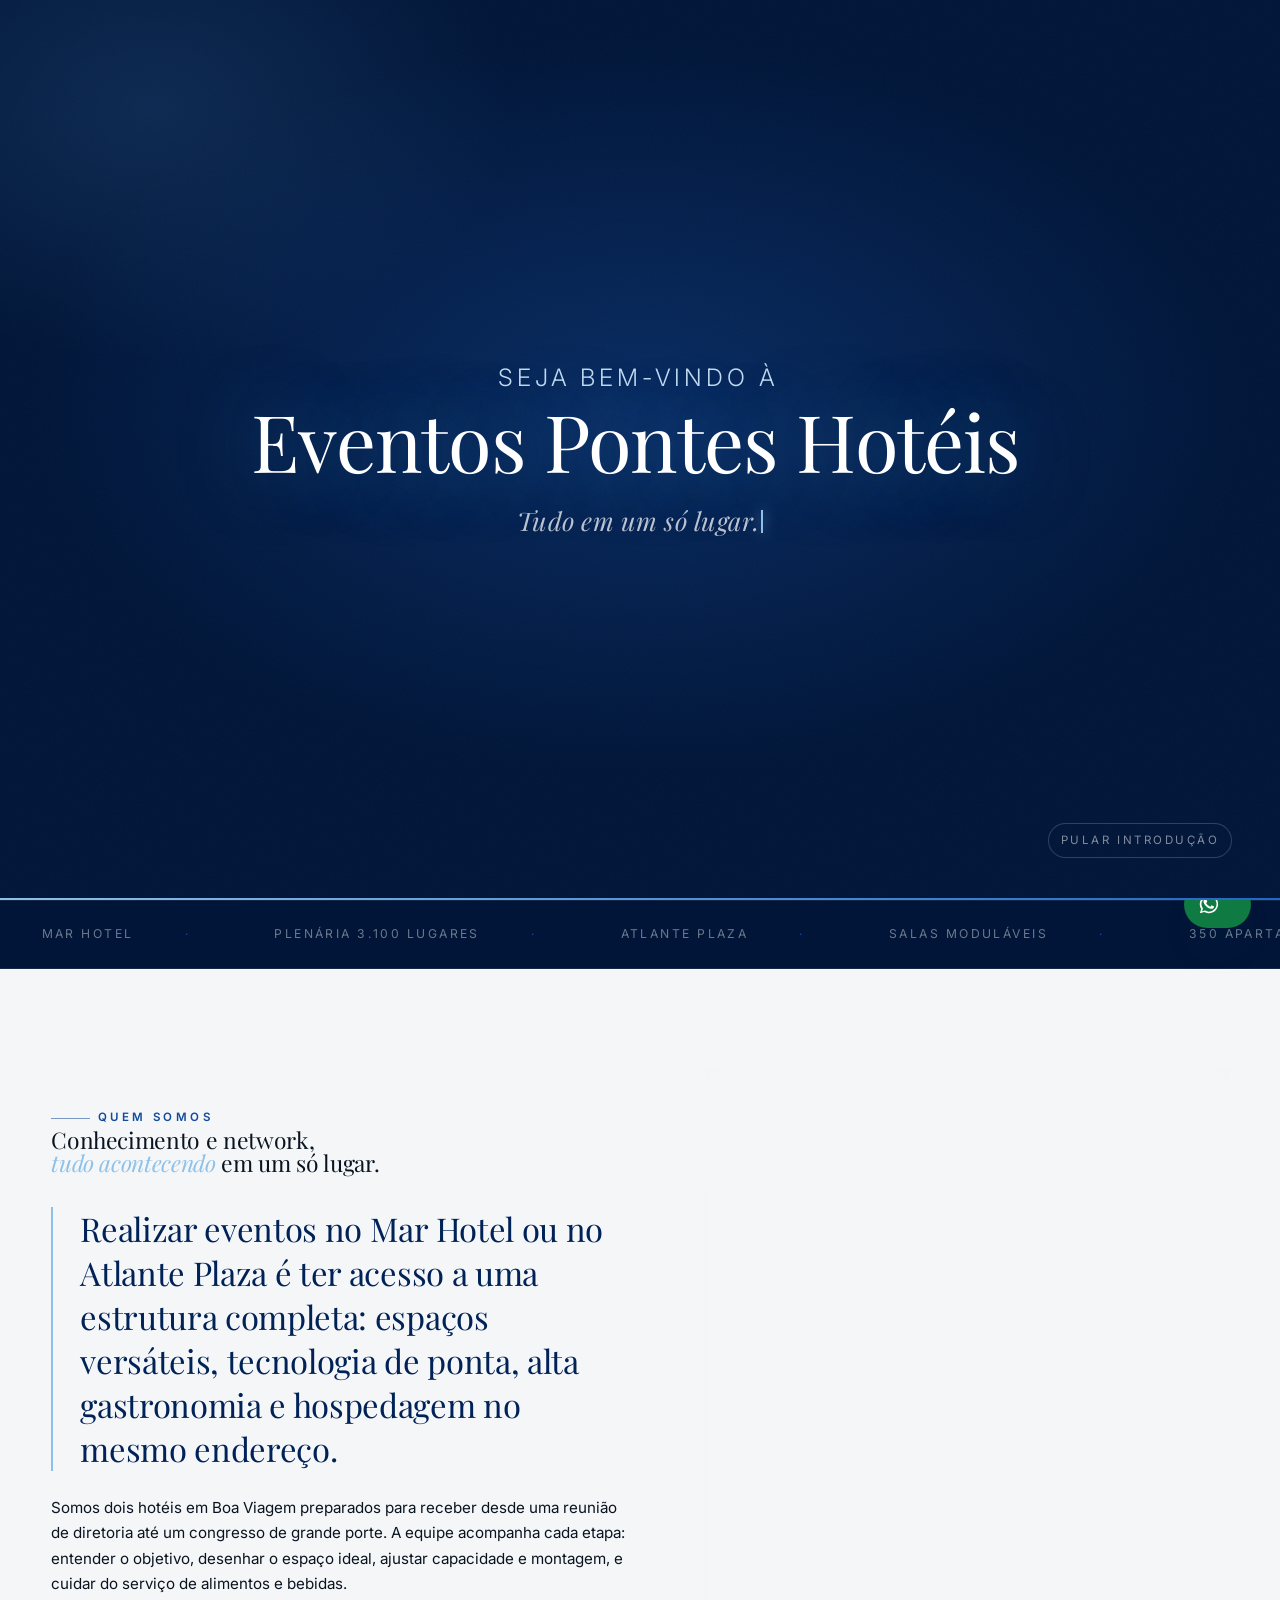
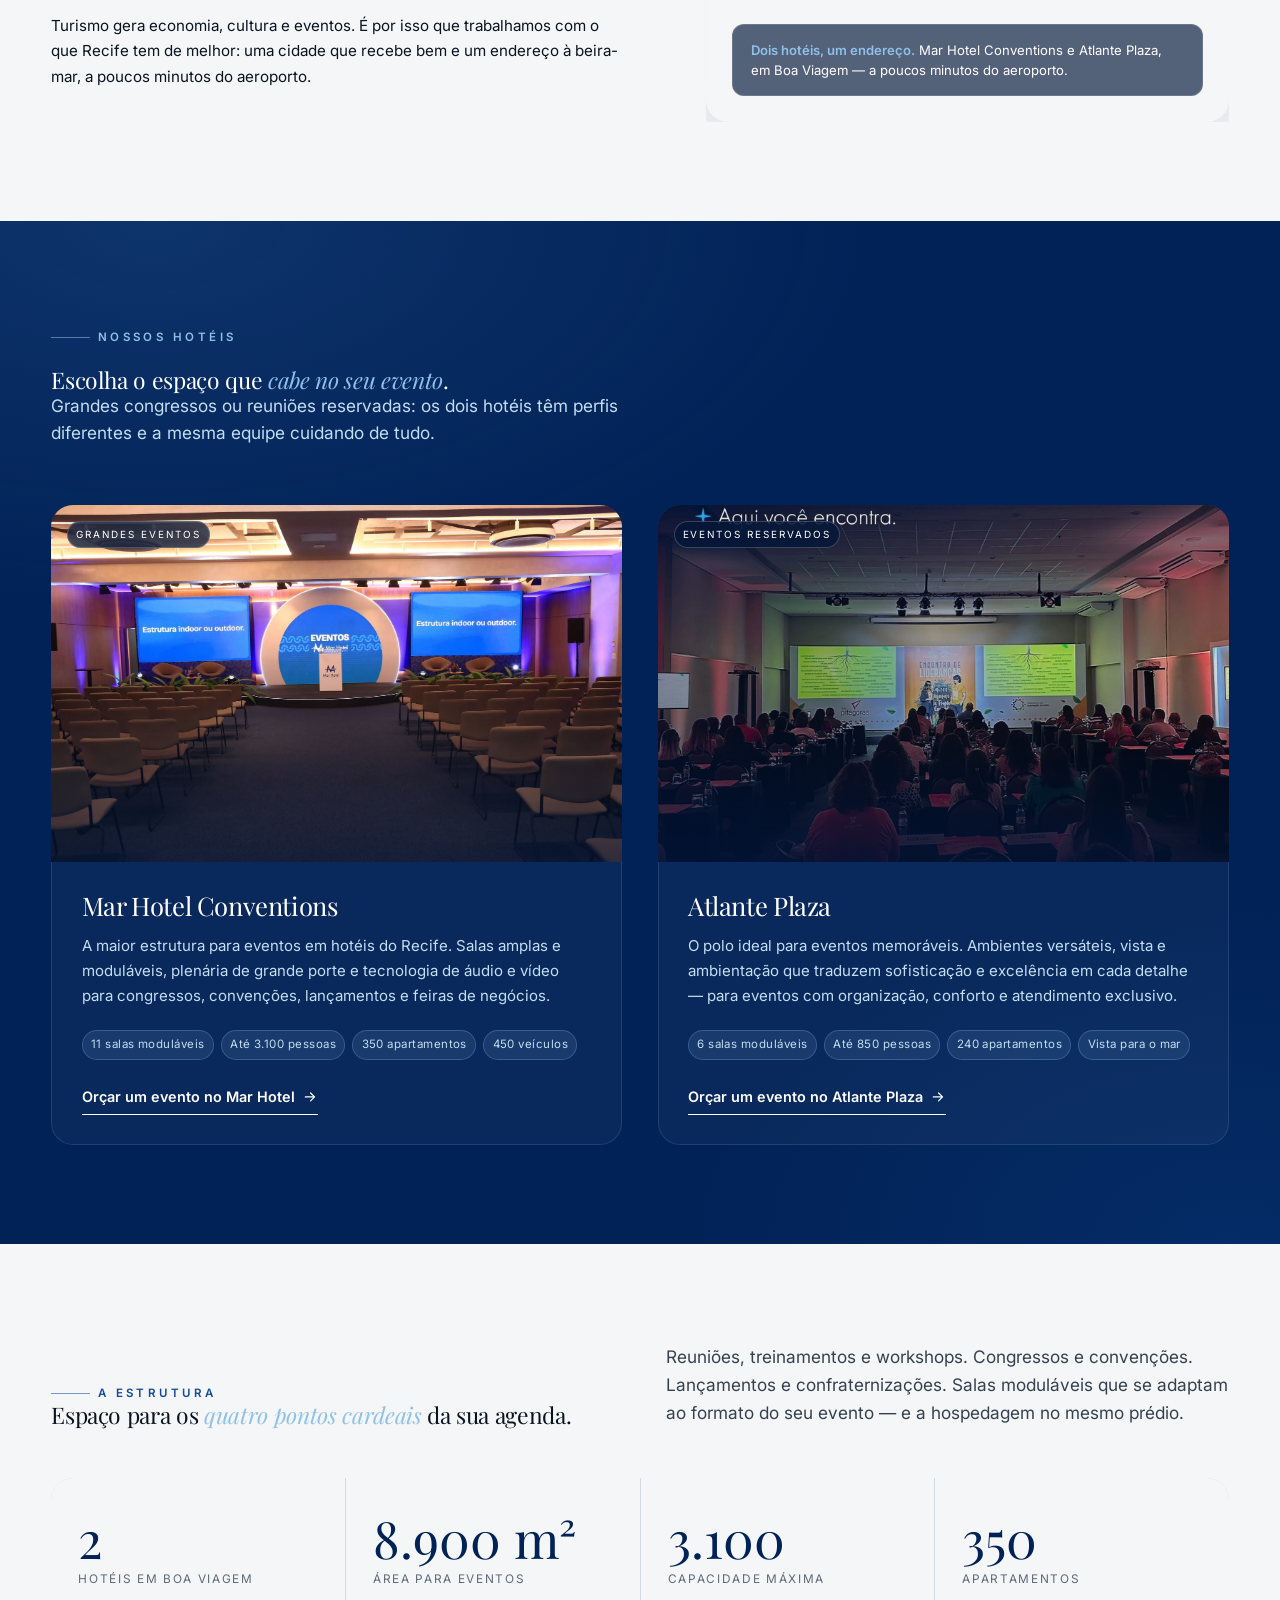
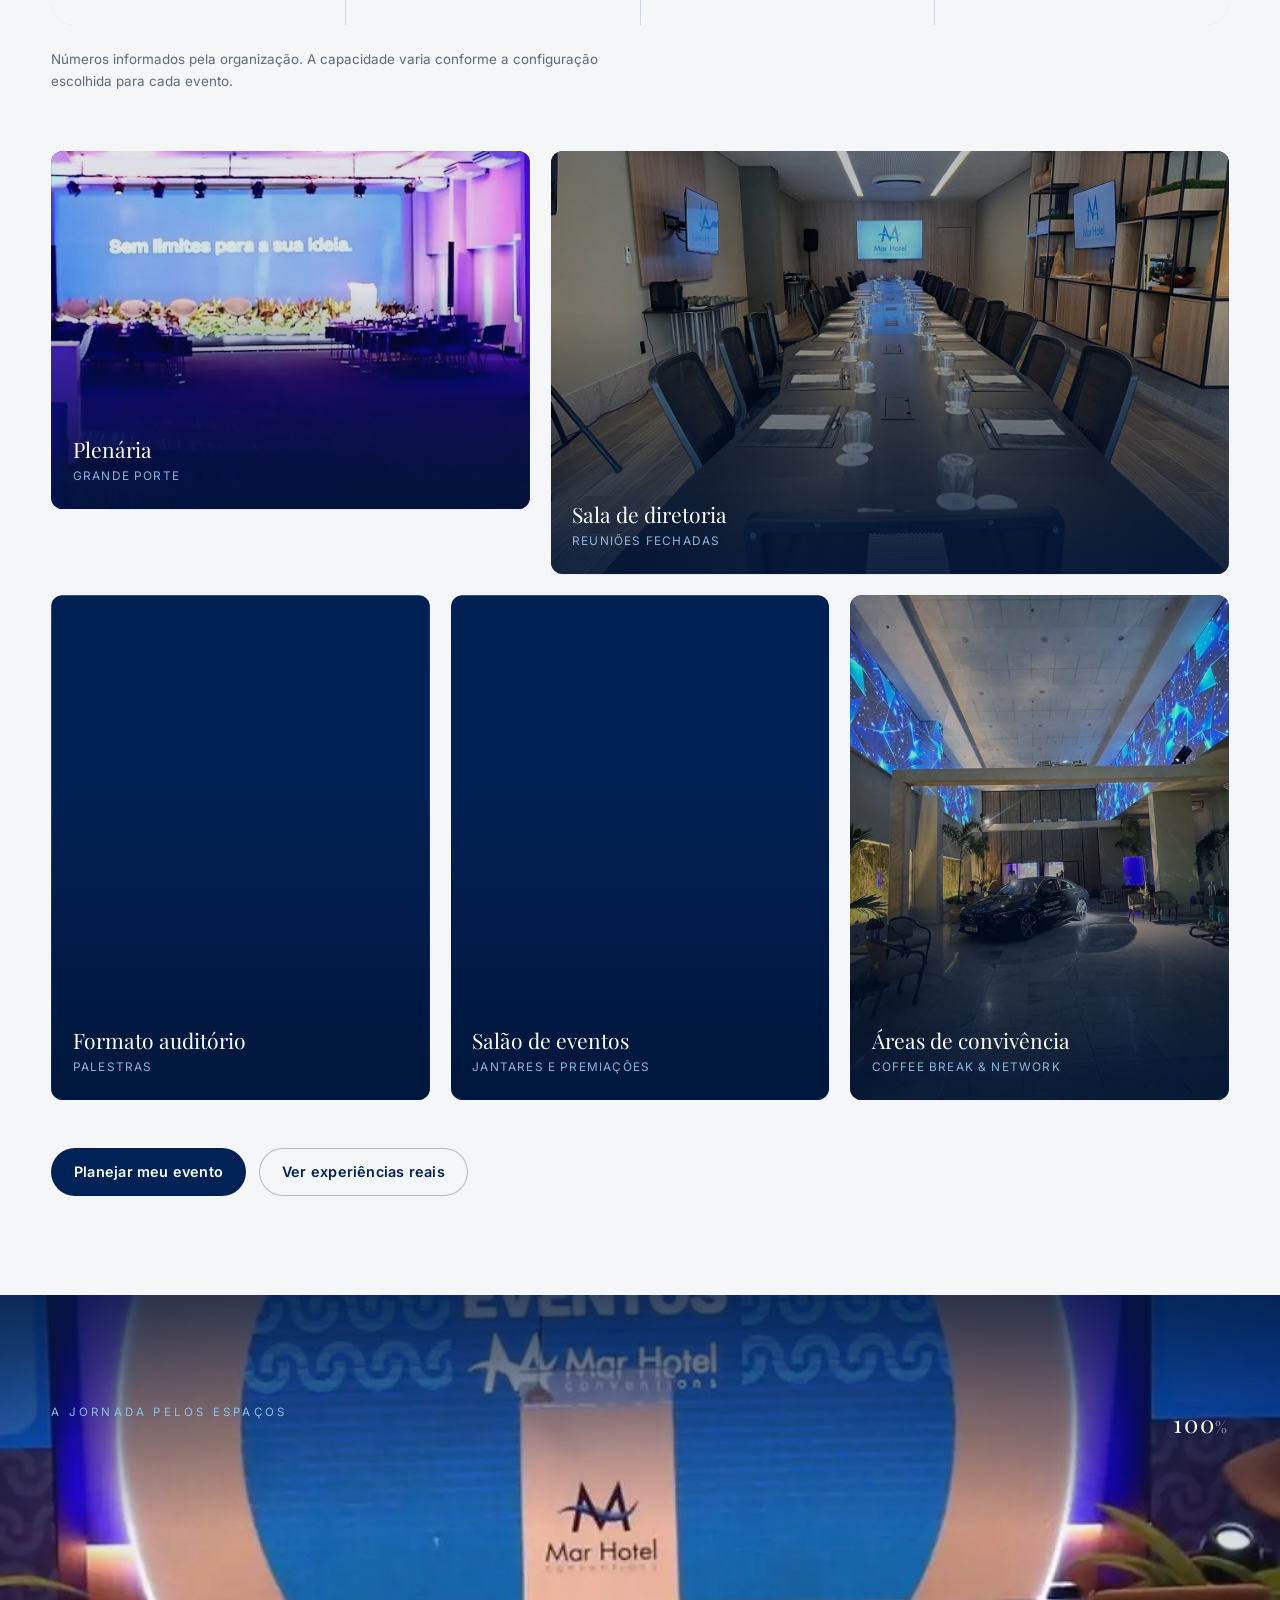
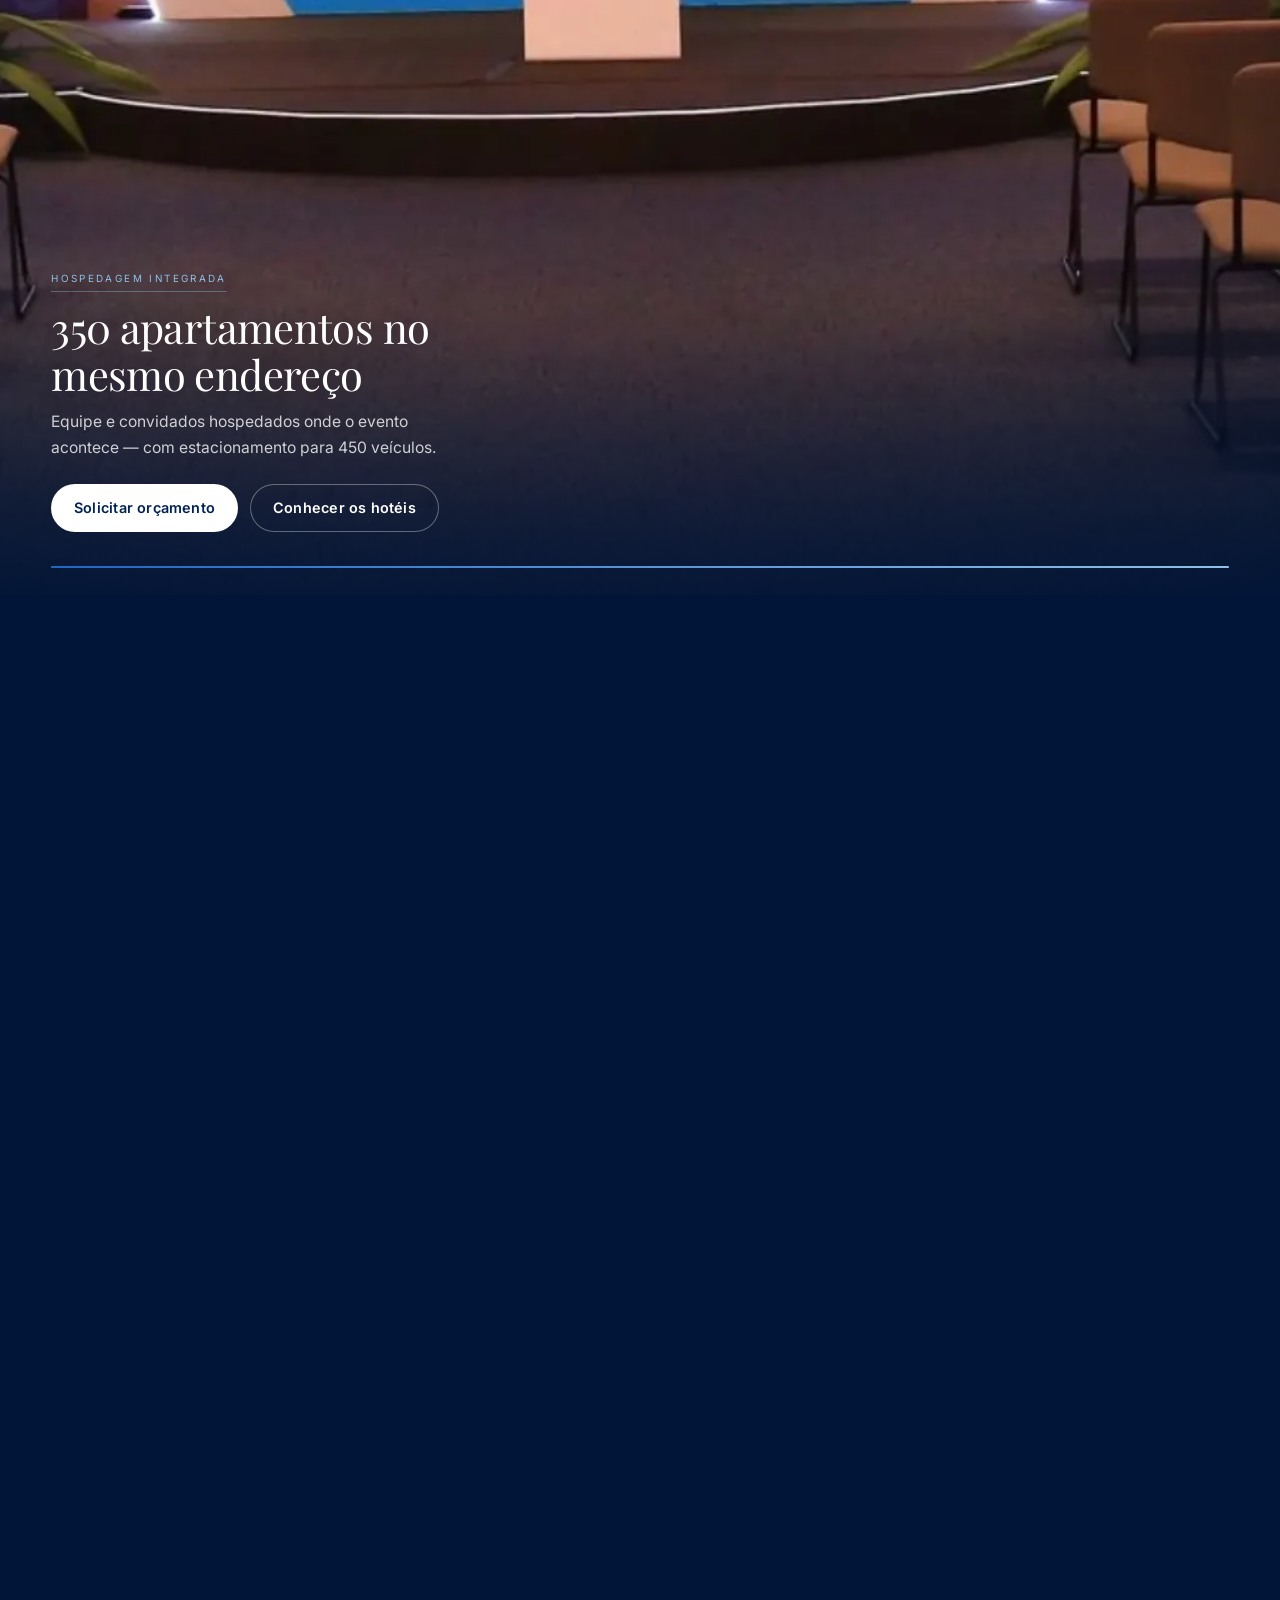
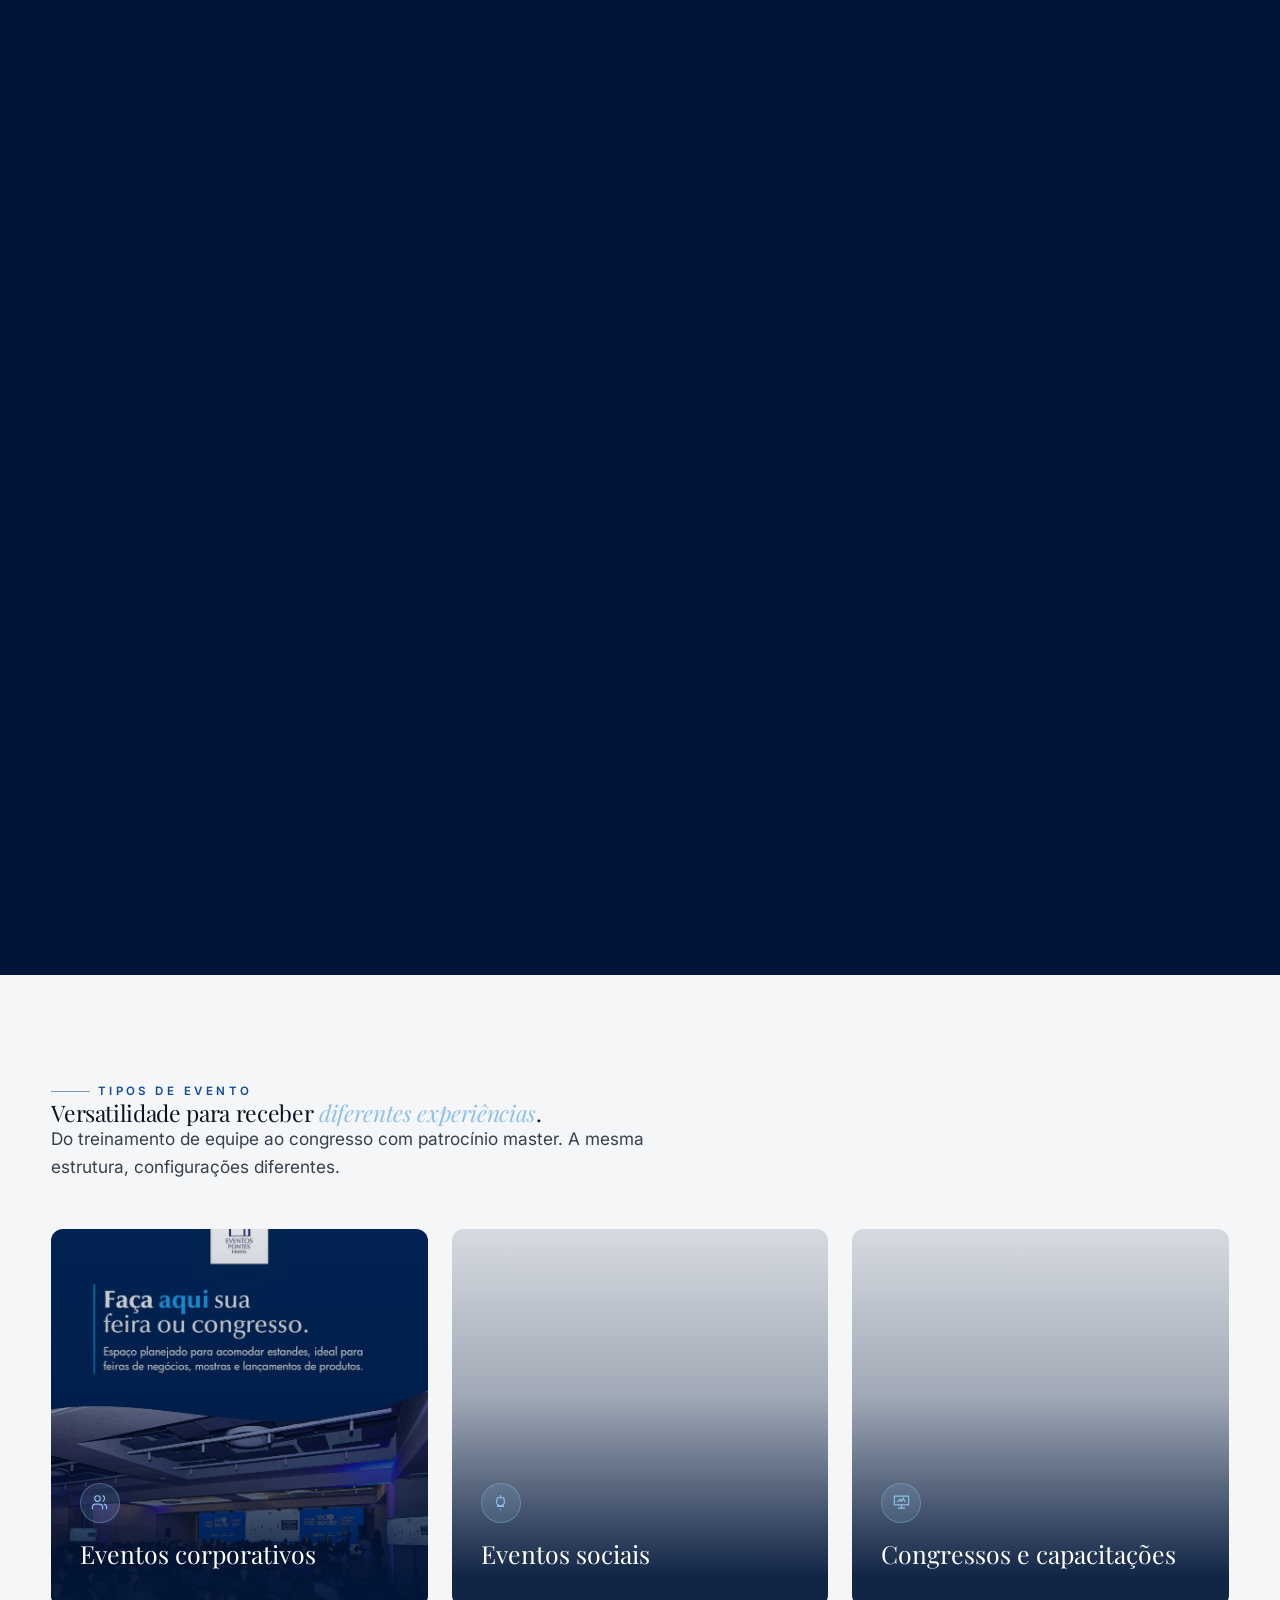
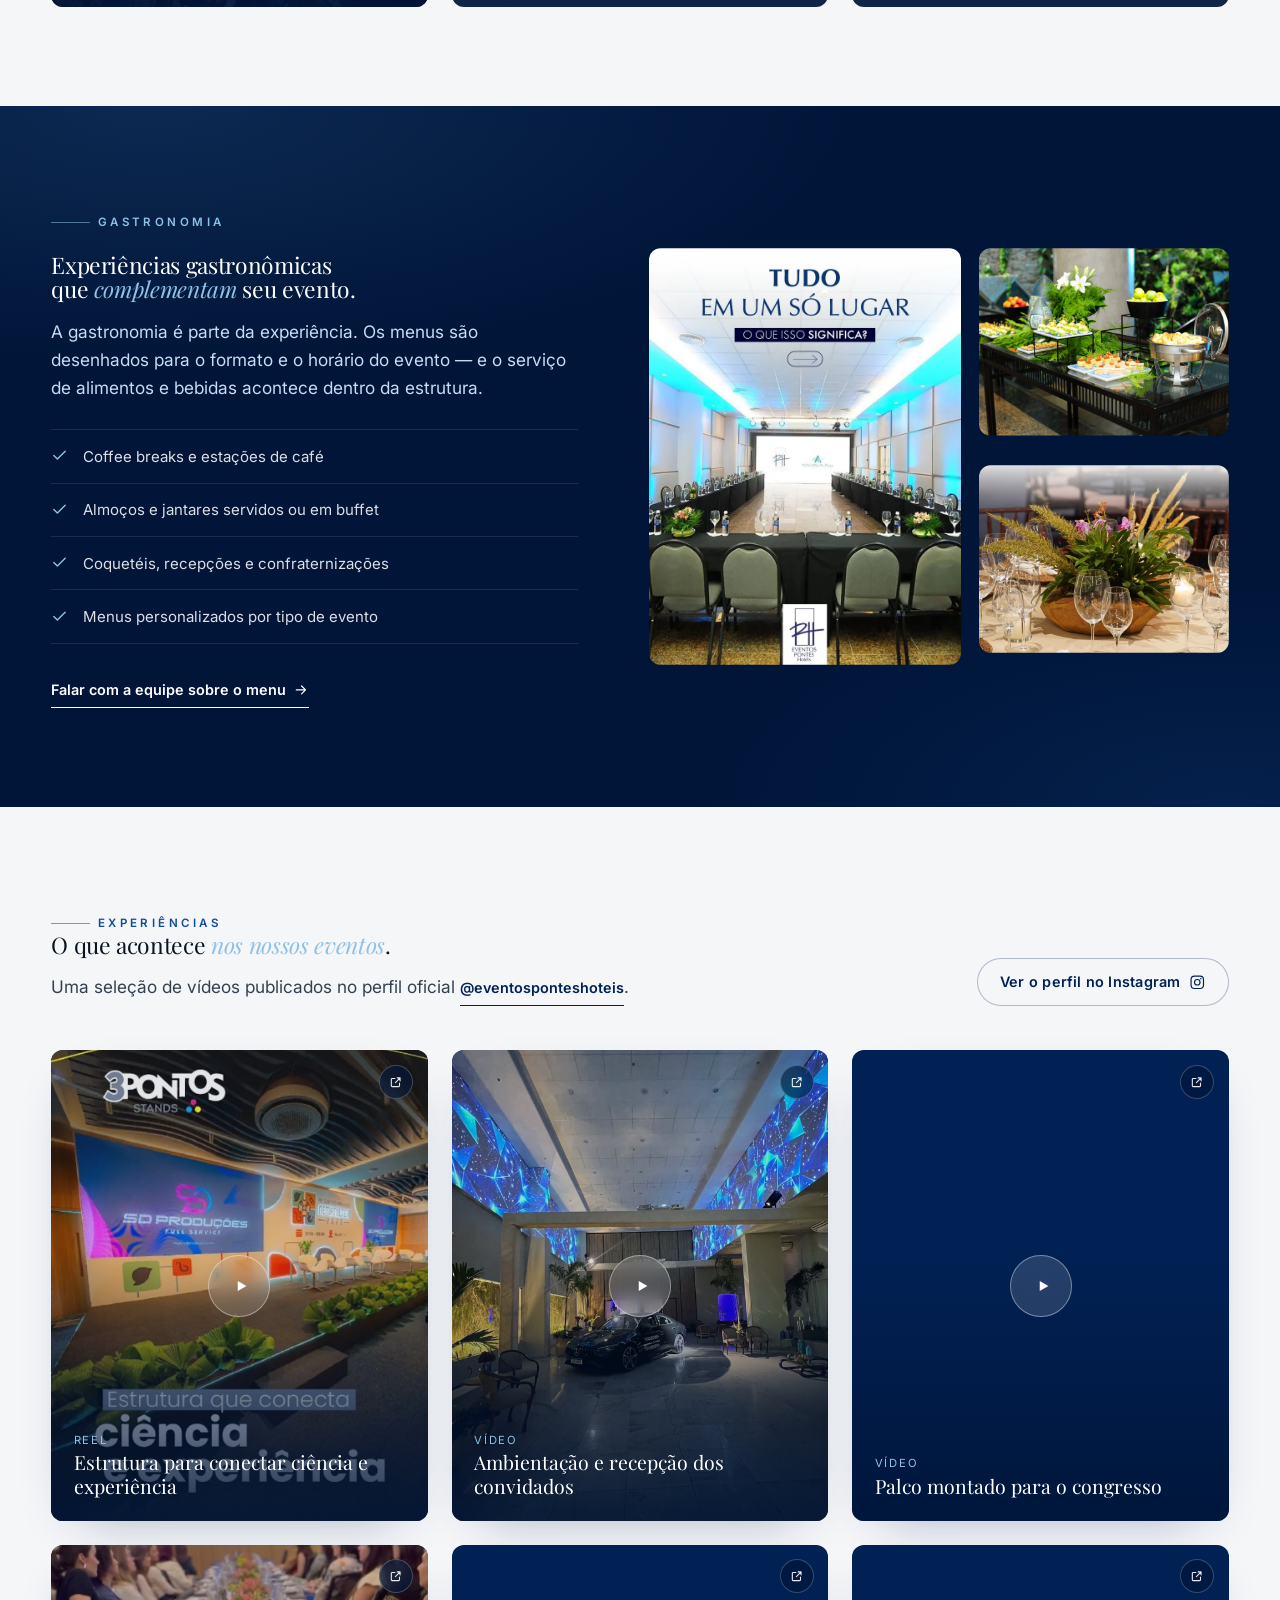
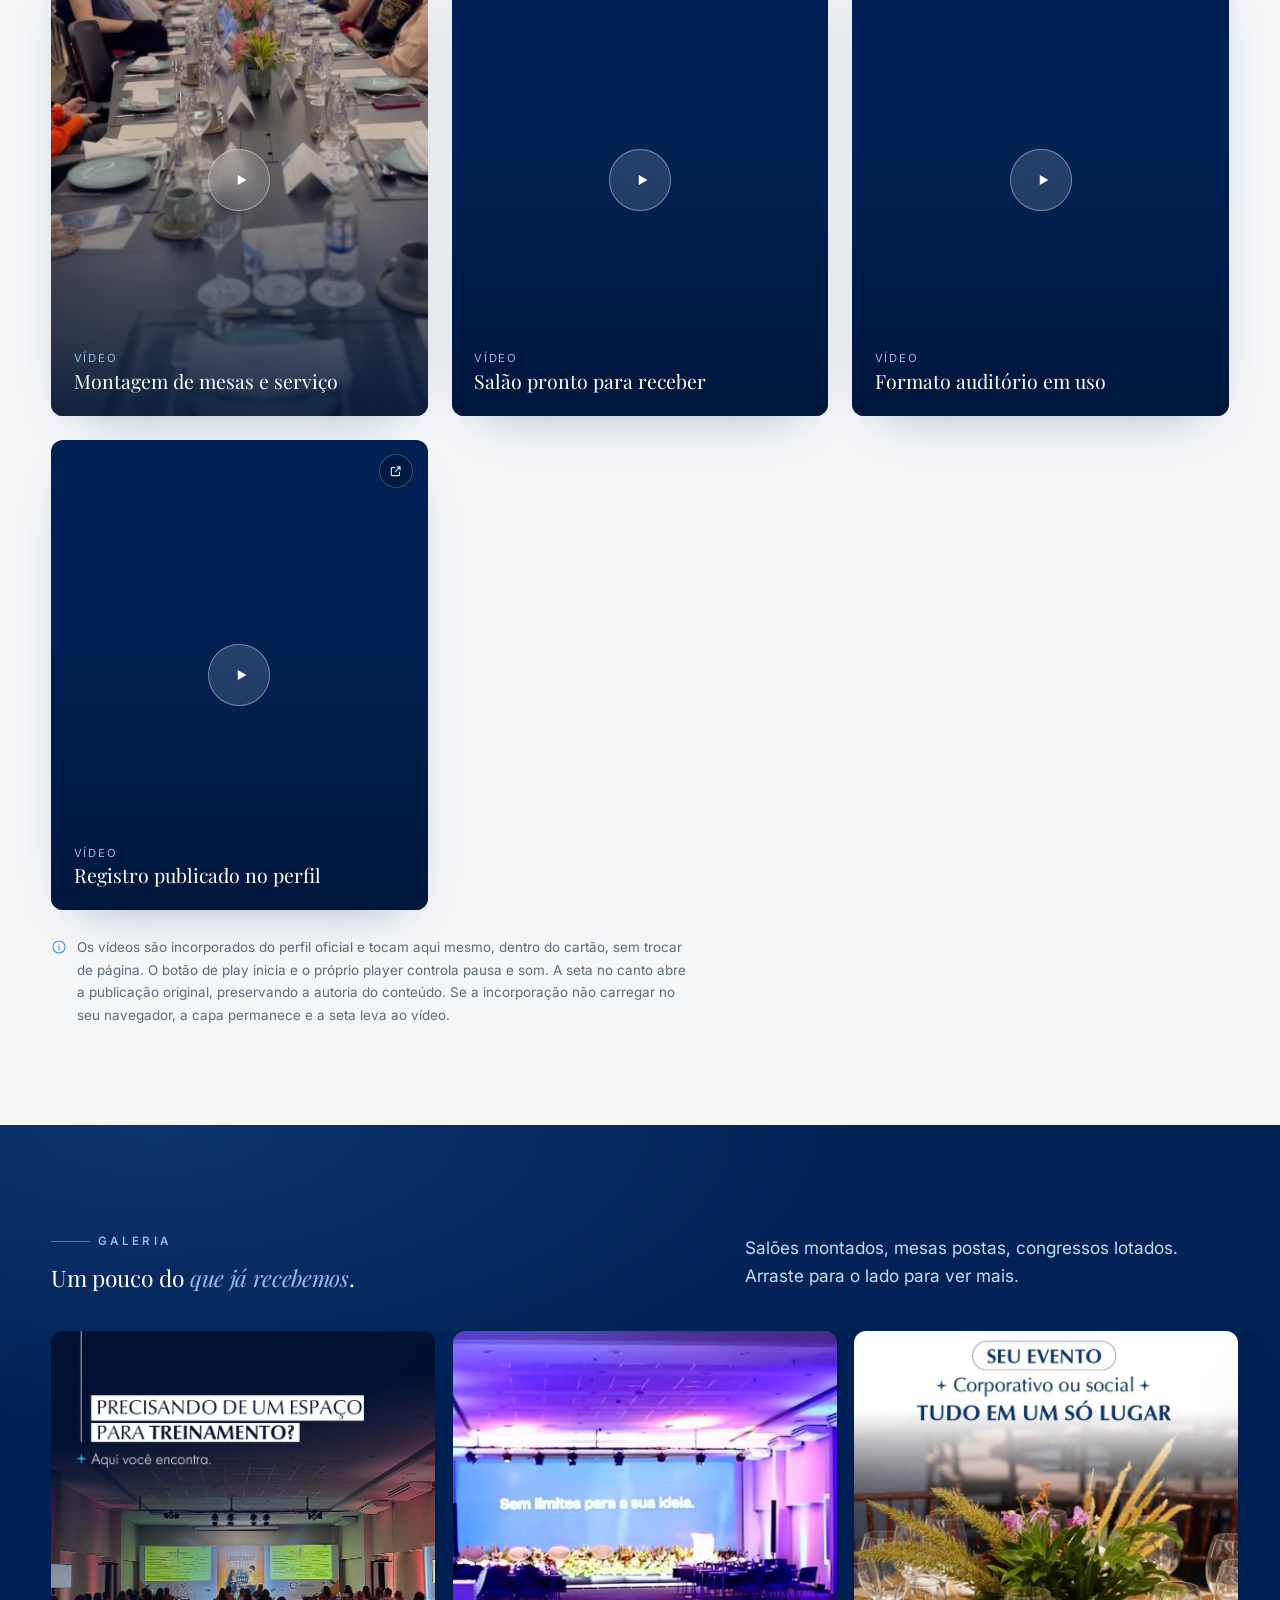
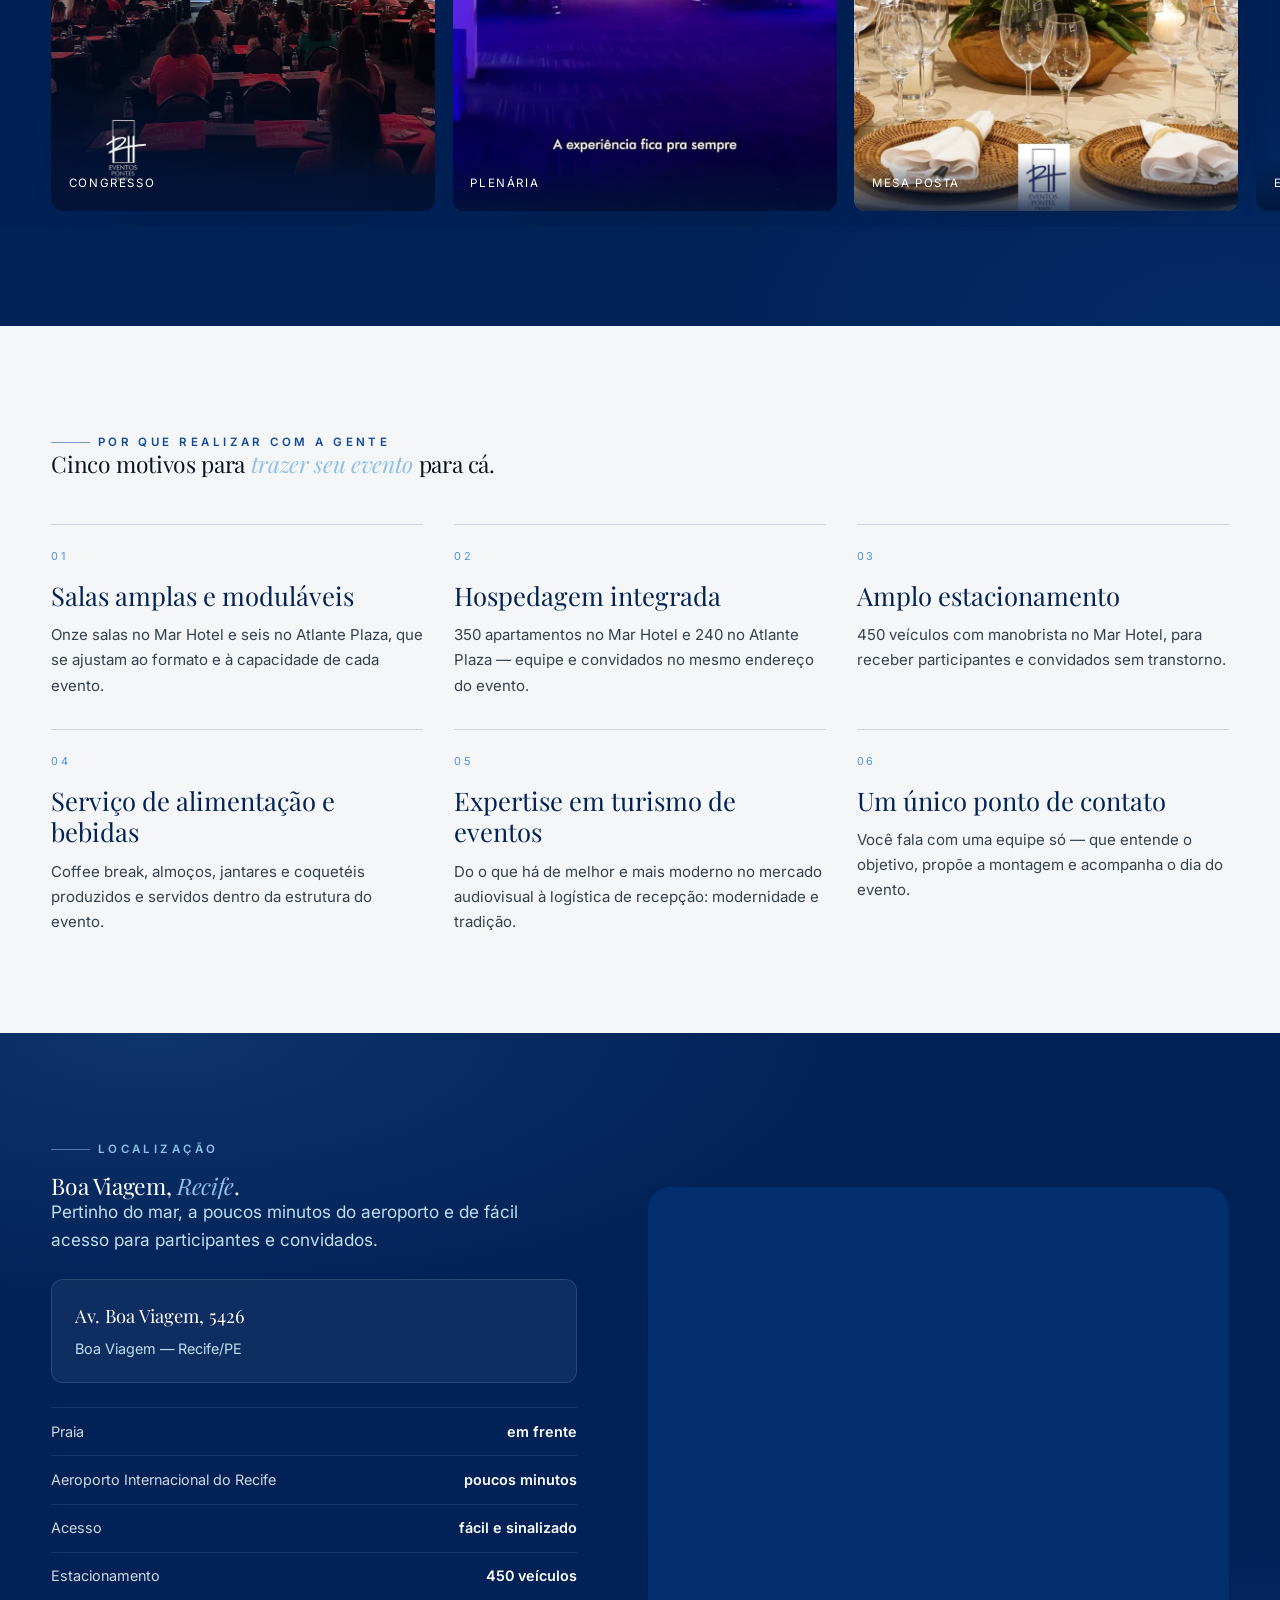
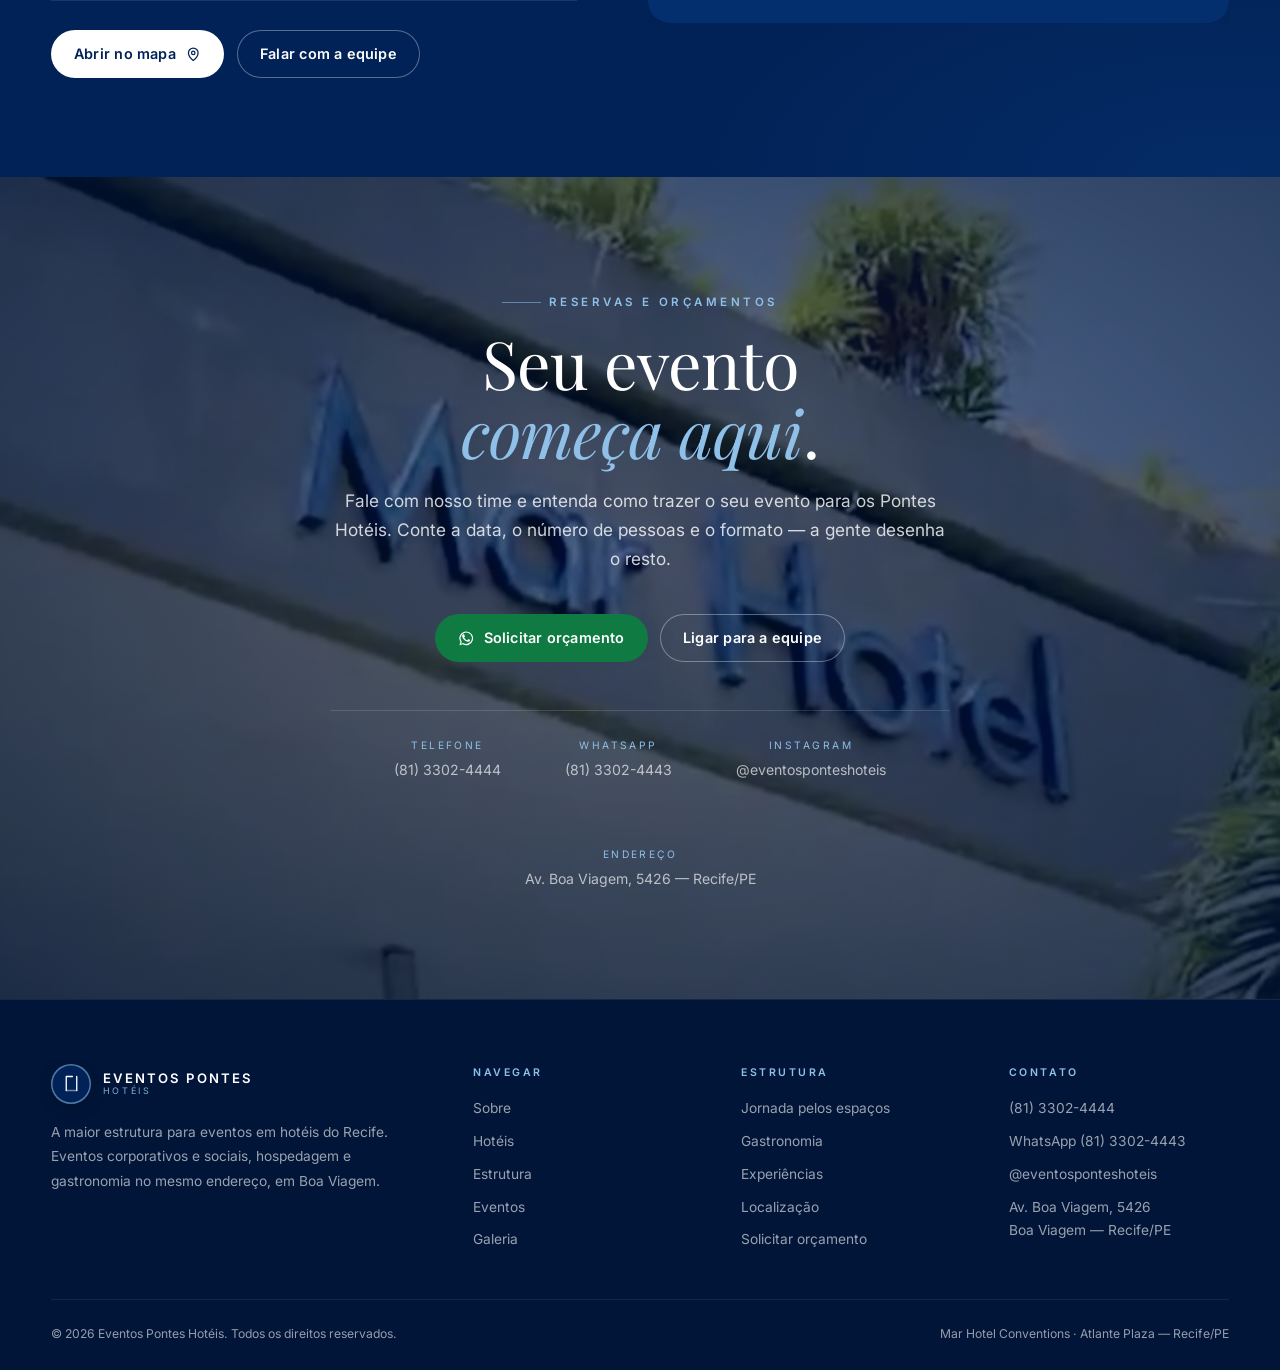
<file: index.html>
<!DOCTYPE html>
<html lang="pt-BR">
<head>
<meta charset="utf-8">
<meta name="viewport" content="width=device-width, initial-scale=1, viewport-fit=cover">
<title>Eventos Pontes Hotéis — Eventos, hospedagem e gastronomia em um só lugar | Recife</title>
<meta name="description" content="A maior estrutura para eventos em hotéis no Recife. Mar Hotel e Atlante Plaza: 8.900 m² para eventos, capacidade para até 3.100 pessoas, 350 apartamentos e gastronomia integrada. Solicite um orçamento.">
<meta name="theme-color" content="#012257">
<meta name="robots" content="index, follow">
<link rel="canonical" href="https://eventosponteshoteis.com.br/">

<meta property="og:type" content="website">
<meta property="og:locale" content="pt_BR">
<meta property="og:title" content="Eventos Pontes Hotéis — Tudo em um só lugar">
<meta property="og:description" content="A maior estrutura para eventos em hotéis no Recife. Eventos corporativos e sociais, hospedagem e gastronomia no mesmo endereço.">
<meta property="og:image" content="assets/img/hero-plenaria-1600.jpg">
<meta name="twitter:card" content="summary_large_image">

<link rel="preconnect" href="https://fonts.googleapis.com">
<link rel="preconnect" href="https://fonts.gstatic.com" crossorigin>
<link href="https://fonts.googleapis.com/css2?family=Playfair+Display:ital,wght@0,400;0,500;1,400;1,500&family=Inter:wght@300;400;500;600&display=swap" rel="stylesheet">

<link rel="preload" as="image" href="assets/img/hero-plenaria-1600.jpg" imagesrcset="assets/img/hero-plenaria-900.jpg 900w, assets/img/hero-plenaria-1600.jpg 1600w, assets/img/hero-plenaria-2000.jpg 2000w" imagesizes="100vw">
<link rel="stylesheet" href="assets/css/base.css">
<link rel="stylesheet" href="assets/css/site.css">

<link rel="icon" href="data:image/svg+xml,%3Csvg xmlns='http://www.w3.org/2000/svg' viewBox='0 0 32 32'%3E%3Crect width='32' height='32' rx='16' fill='%23012257'/%3E%3Cpath d='M10 22V10h6M22 10v12' stroke='%238fc0e8' stroke-width='1.8' fill='none' stroke-linecap='round'/%3E%3C/svg%3E">

<script type="application/ld+json">
{
  "@context": "https://schema.org",
  "@type": "Organization",
  "name": "Eventos Pontes Hotéis",
  "description": "A maior estrutura para eventos em hotéis do Recife. Eventos corporativos e sociais, hospedagem e gastronomia.",
  "url": "https://eventosponteshoteis.com.br/",
  "address": {
    "@type": "PostalAddress",
    "streetAddress": "Av. Boa Viagem, 5426 — Boa Viagem",
    "addressLocality": "Recife",
    "addressRegion": "PE",
    "addressCountry": "BR"
  },
  "sameAs": ["https://www.instagram.com/eventosponteshoteis/"],
  "contactPoint": {
    "@type": "ContactPoint",
    "telephone": "+55813302444",
    "contactType": "reservas e orçamentos",
    "availableLanguage": "Portuguese"
  }
}
</script>
</head>
<body class="intro-lock">
<script>document.documentElement.classList.add('js');</script>

<!-- ══════════════ ABERTURA CINEMATOGRÁFICA ══════════════ -->
<div id="intro" role="region" aria-label="Abertura do site">
  <div class="intro__inner">
    <p class="intro__welcome"><span class="typed" id="tw-welcome"></span><span class="caret" id="caret-welcome"></span></p>
    <h1 class="intro__brand"><span class="typed" id="tw-brand"></span><span class="caret" id="caret-brand" hidden></span></h1>
    <p class="intro__tag"><span class="typed" id="tw-tag"></span><span class="caret" id="caret-tag" hidden></span></p>
  </div>
  <button type="button" class="intro__skip" id="intro-skip">Pular introdução</button>
  <div class="intro__bar" aria-hidden="true"></div>
</div>

<a class="skip-link" href="#inicio" style="position:absolute;left:-9999px;top:0;z-index:10000;background:#fff;color:#0a1420;padding:.9rem 1.4rem;font-weight:600" onfocus="this.style.left='0'" onblur="this.style.left='-9999px'">Ir para o conteúdo</a>

<!-- ══════════════ NAVEGAÇÃO ══════════════ -->
<header class="header" id="header">
  <div class="header__bar">
    <a class="brand" href="#inicio" aria-label="Eventos Pontes Hotéis — ir para o início">
      <span class="brand__mark" aria-hidden="true">
        <svg viewBox="0 0 24 24" fill="none" stroke="currentColor" stroke-width="1.5" stroke-linecap="round" stroke-linejoin="round">
          <path d="M6 20V4h7M18 4v16"/><path d="M6 20h12" opacity=".45"/>
        </svg>
      </span>
      <span class="brand__txt">
        <span class="brand__name">Pontes</span>
        <span class="brand__sub">Hotéis</span>
      </span>
    </a>

    <nav class="nav" aria-label="Navegação principal">
      <a class="nav__a" href="#sobre">Sobre</a>
      <a class="nav__a" href="#hoteis">Hotéis</a>
      <a class="nav__a" href="#estrutura">Estrutura</a>
      <a class="nav__a" href="#eventos">Eventos</a>
      <a class="nav__a" href="#gastronomia">Gastronomia</a>
      <a class="nav__a" href="#experiencias">Experiências</a>
      <a class="nav__a" href="#galeria">Galeria</a>
      <a class="nav__a" href="#localizacao">Localização</a>
    </nav>

    <div class="header__cta">
      <a class="btn btn--ghost" href="#hoteis">Conhecer os espaços</a>
      <a class="btn btn--light" href="#orcamento">Solicitar orçamento</a>
      <button type="button" class="burger" id="burger" aria-expanded="false" aria-controls="menu" aria-label="Abrir menu">
        <span class="burger__i" aria-hidden="true"><span></span><span></span><span></span></span>
      </button>
    </div>
  </div>
</header>

<!-- painel mobile -->
<div class="menu" id="menu" aria-hidden="true">
  <nav class="menu__list" aria-label="Navegação mobile">
    <a class="menu__a" href="#sobre"><i>01</i> Sobre</a>
    <a class="menu__a" href="#hoteis"><i>02</i> Hotéis</a>
    <a class="menu__a" href="#estrutura"><i>03</i> Estrutura</a>
    <a class="menu__a" href="#eventos"><i>04</i> Eventos</a>
    <a class="menu__a" href="#gastronomia"><i>05</i> Gastronomia</a>
    <a class="menu__a" href="#experiencias"><i>06</i> Experiências</a>
    <a class="menu__a" href="#galeria"><i>07</i> Galeria</a>
    <a class="menu__a" href="#localizacao"><i>08</i> Localização</a>
  </nav>
  <div class="menu__foot">
    <a class="btn btn--light btn--full" href="#orcamento">Solicitar orçamento</a>
    <div class="menu__data">
      <a href="tel:+55813302444">(81) 3302-4444</a><br>
      <a href="https://wa.me/558133024443">WhatsApp (81) 3302-4443</a><br>
      Av. Boa Viagem, 5426 — Recife/PE
    </div>
  </div>
</div>

<noscript><style>#intro{display:none!important}body.intro-lock{overflow:auto!important}</style></noscript>

<main>

<!-- ══════════════ HERO ══════════════ -->
<section class="hero" id="inicio">
  <div class="hero__media" id="heroMedia">
    <img src="assets/img/hero-plenaria-1600.jpg"
         srcset="assets/img/hero-plenaria-900.jpg 900w, assets/img/hero-plenaria-1600.jpg 1600w, assets/img/hero-plenaria-2000.jpg 2000w"
         sizes="100vw" width="1600" height="1067" alt="Plenária do Mar Hotel montada para um evento, com cadeiras e palco iluminados em azul" fetchpriority="high" decoding="async">
  </div>

  <div class="hero__inner">
    <p class="hero__eyebrow">Eventos · Hospedagem · Gastronomia</p>
    <h1>
      <span class="ln"><span>Tudo em</span></span>
      <span class="ln"><span><em>um só</em> lugar.</span></span>
    </h1>
    <p class="hero__lead">
      A maior estrutura para eventos em hotéis do Recife. Dois hotéis, salas moduláveis,
      gastronomia própria e hospedagem integrada — no mesmo endereço, em Boa Viagem.
    </p>
    <div class="hero__actions">
      <a class="btn btn--light" href="#orcamento">Solicitar orçamento</a>
      <a class="btn btn--ghost" href="#jornada">
        Conhecer os espaços
        <svg class="ico" viewBox="0 0 24 24" fill="none" stroke="currentColor" stroke-width="1.8" stroke-linecap="round" stroke-linejoin="round" aria-hidden="true"><path d="M5 12h14M13 6l6 6-6 6"/></svg>
      </a>
    </div>
    <dl class="hero__facts">
      <div><dt class="fact__l">Hotéis</dt><dd class="fact__n">2</dd></div>
      <div><dt class="fact__l">Área para eventos</dt><dd class="fact__n">8.900 m²</dd></div>
      <div><dt class="fact__l">Pessoas</dt><dd class="fact__n">3.100</dd></div>
      <div><dt class="fact__l">Apartamentos</dt><dd class="fact__n">350</dd></div>
    </dl>
  </div>

  <div class="hero__scroll" aria-hidden="true">Role <i></i></div>
</section>

<!-- ══════════════ FAIXA ══════════════ -->
<div class="strip" aria-hidden="true">
  <div class="marquee">
    <div class="marquee__set">
      <span class="marquee__item">Mar Hotel</span>
      <span class="marquee__item">Plenária 3.100 lugares</span>
      <span class="marquee__item">Atlante Plaza</span>
      <span class="marquee__item">Salas moduláveis</span>
      <span class="marquee__item">350 apartamentos</span>
      <span class="marquee__item">Coffee break &amp; banquetes</span>
      <span class="marquee__item">Estacionamento 450 veículos</span>
      <span class="marquee__item">Boa Viagem · Recife</span>
    </div>
    <div class="marquee__set">
      <span class="marquee__item">Mar Hotel</span>
      <span class="marquee__item">Plenária 3.100 lugares</span>
      <span class="marquee__item">Atlante Plaza</span>
      <span class="marquee__item">Salas moduláveis</span>
      <span class="marquee__item">350 apartamentos</span>
      <span class="marquee__item">Coffee break &amp; banquetes</span>
      <span class="marquee__item">Estacionamento 450 veículos</span>
      <span class="marquee__item">Boa Viagem · Recife</span>
    </div>
  </div>
</div>

<!-- ══════════════ SOBRE ══════════════ -->
<section class="section manifesto" id="sobre">
  <div class="wrap">
    <div class="manifesto__grid">
      <div>
        <p class="eyebrow reveal">Quem somos</p>
        <h2 class="display reveal" style="--d:80ms">
          Conhecimento e network,<br><em>tudo acontecendo</em> em um só lugar.
        </h2>
        <p class="manifesto__quote reveal" style="--d:160ms">
          Realizar eventos no Mar Hotel ou no Atlante Plaza é ter acesso a uma estrutura
          completa: espaços versáteis, tecnologia de ponta, alta gastronomia e hospedagem
          no mesmo endereço.
        </p>
        <div class="manifesto__body">
          <p class="reveal" style="--d:220ms">
            Somos dois hotéis em Boa Viagem preparados para receber desde uma reunião de
            diretoria até um congresso de grande porte. A equipe acompanha cada etapa:
            entender o objetivo, desenhar o espaço ideal, ajustar capacidade e montagem,
            e cuidar do serviço de alimentos e bebidas.
          </p>
          <p class="reveal" style="--d:280ms">
            Turismo gera economia, cultura e eventos. É por isso que trabalhamos com o que
            Recife tem de melhor: uma cidade que recebe bem e um endereço à beira-mar, a
            poucos minutos do aeroporto.
          </p>
        </div>
      </div>

      <figure class="manifesto__media reveal-img" style="--d:120ms">
        <img src="assets/img/mar-hotel-exterior-1600.webp"
             srcset="assets/img/mar-hotel-exterior-900.jpg 900w, assets/img/mar-hotel-exterior-1600.webp 1600w"
             sizes="(max-width: 1024px) 92vw, 42vw" width="1600" height="2001" loading="lazy" decoding="async"
             alt="Vista aérea do Mar Hotel e do edifício Atlante Plaza, com Boa Viagem e o mar ao fundo">
        <figcaption class="manifesto__badge">
          <b>Dois hotéis, um endereço.</b> Mar Hotel Conventions e Atlante Plaza,
          em Boa Viagem — a poucos minutos do aeroporto.
        </figcaption>
      </figure>
    </div>
  </div>
</section>

<!-- ══════════════ HOTÉIS ══════════════ -->
<section class="section dark hotels" id="hoteis">
  <div class="wrap">
    <div class="hotels__head">
      <p class="eyebrow reveal">Nossos hotéis</p>
      <h2 class="display reveal" style="--d:80ms">Escolha o espaço que <em>cabe no seu evento</em>.</h2>
      <p class="lead reveal" style="--d:160ms">
        Grandes congressos ou reuniões reservadas: os dois hotéis têm perfis diferentes
        e a mesma equipe cuidando de tudo.
      </p>
    </div>

    <div class="hotels__grid">
      <article class="hotel reveal" style="--d:60ms">
        <div class="hotel__media">
          <span class="hotel__tag">Grandes eventos</span>
          <img src="assets/img/hero-plenaria-1600.webp" width="1600" height="1067" loading="lazy" decoding="async"
               alt="Plenária montada em formato auditório, com palco iluminado ao fundo">
        </div>
        <div class="hotel__body">
          <h3 class="display">Mar Hotel Conventions</h3>
          <p>
            A maior estrutura para eventos em hotéis do Recife. Salas amplas e moduláveis,
            plenária de grande porte e tecnologia de áudio e vídeo para congressos,
            convenções, lançamentos e feiras de negócios.
          </p>
          <div class="hotel__specs">
            <span class="chip">11 salas moduláveis</span>
            <span class="chip">Até 3.100 pessoas</span>
            <span class="chip">350 apartamentos</span>
            <span class="chip">450 veículos</span>
          </div>
          <a class="link-underline hotel__cta" href="#orcamento">
            Orçar um evento no Mar Hotel
            <svg class="ico" viewBox="0 0 24 24" fill="none" stroke="currentColor" stroke-width="1.8" stroke-linecap="round" stroke-linejoin="round" aria-hidden="true" style="width:1.1em;height:1.1em"><path d="M5 12h14M13 6l6 6-6 6"/></svg>
          </a>
        </div>
      </article>

      <article class="hotel reveal" style="--d:140ms">
        <div class="hotel__media">
          <span class="hotel__tag">Eventos reservados</span>
          <img src="assets/img/evento-publico-1600.webp" width="1600" height="2001" loading="lazy" decoding="async"
               alt="Salão de eventos do Atlante Plaza com público sentado e telas de projeção">
        </div>
        <div class="hotel__body">
          <h3 class="display">Atlante Plaza</h3>
          <p>
            O polo ideal para eventos memoráveis. Ambientes versáteis, vista e
            ambientação que traduzem sofisticação e excelência em cada detalhe —
            para eventos com organização, conforto e atendimento exclusivo.
          </p>
          <div class="hotel__specs">
            <span class="chip">6 salas moduláveis</span>
            <span class="chip">Até 850 pessoas</span>
            <span class="chip">240 apartamentos</span>
            <span class="chip">Vista para o mar</span>
          </div>
          <a class="link-underline hotel__cta" href="#orcamento">
            Orçar um evento no Atlante Plaza
            <svg class="ico" viewBox="0 0 24 24" fill="none" stroke="currentColor" stroke-width="1.8" stroke-linecap="round" stroke-linejoin="round" aria-hidden="true" style="width:1.1em;height:1.1em"><path d="M5 12h14M13 6l6 6-6 6"/></svg>
          </a>
        </div>
      </article>
    </div>
  </div>
</section>

<!-- ══════════════ ESTRUTURA ══════════════ -->
<section class="section estrutura" id="estrutura">
  <div class="wrap wrap--wide">
    <div class="estrutura__head">
      <div>
        <p class="eyebrow reveal">A estrutura</p>
        <h2 class="display reveal" style="--d:80ms">Espaço para os <em>quatro pontos cardeais</em> da sua agenda.</h2>
      </div>
      <p class="lead reveal" style="--d:160ms">
        Reuniões, treinamentos e workshops. Congressos e convenções. Lançamentos e
        confraternizações. Salas moduláveis que se adaptam ao formato do seu evento —
        e a hospedagem no mesmo prédio.
      </p>
    </div>

    <div class="stats reveal" style="--d:80ms">
      <div class="stat"><span class="stat__n" data-count="2">2</span><span class="stat__l">Hotéis em Boa Viagem</span></div>
      <div class="stat"><span class="stat__n" data-count="8900" data-suffix=" m²">8.900 m²</span><span class="stat__l">Área para eventos</span></div>
      <div class="stat"><span class="stat__n" data-count="3100">3.100</span><span class="stat__l">Capacidade máxima</span></div>
      <div class="stat"><span class="stat__n" data-count="350">350</span><span class="stat__l">Apartamentos</span></div>
    </div>
    <p class="estrutura__note reveal">
      Números informados pela organização. A capacidade varia conforme a configuração
      escolhida para cada evento.
    </p>

    <div class="espacos">
      <figure class="space space--a reveal-img">
        <img src="assets/img/espaco-plenaria-900.jpg" width="900" height="1600" loading="lazy" decoding="async"
             alt="Plenária montada com dezenas de mesas redondas e palco ao fundo">
        <figcaption class="space__cap"><strong>Plenária</strong><span>Grande porte</span></figcaption>
      </figure>
      <figure class="space space--b reveal-img" style="--d:100ms">
        <img src="assets/img/espaco-diretoria-1600.jpg" width="1600" height="1200" loading="lazy" decoding="async"
             alt="Sala de reunião com mesa central comprida, cadeiras e telas de projeção">
        <figcaption class="space__cap"><strong>Sala de diretoria</strong><span>Reuniões fechadas</span></figcaption>
      </figure>
      <figure class="space space--c reveal-img" style="--d:60ms">
        <img src="assets/img/espaco-classroom-900.jpg" width="900" height="1600" loading="lazy" decoding="async"
             alt="Sala em formato auditório com fileiras de cadeiras e mesa de apoio">
        <figcaption class="space__cap"><strong>Formato auditório</strong><span>Palestras</span></figcaption>
      </figure>
      <figure class="space space--d reveal-img" style="--d:120ms">
        <img src="assets/img/espaco-salao-tela-900.webp" width="900" height="1600" loading="lazy" decoding="async"
             alt="Salão de eventos com mesas postas e tela de projeção ao fundo">
        <figcaption class="space__cap"><strong>Salão de eventos</strong><span>Jantares e premiações</span></figcaption>
      </figure>
      <figure class="space space--e reveal-img" style="--d:180ms">
        <img src="assets/img/espaco-lounge-1600.webp" width="1600" height="1600" loading="lazy" decoding="async"
             alt="Área de convivência com poltronas, iluminação cênica azul e decoração">
        <figcaption class="space__cap"><strong>Áreas de convivência</strong><span>Coffee break &amp; network</span></figcaption>
      </figure>
    </div>

    <div style="margin-top:clamp(2rem,4vw,3rem);display:flex;flex-wrap:wrap;gap:.8rem">
      <a class="btn" href="#orcamento">Planejar meu evento</a>
      <a class="btn btn--outline" href="#experiencias">Ver experiências reais</a>
    </div>
  </div>
</section>

<!-- ══════════════ JORNADA (filme com scroll) ══════════════ -->
<section class="film" id="jornada" aria-label="Jornada pelos espaços">
  <div class="film__sticky">
    <!-- UMA única fotografia, estática, para a seção inteira.
         Não há vídeo, não há sequência de quadros, não há zoom nem parallax:
         a foto fica parada e apenas os TEXTOS (.beat) trocam na rolagem. -->
    <img class="film__canvas" src="assets/film/jornada-poster.webp"
         width="1280" height="720" alt="" aria-hidden="true" decoding="async">
    <div class="film__grade" aria-hidden="true"></div>

    <div class="film__ui">
      <div class="film__top">
        <p class="film__label">A jornada pelos espaços</p>
        <p class="film__count"><b id="filmPct">00</b>%</p>
      </div>

      <div class="film__beats" id="filmBeats">
        <article class="beat" data-show="0.02" data-hide="0.19">
          <span class="beat__tag">Mar Hotel · Recife</span>
          <h3>A maior estrutura para eventos em hotéis</h3>
          <p>8.900 m² de área para eventos, salas moduláveis e tecnologia de áudio e vídeo.</p>
        </article>
        <article class="beat" data-show="0.19" data-hide="0.36">
          <span class="beat__tag">Plenária</span>
          <h3>Espaço para até 3.100 pessoas</h3>
          <p>Palco, projeção e ambientação para congressos, convenções e lançamentos.</p>
        </article>
        <article class="beat" data-show="0.36" data-hide="0.53">
          <span class="beat__tag">Salas moduláveis</span>
          <h3>Onze salas que viram uma</h3>
          <p>Treinamentos, workshops, reuniões de diretoria e confraternizações — no formato que o evento pedir.</p>
        </article>
        <article class="beat" data-show="0.53" data-hide="0.70">
          <span class="beat__tag">Gastronomia</span>
          <h3>Menus desenhados para o seu evento</h3>
          <p>Coffee breaks, almoços, coquetéis e banquetes com serviço de A&amp;B dentro da estrutura.</p>
        </article>
        <article class="beat" data-show="0.70" data-hide="0.88">
          <span class="beat__tag">O endereço</span>
          <h3>Recife, à beira-mar</h3>
          <p>Boa Viagem: pertinho da praia, a poucos minutos do aeroporto e de fácil acesso.</p>
        </article>
        <article class="beat" data-show="0.88" data-hide="1.01">
          <span class="beat__tag">Hospedagem integrada</span>
          <h3>350 apartamentos no mesmo endereço</h3>
          <p>Equipe e convidados hospedados onde o evento acontece — com estacionamento para 450 veículos.</p>
          <div style="margin-top:1.4rem;display:flex;flex-wrap:wrap;gap:.7rem">
            <a class="btn btn--light" href="#orcamento">Solicitar orçamento</a>
            <a class="btn btn--ghost" href="#hoteis">Conhecer os hotéis</a>
          </div>
        </article>
      </div>
    </div>

    <div class="film__bar" aria-hidden="true"><i id="filmBar"></i></div>
  </div>
</section>

<!-- ══════════════ TIPOS DE EVENTO ══════════════ -->
<section class="section tipos" id="eventos">
  <div class="wrap wrap--wide">
    <div class="tipos__head">
      <p class="eyebrow reveal">Tipos de evento</p>
      <h2 class="display reveal" style="--d:80ms">Versatilidade para receber <em>diferentes experiências</em>.</h2>
      <p class="lead reveal" style="--d:160ms">
        Do treinamento de equipe ao congresso com patrocínio master. A mesma estrutura,
        configurações diferentes.
      </p>
    </div>

    <div class="tipos__grid">
      <article class="tipo reveal" style="--d:60ms">
        <img src="assets/img/evento-corporativo-1600.webp" width="1600" height="2001" loading="lazy" decoding="async"
             alt="Sala de evento corporativo com público sentado e palco iluminado em azul">
        <div class="tipo__body">
          <span class="tipo__ico" aria-hidden="true">
            <svg viewBox="0 0 24 24" fill="none" stroke="currentColor" stroke-width="1.5" stroke-linecap="round" stroke-linejoin="round"><path d="M16 20v-2a4 4 0 0 0-4-4H7a4 4 0 0 0-4 4v2"/><circle cx="9.5" cy="7" r="3.5"/><path d="M21 20v-2a4 4 0 0 0-3-3.87M16.5 3.6a4 4 0 0 1 0 6.8"/></svg>
          </span>
          <h3>Eventos corporativos</h3>
          <p>Congressos e convenções, treinamentos e workshops, reuniões de diretoria, palestras e lançamentos.</p>
        </div>
      </article>

      <article class="tipo reveal" style="--d:140ms">
        <img src="assets/img/evento-social-1600.webp" width="1600" height="2001" loading="lazy" decoding="async"
             alt="Ambiente de evento social decorado com flores, velas e iluminação intimista">
        <div class="tipo__body">
          <span class="tipo__ico" aria-hidden="true">
            <svg viewBox="0 0 24 24" fill="none" stroke="currentColor" stroke-width="1.5" stroke-linecap="round" stroke-linejoin="round"><path d="M12 3v3M12 21h.01"/><path d="M8 6h8l1 5a5 5 0 0 1-10 0z"/><path d="M9 14.5c0 2-1 2.5-1 2.5h8s-1-.5-1-2.5"/></svg>
          </span>
          <h3>Eventos sociais</h3>
          <p>Casamentos, aniversários, formaturas e celebrações com ambientação e gastronomia personalizadas.</p>
        </div>
      </article>

      <article class="tipo reveal" style="--d:220ms">
        <img src="assets/img/evento-tecnico-1600.webp" width="1600" height="1999" loading="lazy" decoding="async"
             alt="Sala preparada para capacitação técnica com mesas individuais e equipamento de apoio">
        <div class="tipo__body">
          <span class="tipo__ico" aria-hidden="true">
            <svg viewBox="0 0 24 24" fill="none" stroke="currentColor" stroke-width="1.5" stroke-linecap="round" stroke-linejoin="round"><path d="M3 4h18v11H3z"/><path d="M12 15v4M8 19h8"/><path d="M7.5 11l2.5-3 2 2.5 2-4 2.5 4.5"/></svg>
          </span>
          <h3>Congressos e capacitações</h3>
          <p>Estrutura com tecnologia de ponta para transmissão, projeção e apoio a eventos de grande porte.</p>
        </div>
      </article>
    </div>
  </div>
</section>

<!-- ══════════════ GASTRONOMIA ══════════════ -->
<section class="section dark gastro" id="gastronomia">
  <div class="wrap wrap--wide">
    <div class="gastro__grid">
      <div class="gastro__text">
        <p class="eyebrow reveal">Gastronomia</p>
        <h2 class="display reveal" style="--d:80ms">Experiências gastronômicas que <em>complementam</em> seu evento.</h2>
        <p class="lead reveal" style="--d:160ms">
          A gastronomia é parte da experiência. Os menus são desenhados para o formato e o
          horário do evento — e o serviço de alimentos e bebidas acontece dentro da estrutura.
        </p>
        <ul class="gastro__list reveal" style="--d:220ms">
          <li>
            <svg viewBox="0 0 24 24" fill="none" stroke="currentColor" stroke-width="2" stroke-linecap="round" stroke-linejoin="round" aria-hidden="true"><path d="M20 6L9 17l-5-5"/></svg>
            Coffee breaks e estações de café
          </li>
          <li>
            <svg viewBox="0 0 24 24" fill="none" stroke="currentColor" stroke-width="2" stroke-linecap="round" stroke-linejoin="round" aria-hidden="true"><path d="M20 6L9 17l-5-5"/></svg>
            Almoços e jantares servidos ou em buffet
          </li>
          <li>
            <svg viewBox="0 0 24 24" fill="none" stroke="currentColor" stroke-width="2" stroke-linecap="round" stroke-linejoin="round" aria-hidden="true"><path d="M20 6L9 17l-5-5"/></svg>
            Coquetéis, recepções e confraternizações
          </li>
          <li>
            <svg viewBox="0 0 24 24" fill="none" stroke="currentColor" stroke-width="2" stroke-linecap="round" stroke-linejoin="round" aria-hidden="true"><path d="M20 6L9 17l-5-5"/></svg>
            Menus personalizados por tipo de evento
          </li>
        </ul>
        <div class="reveal" style="--d:280ms;margin-top:1.8rem">
          <a class="link-underline" href="#orcamento" style="color:#fff">
            Falar com a equipe sobre o menu
            <svg viewBox="0 0 24 24" fill="none" stroke="currentColor" stroke-width="1.8" stroke-linecap="round" stroke-linejoin="round" aria-hidden="true" style="width:1.1em;height:1.1em"><path d="M5 12h14M13 6l6 6-6 6"/></svg>
          </a>
        </div>
      </div>

      <div class="gastro__media">
        <figure class="gm-a reveal-img">
          <img src="assets/img/gastro-banquete-1600.webp" width="1600" height="2000" loading="lazy" decoding="async"
               alt="Mesa de banquete decorada com arranjo floral e taças para um evento">
        </figure>
        <figure class="gm-b reveal-img" style="--d:100ms">
          <img src="assets/img/gastro-buffet-1600.jpg" width="1600" height="1064" loading="lazy" decoding="async"
               alt="Mesa de buffet com frutas, canapés e um caldeirão de serviço">
        </figure>
        <figure class="gm-c reveal-img" style="--d:180ms">
          <img src="assets/img/gastro-mesa-postos-1600.jpg" width="1600" height="2001" loading="lazy" decoding="async"
               alt="Mesa posta com prato, taças e guardanapo dobrado para jantar de evento">
        </figure>
      </div>
    </div>
  </div>
</section>

<!-- ══════════════ EXPERIÊNCIAS / VÍDEOS ══════════════ -->
<section class="section exp" id="experiencias">
  <div class="wrap wrap--wide">
    <div class="exp__head">
      <div>
        <p class="eyebrow reveal">Experiências</p>
        <h2 class="display reveal" style="--d:80ms">O que acontece <em>nos nossos eventos</em>.</h2>
        <p class="lead reveal" style="--d:160ms;margin-top:.9rem">
          Uma seleção de vídeos publicados no perfil oficial
          <a class="link-underline" href="https://www.instagram.com/eventosponteshoteis/" target="_blank" rel="noopener" style="color:var(--navy-800)">@eventosponteshoteis</a>.
        </p>
      </div>
      <a class="btn btn--outline reveal" style="--d:220ms" href="https://www.instagram.com/eventosponteshoteis/" target="_blank" rel="noopener">
        Ver o perfil no Instagram
        <svg class="ico" viewBox="0 0 24 24" fill="none" stroke="currentColor" stroke-width="1.7" stroke-linecap="round" stroke-linejoin="round" aria-hidden="true"><rect x="3" y="3" width="18" height="18" rx="5"/><circle cx="12" cy="12" r="4"/><circle cx="17.2" cy="6.8" r="1.1" fill="currentColor" stroke="none"/></svg>
      </a>
    </div>

    <div class="exp__grid" id="reelGrid">
      <article class="reel reveal" style="--d:60ms" data-ig="https://www.instagram.com/reel/DdjCTkGFIZa/">
        <img src="assets/img/evento-congresso-900.webp" width="900" height="1600" loading="lazy" decoding="async"
             alt="Capa do vídeo publicado no perfil oficial da Eventos Pontes Hotéis">
        <div class="reel__stage"></div>
        <button type="button" class="reel__hit" aria-label="Assistir ao vídeo aqui mesmo, sem sair do site">
          <span class="reel__play" aria-hidden="true">
            <svg viewBox="0 0 24 24" fill="currentColor"><path d="M8 5.5v13l11-6.5z"/></svg>
          </span>
          <span class="reel__load" aria-hidden="true"><i></i></span>
        </button>
        <a class="reel__ext" href="https://www.instagram.com/reel/DdjCTkGFIZa/" target="_blank" rel="noopener"
           aria-label="Abrir esta publicação no Instagram em uma nova aba">
          <svg viewBox="0 0 24 24" fill="none" stroke="currentColor" stroke-width="1.9" stroke-linecap="round" stroke-linejoin="round" aria-hidden="true"><path d="M14 5h5v5M19 5l-8 8"/><path d="M18 14v4.5A1.5 1.5 0 0 1 16.5 20h-11A1.5 1.5 0 0 1 4 18.5v-11A1.5 1.5 0 0 1 5.5 6H10"/></svg>
        </a>
        <span class="reel__cap"><span>Reel</span><strong>Estrutura para conectar ciência e experiência</strong></span>
        <span class="reel__erro">Não deu para tocar aqui — a seta abre no Instagram.</span>
      </article>

      <article class="reel reveal" style="--d:120ms" data-ig="https://www.instagram.com/p/DcTgLZohzD7/">
        <img src="assets/img/espaco-lounge-1600.webp" width="1600" height="1600" loading="lazy" decoding="async"
             alt="Capa do vídeo publicado no perfil oficial da Eventos Pontes Hotéis">
        <div class="reel__stage"></div>
        <button type="button" class="reel__hit" aria-label="Assistir ao vídeo aqui mesmo, sem sair do site">
          <span class="reel__play" aria-hidden="true">
            <svg viewBox="0 0 24 24" fill="currentColor"><path d="M8 5.5v13l11-6.5z"/></svg>
          </span>
          <span class="reel__load" aria-hidden="true"><i></i></span>
        </button>
        <a class="reel__ext" href="https://www.instagram.com/p/DcTgLZohzD7/" target="_blank" rel="noopener"
           aria-label="Abrir esta publicação no Instagram em uma nova aba">
          <svg viewBox="0 0 24 24" fill="none" stroke="currentColor" stroke-width="1.9" stroke-linecap="round" stroke-linejoin="round" aria-hidden="true"><path d="M14 5h5v5M19 5l-8 8"/><path d="M18 14v4.5A1.5 1.5 0 0 1 16.5 20h-11A1.5 1.5 0 0 1 4 18.5v-11A1.5 1.5 0 0 1 5.5 6H10"/></svg>
        </a>
        <span class="reel__cap"><span>Vídeo</span><strong>Ambientação e recepção dos convidados</strong></span>
        <span class="reel__erro">Não deu para tocar aqui — a seta abre no Instagram.</span>
      </article>

      <article class="reel reveal" style="--d:180ms" data-ig="https://www.instagram.com/p/DbdOabDRs-j/">
        <img src="assets/img/espaco-palco-900.webp" width="900" height="1598" loading="lazy" decoding="async"
             alt="Capa do vídeo publicado no perfil oficial da Eventos Pontes Hotéis">
        <div class="reel__stage"></div>
        <button type="button" class="reel__hit" aria-label="Assistir ao vídeo aqui mesmo, sem sair do site">
          <span class="reel__play" aria-hidden="true">
            <svg viewBox="0 0 24 24" fill="currentColor"><path d="M8 5.5v13l11-6.5z"/></svg>
          </span>
          <span class="reel__load" aria-hidden="true"><i></i></span>
        </button>
        <a class="reel__ext" href="https://www.instagram.com/p/DbdOabDRs-j/" target="_blank" rel="noopener"
           aria-label="Abrir esta publicação no Instagram em uma nova aba">
          <svg viewBox="0 0 24 24" fill="none" stroke="currentColor" stroke-width="1.9" stroke-linecap="round" stroke-linejoin="round" aria-hidden="true"><path d="M14 5h5v5M19 5l-8 8"/><path d="M18 14v4.5A1.5 1.5 0 0 1 16.5 20h-11A1.5 1.5 0 0 1 4 18.5v-11A1.5 1.5 0 0 1 5.5 6H10"/></svg>
        </a>
        <span class="reel__cap"><span>Vídeo</span><strong>Palco montado para o congresso</strong></span>
        <span class="reel__erro">Não deu para tocar aqui — a seta abre no Instagram.</span>
      </article>

      <article class="reel reveal" style="--d:60ms" data-ig="https://www.instagram.com/p/DaVwISURt3M/">
        <img src="assets/img/gastro-mesa-900.jpg" width="900" height="1600" loading="lazy" decoding="async"
             alt="Capa do vídeo publicado no perfil oficial da Eventos Pontes Hotéis">
        <div class="reel__stage"></div>
        <button type="button" class="reel__hit" aria-label="Assistir ao vídeo aqui mesmo, sem sair do site">
          <span class="reel__play" aria-hidden="true">
            <svg viewBox="0 0 24 24" fill="currentColor"><path d="M8 5.5v13l11-6.5z"/></svg>
          </span>
          <span class="reel__load" aria-hidden="true"><i></i></span>
        </button>
        <a class="reel__ext" href="https://www.instagram.com/p/DaVwISURt3M/" target="_blank" rel="noopener"
           aria-label="Abrir esta publicação no Instagram em uma nova aba">
          <svg viewBox="0 0 24 24" fill="none" stroke="currentColor" stroke-width="1.9" stroke-linecap="round" stroke-linejoin="round" aria-hidden="true"><path d="M14 5h5v5M19 5l-8 8"/><path d="M18 14v4.5A1.5 1.5 0 0 1 16.5 20h-11A1.5 1.5 0 0 1 4 18.5v-11A1.5 1.5 0 0 1 5.5 6H10"/></svg>
        </a>
        <span class="reel__cap"><span>Vídeo</span><strong>Montagem de mesas e serviço</strong></span>
        <span class="reel__erro">Não deu para tocar aqui — a seta abre no Instagram.</span>
      </article>

      <article class="reel reveal" style="--d:120ms" data-ig="https://www.instagram.com/p/DZvCHv8xaVC/">
        <img src="assets/img/espaco-salao-900.webp" width="900" height="1598" loading="lazy" decoding="async"
             alt="Capa do vídeo publicado no perfil oficial da Eventos Pontes Hotéis">
        <div class="reel__stage"></div>
        <button type="button" class="reel__hit" aria-label="Assistir ao vídeo aqui mesmo, sem sair do site">
          <span class="reel__play" aria-hidden="true">
            <svg viewBox="0 0 24 24" fill="currentColor"><path d="M8 5.5v13l11-6.5z"/></svg>
          </span>
          <span class="reel__load" aria-hidden="true"><i></i></span>
        </button>
        <a class="reel__ext" href="https://www.instagram.com/p/DZvCHv8xaVC/" target="_blank" rel="noopener"
           aria-label="Abrir esta publicação no Instagram em uma nova aba">
          <svg viewBox="0 0 24 24" fill="none" stroke="currentColor" stroke-width="1.9" stroke-linecap="round" stroke-linejoin="round" aria-hidden="true"><path d="M14 5h5v5M19 5l-8 8"/><path d="M18 14v4.5A1.5 1.5 0 0 1 16.5 20h-11A1.5 1.5 0 0 1 4 18.5v-11A1.5 1.5 0 0 1 5.5 6H10"/></svg>
        </a>
        <span class="reel__cap"><span>Vídeo</span><strong>Salão pronto para receber</strong></span>
        <span class="reel__erro">Não deu para tocar aqui — a seta abre no Instagram.</span>
      </article>

      <article class="reel reveal" style="--d:180ms" data-ig="https://www.instagram.com/p/DZKOy_rx5qT/">
        <img src="assets/img/espaco-auditorio-900.jpg" width="900" height="1600" loading="lazy" decoding="async"
             alt="Capa do vídeo publicado no perfil oficial da Eventos Pontes Hotéis">
        <div class="reel__stage"></div>
        <button type="button" class="reel__hit" aria-label="Assistir ao vídeo aqui mesmo, sem sair do site">
          <span class="reel__play" aria-hidden="true">
            <svg viewBox="0 0 24 24" fill="currentColor"><path d="M8 5.5v13l11-6.5z"/></svg>
          </span>
          <span class="reel__load" aria-hidden="true"><i></i></span>
        </button>
        <a class="reel__ext" href="https://www.instagram.com/p/DZKOy_rx5qT/" target="_blank" rel="noopener"
           aria-label="Abrir esta publicação no Instagram em uma nova aba">
          <svg viewBox="0 0 24 24" fill="none" stroke="currentColor" stroke-width="1.9" stroke-linecap="round" stroke-linejoin="round" aria-hidden="true"><path d="M14 5h5v5M19 5l-8 8"/><path d="M18 14v4.5A1.5 1.5 0 0 1 16.5 20h-11A1.5 1.5 0 0 1 4 18.5v-11A1.5 1.5 0 0 1 5.5 6H10"/></svg>
        </a>
        <span class="reel__cap"><span>Vídeo</span><strong>Formato auditório em uso</strong></span>
        <span class="reel__erro">Não deu para tocar aqui — a seta abre no Instagram.</span>
      </article>

      <article class="reel reveal" style="--d:60ms" data-ig="https://www.instagram.com/p/DYDRbPsx-BM/">
        <img src="assets/img/gastro-mesa-postos-1600.jpg" width="1600" height="2001" loading="lazy" decoding="async"
             alt="Capa do vídeo publicado no perfil oficial da Eventos Pontes Hotéis">
        <div class="reel__stage"></div>
        <button type="button" class="reel__hit" aria-label="Assistir ao vídeo aqui mesmo, sem sair do site">
          <span class="reel__play" aria-hidden="true">
            <svg viewBox="0 0 24 24" fill="currentColor"><path d="M8 5.5v13l11-6.5z"/></svg>
          </span>
          <span class="reel__load" aria-hidden="true"><i></i></span>
        </button>
        <a class="reel__ext" href="https://www.instagram.com/p/DYDRbPsx-BM/" target="_blank" rel="noopener"
           aria-label="Abrir esta publicação no Instagram em uma nova aba">
          <svg viewBox="0 0 24 24" fill="none" stroke="currentColor" stroke-width="1.9" stroke-linecap="round" stroke-linejoin="round" aria-hidden="true"><path d="M14 5h5v5M19 5l-8 8"/><path d="M18 14v4.5A1.5 1.5 0 0 1 16.5 20h-11A1.5 1.5 0 0 1 4 18.5v-11A1.5 1.5 0 0 1 5.5 6H10"/></svg>
        </a>
        <span class="reel__cap"><span>Vídeo</span><strong>Registro publicado no perfil</strong></span>
        <span class="reel__erro">Não deu para tocar aqui — a seta abre no Instagram.</span>
      </article>
    </div>

    <p class="exp__note reveal">
      <svg viewBox="0 0 24 24" fill="none" stroke="currentColor" stroke-width="1.7" stroke-linecap="round" stroke-linejoin="round" aria-hidden="true"><circle cx="12" cy="12" r="9"/><path d="M12 16v-5M12 8h.01"/></svg>
      <span>Os vídeos são incorporados do perfil oficial e tocam aqui mesmo, dentro do cartão, sem
      trocar de página. O botão de play inicia e o próprio player controla pausa e som. A seta no
      canto abre a publicação original, preservando a autoria do conteúdo. Se a incorporação não
      carregar no seu navegador, a capa permanece e a seta leva ao vídeo.</span>
    </p>
  </div>
</section>

<!-- ══════════════ GALERIA ══════════════ -->
<section class="section dark galeria" id="galeria">
  <div class="wrap wrap--wide">
    <div class="galeria__head">
      <div>
        <p class="eyebrow reveal">Galeria</p>
        <h2 class="display reveal" style="--d:80ms">Um pouco do <em>que já recebemos</em>.</h2>
      </div>
      <p class="lead reveal" style="--d:140ms;max-width:44ch">
        Salões montados, mesas postas, congressos lotados. Arraste para o lado para ver mais.
      </p>
    </div>
  </div>

  <div class="wrap wrap--wide">
    <div class="galeria__rail" role="region" aria-label="Galeria de fotos — arraste horizontalmente" tabindex="0">
      <figure><img src="assets/img/evento-publico-1600.webp" width="1600" height="2001" loading="lazy" decoding="async" alt="Público sentado acompanhando palestra em evento no hotel"><figcaption>Congresso</figcaption></figure>
      <figure><img src="assets/img/espaco-plenaria-900.jpg" width="900" height="1600" loading="lazy" decoding="async" alt="Plenária montada com mesas redondas e cadeiras"><figcaption>Plenária</figcaption></figure>
      <figure><img src="assets/img/gastro-mesa-postos-1600.jpg" width="1600" height="2001" loading="lazy" decoding="async" alt="Mesa posta para jantar de evento"><figcaption>Mesa posta</figcaption></figure>
      <figure><img src="assets/img/evento-social-1600.webp" width="1600" height="2001" loading="lazy" decoding="async" alt="Ambientação de evento social com flores e iluminação"><figcaption>Evento social</figcaption></figure>
      <figure><img src="assets/img/espaco-salao-tela-1600.jpg" width="1600" height="2845" loading="lazy" decoding="async" alt="Salão de eventos com tela de projeção e mesas"><figcaption>Salão</figcaption></figure>
      <figure><img src="assets/img/gastro-banquete-1600.webp" width="1600" height="2000" loading="lazy" decoding="async" alt="Detalhe de mesa de banquete com arranjo floral"><figcaption>Banquete</figcaption></figure>
      <figure><img src="assets/img/espaco-diretoria-1600.jpg" width="1600" height="1200" loading="lazy" decoding="async" alt="Sala de diretoria com mesa comprida e telas"><figcaption>Diretoria</figcaption></figure>
      <figure><img src="assets/img/espaco-restaurante-1600.webp" width="1600" height="2000" loading="lazy" decoding="async" alt="Restaurante do hotel com mesas vestidas e luz natural"><figcaption>Restaurante</figcaption></figure>
      <figure><img src="assets/img/gastro-buffet-1600.jpg" width="1600" height="1064" loading="lazy" decoding="async" alt="Mesa de buffet com frutas e canapés"><figcaption>Buffet</figcaption></figure>
      <figure><img src="assets/img/espaco-classroom-900.jpg" width="900" height="1600" loading="lazy" decoding="async" alt="Sala em formato auditório com fileiras de cadeiras"><figcaption>Auditório</figcaption></figure>
    </div>
  </div>
</section>

<!-- ══════════════ DIFERENCIAIS ══════════════ -->
<section class="section dif">
  <div class="wrap wrap--wide">
    <div class="dif__head">
      <p class="eyebrow reveal">Por que realizar com a gente</p>
      <h2 class="display reveal" style="--d:80ms">Cinco motivos para <em>trazer seu evento</em> para cá.</h2>
    </div>
    <div class="dif__grid">
      <article class="dif__item reveal" style="--d:60ms">
        <span class="dif__n">01</span>
        <h3>Salas amplas e moduláveis</h3>
        <p>Onze salas no Mar Hotel e seis no Atlante Plaza, que se ajustam ao formato e à capacidade de cada evento.</p>
      </article>
      <article class="dif__item reveal" style="--d:120ms">
        <span class="dif__n">02</span>
        <h3>Hospedagem integrada</h3>
        <p>350 apartamentos no Mar Hotel e 240 no Atlante Plaza — equipe e convidados no mesmo endereço do evento.</p>
      </article>
      <article class="dif__item reveal" style="--d:180ms">
        <span class="dif__n">03</span>
        <h3>Amplo estacionamento</h3>
        <p>450 veículos com manobrista no Mar Hotel, para receber participantes e convidados sem transtorno.</p>
      </article>
      <article class="dif__item reveal" style="--d:240ms">
        <span class="dif__n">04</span>
        <h3>Serviço de alimentação e bebidas</h3>
        <p>Coffee break, almoços, jantares e coquetéis produzidos e servidos dentro da estrutura do evento.</p>
      </article>
      <article class="dif__item reveal" style="--d:300ms">
        <span class="dif__n">05</span>
        <h3>Expertise em turismo de eventos</h3>
        <p>Do o que há de melhor e mais moderno no mercado audiovisual à logística de recepção: modernidade e tradição.</p>
      </article>
      <article class="dif__item reveal" style="--d:360ms">
        <span class="dif__n">06</span>
        <h3>Um único ponto de contato</h3>
        <p>Você fala com uma equipe só — que entende o objetivo, propõe a montagem e acompanha o dia do evento.</p>
      </article>
    </div>
  </div>
</section>

<!-- ══════════════ LOCALIZAÇÃO ══════════════ -->
<section class="section dark local" id="localizacao">
  <div class="wrap wrap--wide">
    <div class="local__grid">
      <div class="local__text">
        <p class="eyebrow reveal">Localização</p>
        <h2 class="display reveal" style="--d:80ms">Boa Viagem, <em>Recife</em>.</h2>
        <p class="lead reveal" style="--d:140ms">
          Pertinho do mar, a poucos minutos do aeroporto e de fácil acesso para
          participantes e convidados.
        </p>

        <div class="local__addr reveal" style="--d:200ms">
          <strong>Av. Boa Viagem, 5426</strong>
          <p>Boa Viagem — Recife/PE</p>
        </div>

        <ul class="local__dist reveal" style="--d:260ms">
          <li><span>Praia</span> <b>em frente</b></li>
          <li><span>Aeroporto Internacional do Recife</span> <b>poucos minutos</b></li>
          <li><span>Acesso</span> <b>fácil e sinalizado</b></li>
          <li><span>Estacionamento</span> <b>450 veículos</b></li>
        </ul>

        <div class="reveal" style="--d:320ms;margin-top:1.8rem;display:flex;flex-wrap:wrap;gap:.8rem">
          <a class="btn btn--light" href="https://www.google.com/maps/search/?api=1&query=Av.+Boa+Viagem,+5426,+Recife+-+PE" target="_blank" rel="noopener">
            Abrir no mapa
            <svg class="ico" viewBox="0 0 24 24" fill="none" stroke="currentColor" stroke-width="1.8" stroke-linecap="round" stroke-linejoin="round" aria-hidden="true"><path d="M12 21s7-5.5 7-11a7 7 0 1 0-14 0c0 5.5 7 11 7 11z"/><circle cx="12" cy="10" r="2.5"/></svg>
          </a>
          <a class="btn btn--ghost" href="#orcamento">Falar com a equipe</a>
        </div>
      </div>

      <div class="local__media reveal-img" style="--d:120ms">
        <!-- MAPA REAL E INTERATIVO — não é imagem.
             A incorporação é feita pelo endereço do hotel no formato
             `maps?q=...&output=embed`, que é o embed público do Google Maps e
             NÃO consome API key. Fica exatamente na área do card: a classe
             `local__media` continua definindo o border-radius, o `aspect-ratio`
             4/3, a sombra e a posição na grade; o iframe só preenche a caixa.
             O antigo `<span class="local__pin">` (ponto pulsante desenhado em
             CSS por cima da FOTO aérea) saiu junto com a foto: quem marca o
             endereço agora é o pino do próprio mapa. -->
        <iframe
          src="https://www.google.com/maps?q=Av.+Boa+Viagem,+5426,+Boa+Viagem,+Recife+-+PE&z=16&hl=pt-BR&output=embed"
          title="Mapa da localização — Av. Boa Viagem, 5426, Boa Viagem, Recife/PE"
          loading="lazy" referrerpolicy="no-referrer-when-downgrade"
          allowfullscreen></iframe>
      </div>
    </div>
  </div>
</section>

<!-- ══════════════ CTA FINAL ══════════════ -->
<section class="cta" id="orcamento">
  <div class="cta__bg" id="ctaBg">
    <img src="public/final%20do%20site.jpg" width="720" height="1280" loading="lazy" decoding="async" alt="">
  </div>
  <div class="wrap">
    <div class="cta__inner">
      <p class="eyebrow reveal" style="justify-content:center">Reservas e orçamentos</p>
      <h2 class="display reveal" style="--d:80ms">Seu evento <em>começa aqui</em>.</h2>
      <p class="cta__lead reveal" style="--d:150ms">
        Fale com nosso time e entenda como trazer o seu evento para os Pontes Hotéis.
        Conte a data, o número de pessoas e o formato — a gente desenha o resto.
      </p>
      <div class="cta__actions reveal" style="--d:220ms">
        <a class="btn btn--wa" href="https://wa.me/558133024443?text=Ol%C3%A1%21%20Gostaria%20de%20um%20or%C3%A7amento%20para%20um%20evento%20na%20Eventos%20Pontes%20Hot%C3%A9is."
           target="_blank" rel="noopener">
          <svg class="ico" viewBox="0 0 24 24" fill="currentColor" aria-hidden="true"><path d="M17.5 14.4c-.3-.2-1.8-.9-2.1-1-.3-.1-.5-.2-.7.1-.2.3-.8 1-.9 1.2-.2.2-.3.2-.6.1-.3-.2-1.3-.5-2.4-1.5-.9-.8-1.5-1.8-1.7-2.1-.2-.3 0-.5.1-.6l.5-.6c.2-.2.2-.3.3-.5.1-.2 0-.4 0-.5 0-.2-.7-1.6-.9-2.2-.2-.5-.5-.5-.7-.5h-.6c-.2 0-.5.1-.8.4-.3.3-1 1-1 2.4s1 2.8 1.1 3c.1.2 2 3.1 4.9 4.3 2.4 1 2.9.8 3.4.7.5-.1 1.7-.7 1.9-1.4.2-.7.2-1.2.2-1.4-.1-.2-.3-.2-.6-.4zM12 2a10 10 0 0 0-8.5 15.3L2 22l4.8-1.4A10 10 0 1 0 12 2zm0 18.2a8.2 8.2 0 0 1-4.2-1.1l-.3-.2-3 .9.9-2.9-.2-.3A8.2 8.2 0 1 1 12 20.2z"/></svg>
          Solicitar orçamento
        </a>
        <a class="btn btn--ghost" href="tel:+55813302444">Ligar para a equipe</a>
      </div>

      <div class="cta__contact reveal" style="--d:300ms">
        <div><span>Telefone</span><a href="tel:+55813302444">(81) 3302-4444</a></div>
        <div><span>WhatsApp</span><a href="https://wa.me/558133024443" target="_blank" rel="noopener">(81) 3302-4443</a></div>
        <div><span>Instagram</span><a href="https://www.instagram.com/eventosponteshoteis/" target="_blank" rel="noopener">@eventosponteshoteis</a></div>
        <div><span>Endereço</span><a href="https://www.google.com/maps/search/?api=1&query=Av.+Boa+Viagem,+5426,+Recife+-+PE" target="_blank" rel="noopener">Av. Boa Viagem, 5426 — Recife/PE</a></div>
      </div>
    </div>
  </div>
</section>

</main>

<!-- ══════════════ RODAPÉ ══════════════ -->
<footer class="foot">
  <div class="wrap wrap--wide">
    <div class="foot__grid">
      <div class="foot__brand">
        <a class="brand" href="#inicio">
          <span class="brand__mark" aria-hidden="true">
            <svg viewBox="0 0 24 24" fill="none" stroke="currentColor" stroke-width="1.5" stroke-linecap="round" stroke-linejoin="round"><path d="M6 20V4h7M18 4v16"/><path d="M6 20h12" opacity=".45"/></svg>
          </span>
          <span class="brand__txt">
            <span class="brand__name">Eventos Pontes</span>
            <span class="brand__sub">Hotéis</span>
          </span>
        </a>
        <p>
          A maior estrutura para eventos em hotéis do Recife. Eventos corporativos e sociais,
          hospedagem e gastronomia no mesmo endereço, em Boa Viagem.
        </p>
      </div>

      <div>
        <h4>Navegar</h4>
        <ul>
          <li><a href="#sobre">Sobre</a></li>
          <li><a href="#hoteis">Hotéis</a></li>
          <li><a href="#estrutura">Estrutura</a></li>
          <li><a href="#eventos">Eventos</a></li>
          <li><a href="#galeria">Galeria</a></li>
        </ul>
      </div>

      <div>
        <h4>Estrutura</h4>
        <ul>
          <li><a href="#jornada">Jornada pelos espaços</a></li>
          <li><a href="#gastronomia">Gastronomia</a></li>
          <li><a href="#experiencias">Experiências</a></li>
          <li><a href="#localizacao">Localização</a></li>
          <li><a href="#orcamento">Solicitar orçamento</a></li>
        </ul>
      </div>

      <div>
        <h4>Contato</h4>
        <ul>
          <li><a href="tel:+55813302444">(81) 3302-4444</a></li>
          <li><a href="https://wa.me/558133024443" target="_blank" rel="noopener">WhatsApp (81) 3302-4443</a></li>
          <li><a href="https://www.instagram.com/eventosponteshoteis/" target="_blank" rel="noopener">@eventosponteshoteis</a></li>
          <li>Av. Boa Viagem, 5426<br>Boa Viagem — Recife/PE</li>
        </ul>
      </div>
    </div>

    <div class="foot__bar">
      <span>© <span id="ano">2026</span> Eventos Pontes Hotéis. Todos os direitos reservados.</span>
      <span>Mar Hotel Conventions · Atlante Plaza — Recife/PE</span>
    </div>
  </div>
</footer>

<!-- ══════════════ WHATSAPP FLUTUANTE ══════════════ -->
<a class="wa" id="waFloat" href="https://wa.me/558133024443?text=Ol%C3%A1%21%20Gostaria%20de%20um%20or%C3%A7amento%20para%20um%20evento%20na%20Eventos%20Pontes%20Hot%C3%A9is."
   target="_blank" rel="noopener" aria-label="Falar com a equipe pelo WhatsApp">
  <svg viewBox="0 0 24 24" fill="currentColor" aria-hidden="true"><path d="M17.5 14.4c-.3-.2-1.8-.9-2.1-1-.3-.1-.5-.2-.7.1-.2.3-.8 1-.9 1.2-.2.2-.3.2-.6.1-.3-.2-1.3-.5-2.4-1.5-.9-.8-1.5-1.8-1.7-2.1-.2-.3 0-.5.1-.6l.5-.6c.2-.2.2-.3.3-.5.1-.2 0-.4 0-.5 0-.2-.7-1.6-.9-2.2-.2-.5-.5-.5-.7-.5h-.6c-.2 0-.5.1-.8.4-.3.3-1 1-1 2.4s1 2.8 1.1 3c.1.2 2 3.1 4.9 4.3 2.4 1 2.9.8 3.4.7.5-.1 1.7-.7 1.9-1.4.2-.7.2-1.2.2-1.4-.1-.2-.3-.2-.6-.4zM12 2a10 10 0 0 0-8.5 15.3L2 22l4.8-1.4A10 10 0 1 0 12 2zm0 18.2a8.2 8.2 0 0 1-4.2-1.1l-.3-.2-3 .9.9-2.9-.2-.3A8.2 8.2 0 1 1 12 20.2z"/></svg>
  <span>Falar com a equipe</span>
</a>

<script src="assets/js/site.js" defer></script>
</body>
</html>
</file>
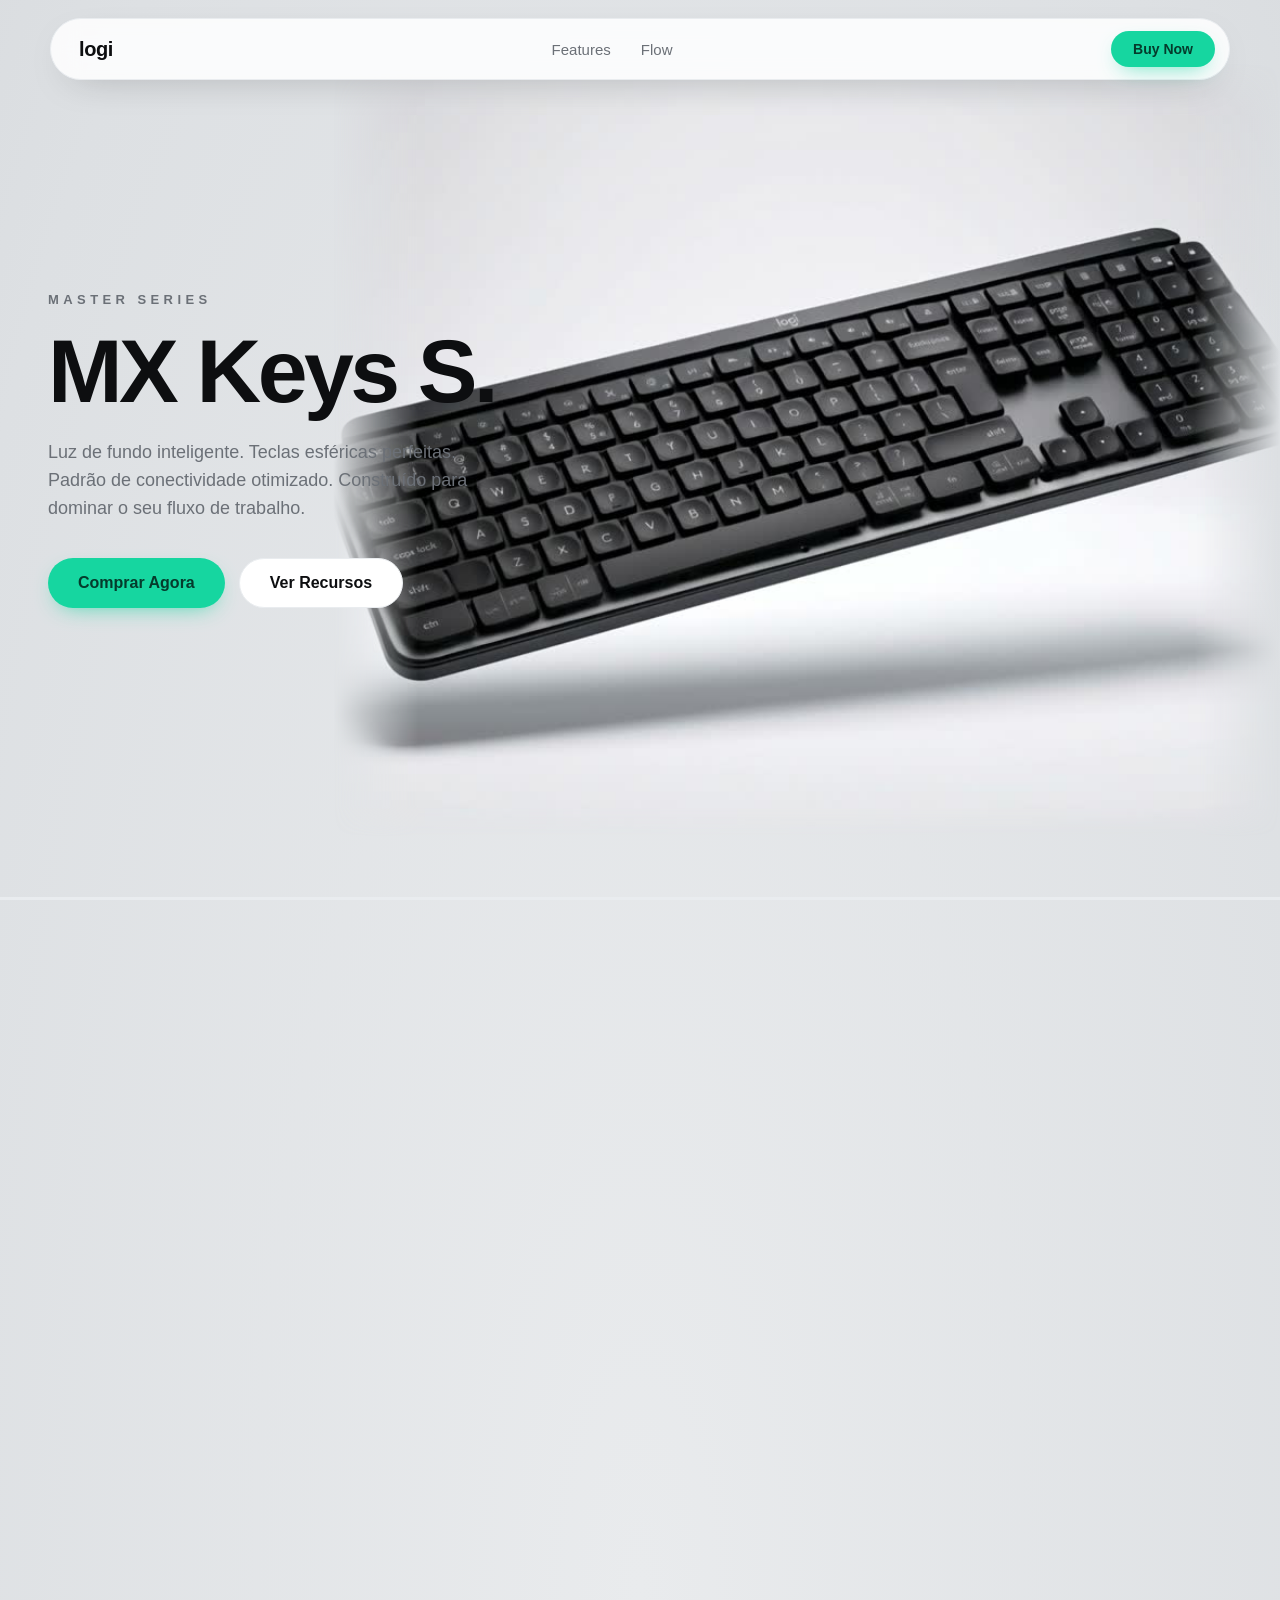
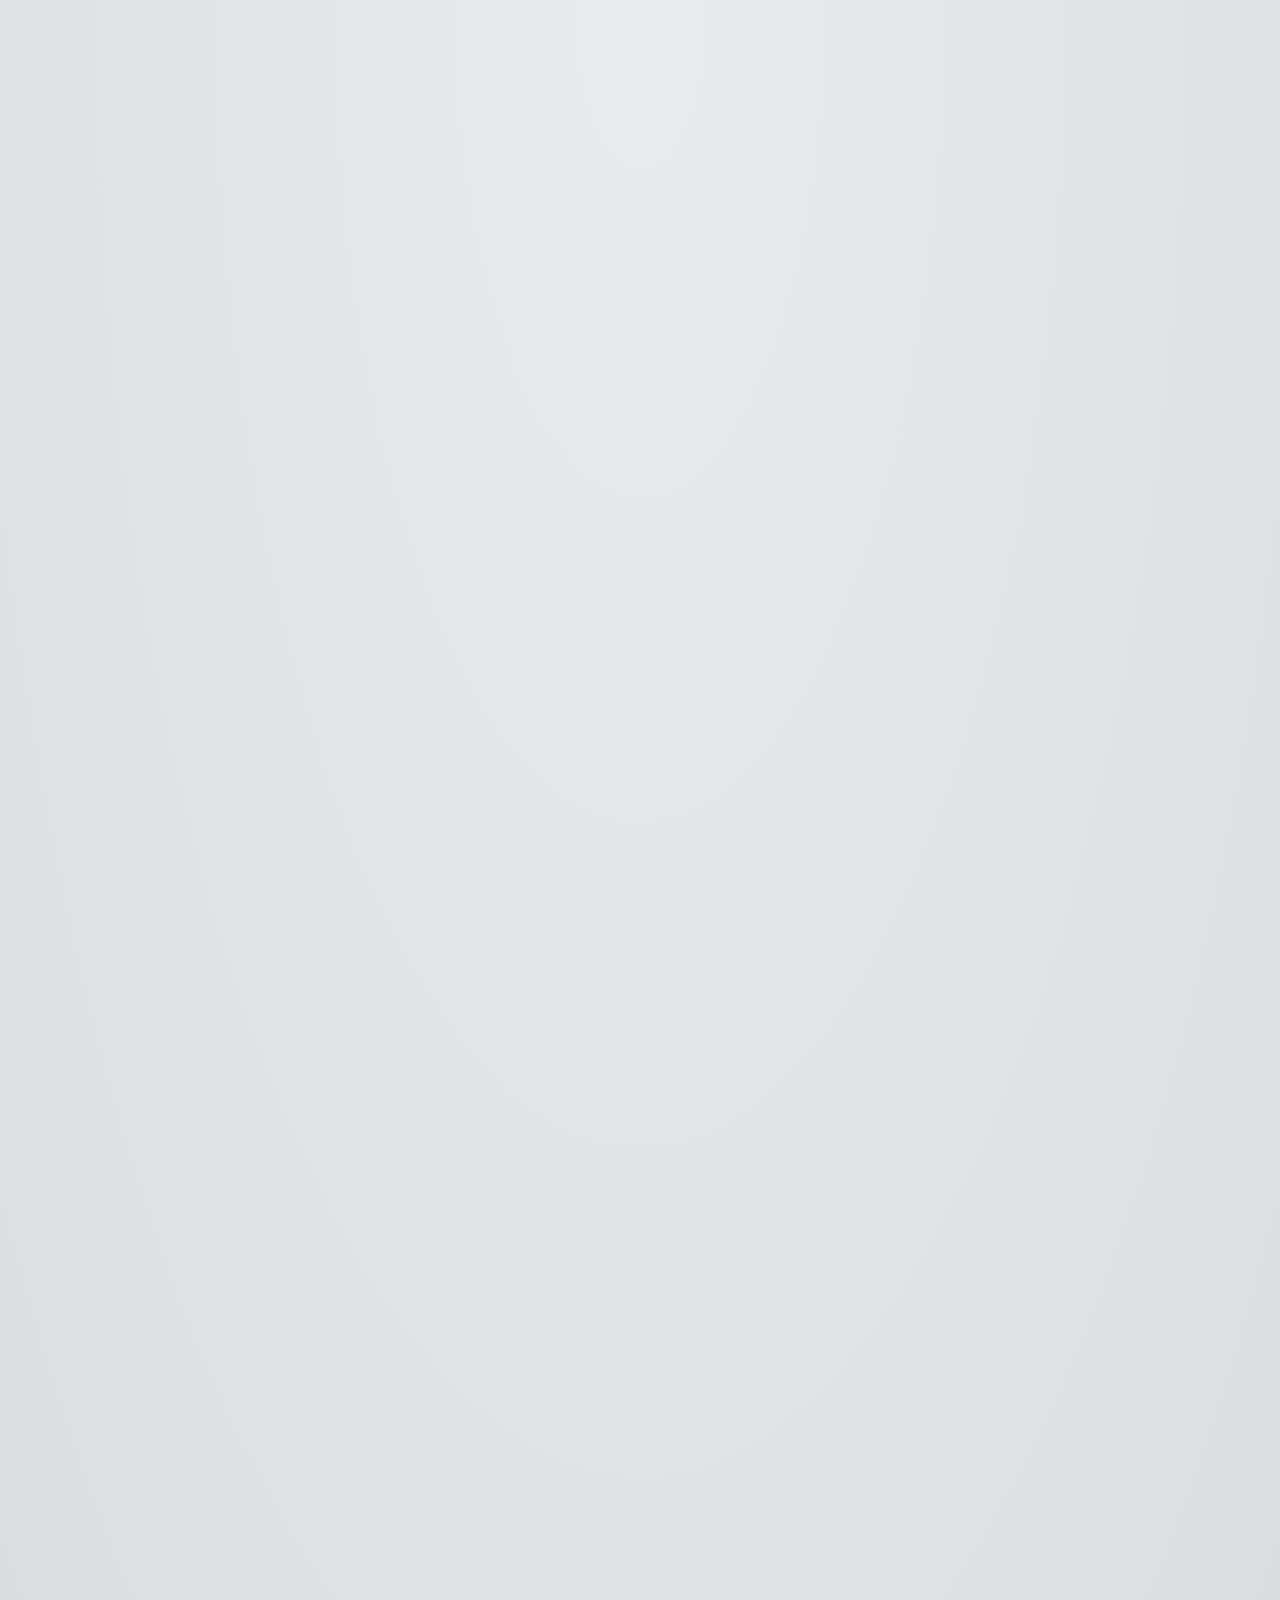
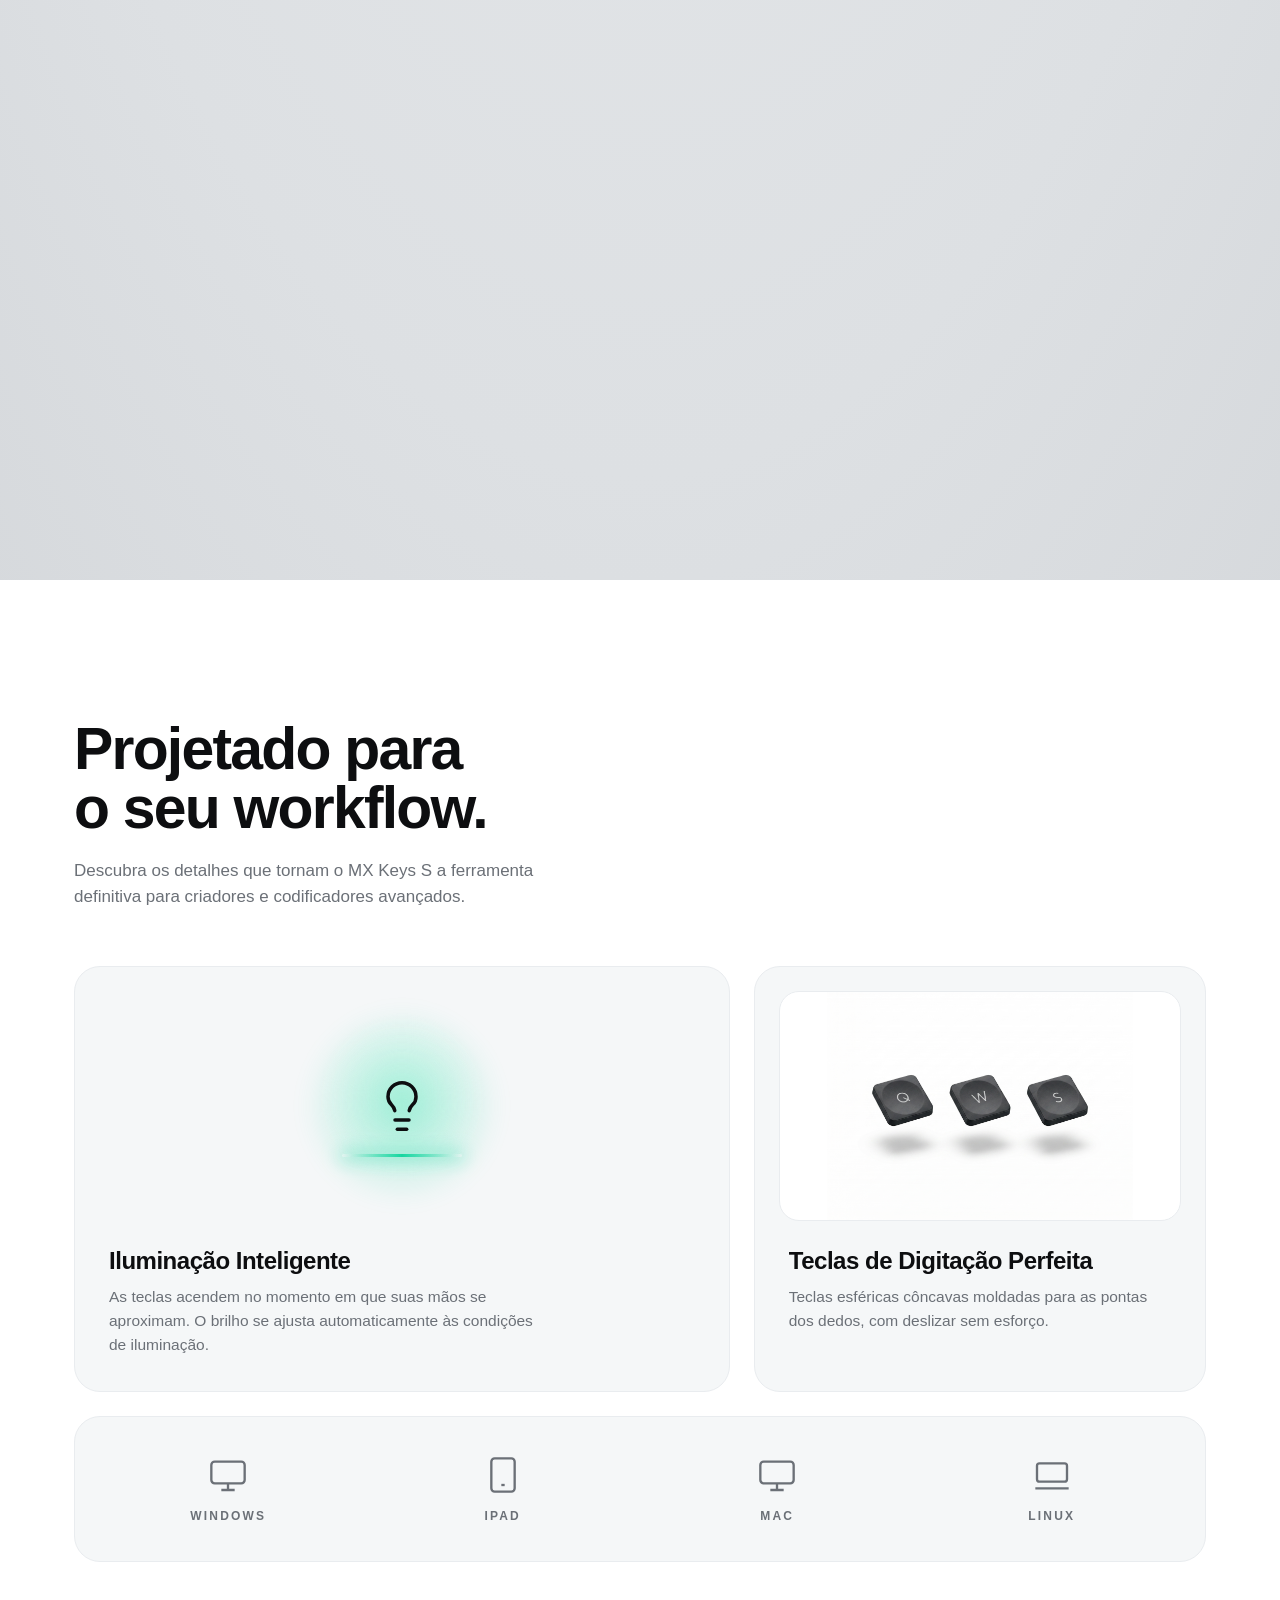
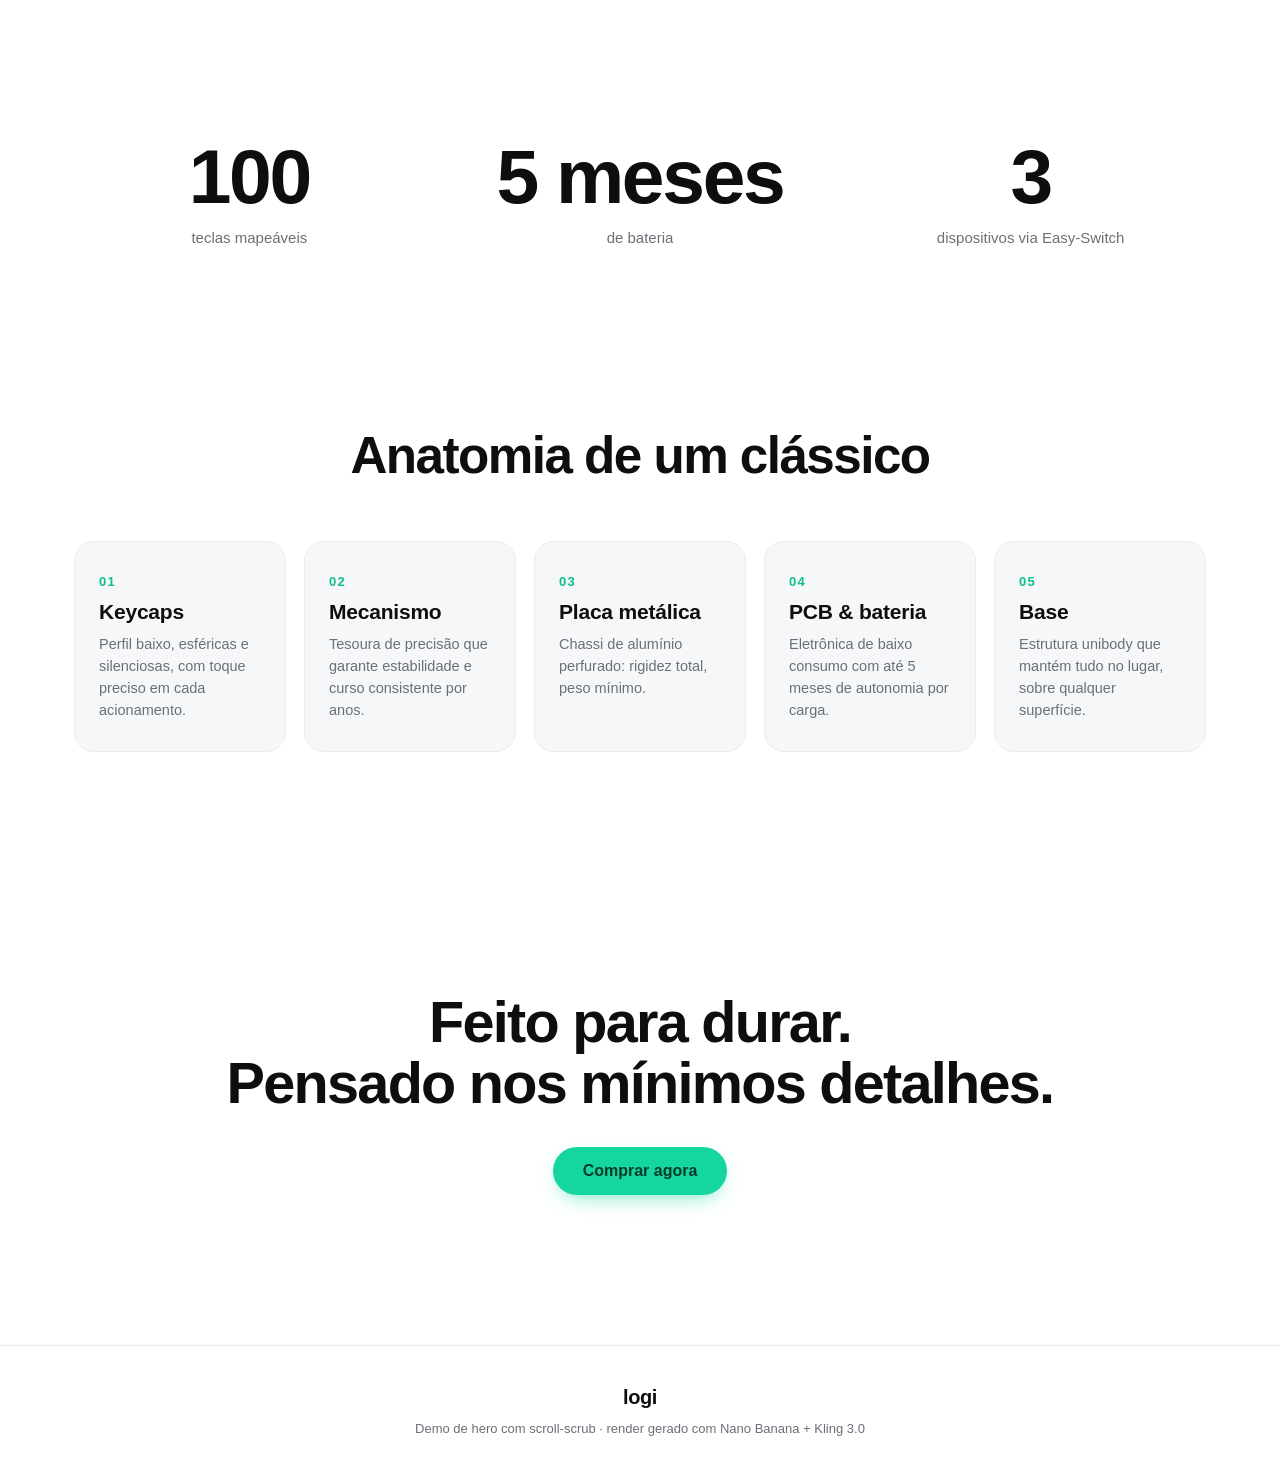
<file: Sites de referencia/logitech-nanobanana-kling-claude-main/index.html>
<!DOCTYPE html>
<html lang="pt-BR">
<head>
  <meta charset="UTF-8" />
  <meta name="viewport" content="width=device-width, initial-scale=1.0" />
  <title>MX Keys S. — Master Series</title>
  <link rel="preload" href="assets/frames/f_001.jpg" as="image" />
  <link rel="stylesheet" href="style.css" />
</head>
<body>

  <header class="nav">
    <div class="nav__bar">
      <span class="nav__logo">logi</span>
      <nav class="nav__links">
        <a href="#features">Features</a>
        <a href="#flow">Flow</a>
      </nav>
      <a href="#buy" class="btn btn--green nav__cta">Buy Now</a>
    </div>
  </header>

  <!-- HERO: pinned, text left, scroll-scrub teardown right -->
  <section id="scroll-hero" class="scroll-hero">
    <div class="scroll-hero__sticky">
      <div class="hero-stage">
        <canvas id="hero-canvas" class="hero-canvas"></canvas>
      </div>

      <div class="hero-grid">
        <div class="hero-text">
          <p class="eyebrow">Master Series</p>
          <h1>MX&nbsp;Keys&nbsp;S.</h1>
          <p class="lede">
            Luz de fundo inteligente. Teclas esféricas perfeitas.
            Padrão de conectividade otimizado. Construído para dominar
            o seu fluxo de trabalho.
          </p>
          <div class="hero-actions">
            <a href="#buy" class="btn btn--green btn--lg">Comprar Agora</a>
            <a href="#features" class="btn btn--ghost btn--lg">Ver Recursos</a>
          </div>
        </div>
      </div>

      <div id="hero-loader" class="hero-loader"><span id="hero-loader-bar"></span></div>
      <div class="scroll-progress"><span id="scroll-progress-bar"></span></div>
    </div>
  </section>

  <!-- FEATURES: "Projetado para o seu workflow" -->
  <section id="features" class="features reveal">
    <header class="features__head">
      <h2>Projetado para<br/>o seu workflow.</h2>
      <p>Descubra os detalhes que tornam o MX&nbsp;Keys&nbsp;S a ferramenta
         definitiva para criadores e codificadores avançados.</p>
    </header>

    <div class="bento">
      <article class="bento-card bento-card--glow">
        <div class="glow-stage">
          <span class="glow-orb"></span>
          <svg class="glow-icon" viewBox="0 0 24 24" fill="none" stroke="currentColor" stroke-width="1.5" stroke-linecap="round" stroke-linejoin="round">
            <path d="M9 18h6"/><path d="M10 22h4"/>
            <path d="M15.09 14c.18-.98.65-1.74 1.41-2.5A4.65 4.65 0 0 0 18 8 6 6 0 0 0 6 8c0 1 .23 2.23 1.5 3.5.76.76 1.23 1.52 1.41 2.5"/>
          </svg>
          <span class="glow-line"></span>
        </div>
        <h3>Iluminação Inteligente</h3>
        <p>As teclas acendem no momento em que suas mãos se aproximam.
           O brilho se ajusta automaticamente às condições de iluminação.</p>
      </article>

      <article class="bento-card bento-card--keys">
        <div class="keys-stage">
          <img src="assets/keycaps.png" alt="Keycaps MX Keys" />
        </div>
        <h3>Teclas de Digitação Perfeita</h3>
        <p>Teclas esféricas côncavas moldadas para as pontas dos dedos,
           com deslizar sem esforço.</p>
      </article>
    </div>

    <div class="compat">
      <div class="compat__item">
        <svg viewBox="0 0 24 24" fill="none" stroke="currentColor" stroke-width="1.4"><rect x="2" y="4" width="20" height="13" rx="2"/><path d="M8 21h8M12 17v4"/></svg>
        <span>Windows</span>
      </div>
      <div class="compat__item">
        <svg viewBox="0 0 24 24" fill="none" stroke="currentColor" stroke-width="1.4"><rect x="5" y="2" width="14" height="20" rx="2"/><path d="M11 18h2"/></svg>
        <span>iPad</span>
      </div>
      <div class="compat__item">
        <svg viewBox="0 0 24 24" fill="none" stroke="currentColor" stroke-width="1.4"><rect x="2" y="4" width="20" height="13" rx="2"/><path d="M8 21h8M12 17v4"/></svg>
        <span>Mac</span>
      </div>
      <div class="compat__item">
        <svg viewBox="0 0 24 24" fill="none" stroke="currentColor" stroke-width="1.4"><rect x="3" y="5" width="18" height="11" rx="1.5"/><path d="M2 20h20"/></svg>
        <span>Linux</span>
      </div>
    </div>
  </section>

  <!-- SPECS -->
  <section id="flow" class="section section--tech reveal">
    <div class="tech__grid">
      <div class="stat"><span class="stat__big">100</span><span class="stat__label">teclas mapeáveis</span></div>
      <div class="stat"><span class="stat__big">5&nbsp;meses</span><span class="stat__label">de bateria</span></div>
      <div class="stat"><span class="stat__big">3</span><span class="stat__label">dispositivos via Easy-Switch</span></div>
    </div>
  </section>

  <!-- LAYERS -->
  <section class="section section--layers reveal">
    <h2 class="section__title">Anatomia de um clássico</h2>
    <div class="cards">
      <article class="card"><span class="card__num">01</span><h3>Keycaps</h3><p>Perfil baixo, esféricas e silenciosas, com toque preciso em cada acionamento.</p></article>
      <article class="card"><span class="card__num">02</span><h3>Mecanismo</h3><p>Tesoura de precisão que garante estabilidade e curso consistente por anos.</p></article>
      <article class="card"><span class="card__num">03</span><h3>Placa metálica</h3><p>Chassi de alumínio perfurado: rigidez total, peso mínimo.</p></article>
      <article class="card"><span class="card__num">04</span><h3>PCB &amp; bateria</h3><p>Eletrônica de baixo consumo com até 5 meses de autonomia por carga.</p></article>
      <article class="card"><span class="card__num">05</span><h3>Base</h3><p>Estrutura unibody que mantém tudo no lugar, sobre qualquer superfície.</p></article>
    </div>
  </section>

  <!-- CTA -->
  <section id="buy" class="section section--cta reveal">
    <h2>Feito para durar.<br/>Pensado nos mínimos detalhes.</h2>
    <a class="btn btn--green btn--lg" href="#">Comprar agora</a>
  </section>

  <footer class="footer">
    <span class="nav__logo">logi</span>
    <p>Demo de hero com scroll-scrub · render gerado com Nano Banana + Kling 3.0</p>
  </footer>

  <script src="script.js"></script>
</body>
</html>
</file>
<file: assets/css/base.css>
/* ============================================================
   EVENTOS PONTES HOTÉIS — Sistema de design
   Paleta derivada das artes oficiais da marca
   ============================================================ */

:root {
  /* --- Cor ------------------------------------------------- */
  --navy-900: #001538;
  --navy-800: #012257;   /* AZUL DA MARCA (dominante nas artes) */
  --navy-700: #032f6e;
  --navy-600: #124a9c;
  --navy-500: #1f66c4;
  --blue-400: #4f93d8;
  --blue-300: #8fc0e8;   /* LED azul das fotos */
  --blue-200: #c3ddf1;

  --paper:    #f4f6f8;
  --paper-2:  #e7ebef;
  --ink:      #0a1420;
  --ink-2:    #35414f;
  --muted:    #5f6a78;

  --gold:     #c9a86a;
  --whats:    #25d366;
  --whats-d:  #0f7a41;

  /* --- Tipografia ------------------------------------------ */
  --f-display: "Playfair Display", "Times New Roman", Times, serif;
  --f-sans: "Inter", -apple-system, BlinkMacSystemFont, "Segoe UI", Roboto,
            "Helvetica Neue", Arial, sans-serif;

  /* --- Escala fluida --------------------------------------- */
  --t-hero:  clamp(2.6rem, 7.2vw, 6.5rem);
  --t-h1:    clamp(2.1rem, 5.2vw, 4.2rem);
  --t-h2:    clamp(1.7rem, 3.6vw, 3rem);
  --t-h3:    clamp(1.25rem, 2vw, 1.7rem);
  --t-lead:  clamp(1.02rem, 1.35vw, 1.28rem);
  --t-body:  clamp(0.95rem, 1.05vw, 1.06rem);
  --t-small: 0.84rem;
  --t-label: 0.72rem;

  /* --- Espaço ---------------------------------------------- */
  --gutter: clamp(1.15rem, 4vw, 3.5rem);
  /* Altura de referência da janela.
     O `svh` é o único comprimento de viewport que não muda quando a barra de
     endereço do celular aparece/some — por isso ele governa toda a altura de
     bloco do site. Mas, ao contrário do `vh`, o navegador não consegue
     atualizá-lo com a página parada: numa rolagem pura a barra some, o `svh`
     real muda, o layout continua com o valor antigo e, quando o valor é
     finalmente recalculado, todos os blocos medidos em `svh` encolhem de uma
     vez — é isso que aparece como o "salto automático".
     Aqui a altura vira uma variável: por padrão é o próprio `svh` (comportamento
     de sempre, e correto se o JS não rodar), e o site.js a substitui por um
     valor em px medido uma única vez e mantido estável. Nenhuma medida muda. */
  --vh-estavel: 100svh;
  --sec-y:  clamp(4.5rem, calc(0.11 * var(--vh-estavel)), 9.5rem);
  --maxw: 1280px;
  --maxw-wide: 1480px;

  --r-s: 4px;
  --r-m: 12px;
  --r-l: 22px;

  --shadow-1: 0 18px 50px -30px rgba(1, 34, 87, 0.45);
  --shadow-2: 0 40px 90px -50px rgba(0, 21, 56, 0.65);

  --ease: cubic-bezier(0.22, 0.61, 0.36, 1);
  --ease-out: cubic-bezier(0.16, 1, 0.3, 1);
}

/* ============================================================
   RESET
   ============================================================ */
*, *::before, *::after { box-sizing: border-box; }

html {
  -webkit-text-size-adjust: 100%;
  scroll-behavior: smooth;
}

body {
  margin: 0;
  background: var(--paper);
  color: var(--ink);
  font-family: var(--f-sans);
  font-size: var(--t-body);
  line-height: 1.68;
  font-weight: 400;
  -webkit-font-smoothing: antialiased;
  -moz-osx-font-smoothing: grayscale;
  overflow-x: clip;
}

img, video, canvas, svg { display: block; max-width: 100%; }
img { height: auto; }

h1, h2, h3, h4, p, figure, blockquote { margin: 0; }
ul, ol { margin: 0; padding: 0; list-style: none; }

a { color: inherit; text-decoration: none; }
button { font: inherit; color: inherit; background: none; border: 0; cursor: pointer; }

:focus-visible {
  outline: 2px solid var(--blue-400);
  outline-offset: 3px;
  border-radius: 2px;
}
.dark :focus-visible, .hero :focus-visible { outline-color: var(--blue-300); }

::selection { background: var(--navy-800); color: #fff; }

/* ============================================================
   TIPOGRAFIA UTILITÁRIA
   ============================================================ */
.display {
  font-family: var(--f-display);
  font-weight: 400;
  line-height: 1.04;
  letter-spacing: -0.015em;
}
.display em {
  font-style: italic;
  color: var(--blue-300);
}
h1.display, h2.display { text-wrap: balance; }

.eyebrow {
  font-size: var(--t-label);
  font-weight: 600;
  letter-spacing: 0.3em;
  text-transform: uppercase;
  color: var(--navy-600);
  display: inline-flex;
  align-items: center;
  gap: 0.7em;
}
.eyebrow::before {
  content: "";
  width: clamp(18px, 3vw, 42px);
  height: 1px;
  background: currentColor;
  opacity: 0.55;
  flex: none;
}
/* rótulos sobre fundo escuro — .cta não usa a classe .dark mas tem fundo navy */
.dark .eyebrow,
.hero .eyebrow,
.cta .eyebrow { color: var(--blue-300); }

.lead { font-size: var(--t-lead); line-height: 1.62; color: var(--ink-2); }
.dark .lead { color: var(--blue-200); }

.muted { color: var(--muted); }

/* ============================================================
   LAYOUT
   ============================================================ */
.wrap {
  width: 100%;
  max-width: var(--maxw);
  margin-inline: auto;
  padding-inline: var(--gutter);
}
.wrap--wide { max-width: var(--maxw-wide); }

.section { padding-block: var(--sec-y); position: relative; }

.dark {
  background: var(--navy-800);
  color: #fff;
}
.dark--deep { background: var(--navy-900); }

/* seções escuras com leve profundidade */
.dark::before {
  content: "";
  position: absolute;
  inset: 0;
  background:
    radial-gradient(90% 60% at 12% 0%, rgba(79, 147, 216, 0.16), transparent 62%),
    radial-gradient(70% 55% at 96% 100%, rgba(31, 102, 196, 0.14), transparent 60%);
  pointer-events: none;
}
.section > * { position: relative; z-index: 1; }

/* ============================================================
   BOTÕES
   ============================================================ */
.btn {
  --btn-bg: var(--navy-800);
  --btn-fg: #fff;
  display: inline-flex;
  align-items: center;
  justify-content: center;
  gap: 0.62em;
  padding: 0.95em 1.6em;
  min-height: 48px;
  border-radius: 100px;
  background: var(--btn-bg);
  color: var(--btn-fg);
  font-size: 0.9rem;
  font-weight: 600;
  letter-spacing: 0.015em;
  line-height: 1;
  text-align: center;
  transition: transform 0.32s var(--ease), box-shadow 0.32s var(--ease),
              background-color 0.32s var(--ease), border-color 0.32s var(--ease),
              color 0.32s var(--ease);
  will-change: transform;
}
.btn:hover { transform: translateY(-2px); box-shadow: 0 16px 34px -18px rgba(1, 34, 87, 0.6); }
.btn:active { transform: translateY(0); }

.btn--light {
  --btn-bg: #fff;
  --btn-fg: var(--navy-800);
}
.btn--ghost {
  --btn-bg: transparent;
  --btn-fg: #fff;
  box-shadow: inset 0 0 0 1px rgba(255, 255, 255, 0.34);
}
.btn--ghost:hover { box-shadow: inset 0 0 0 1px rgba(255, 255, 255, 0.75); }
.btn--outline {
  --btn-bg: transparent;
  --btn-fg: var(--navy-800);
  box-shadow: inset 0 0 0 1px rgba(1, 34, 87, 0.28);
}
.btn--outline:hover { box-shadow: inset 0 0 0 1px var(--navy-800); }
.btn--wa { --btn-bg: var(--whats-d); }
.btn--wa:hover { --btn-bg: var(--whats); }

.btn .ico { width: 1.15em; height: 1.15em; flex: none; }

.link-underline {
  display: inline-flex;
  align-items: center;
  gap: 0.5em;
  font-weight: 600;
  font-size: 0.9rem;
  padding-block: 0.35em;
  border-bottom: 1px solid currentColor;
  transition: gap 0.3s var(--ease), opacity 0.3s var(--ease);
}
.link-underline:hover { gap: 0.9em; }

/* ============================================================
   REVEAL (scroll)
   ============================================================ */
.reveal {
  opacity: 0;
  transform: translateY(26px);
  transition: opacity 0.85s var(--ease-out), transform 0.85s var(--ease-out);
  transition-delay: var(--d, 0ms);
}
.reveal.is-in { opacity: 1; transform: none; }

.reveal-img {
  clip-path: inset(0 0 100% 0);
  transition: clip-path 1.15s var(--ease-out);
  transition-delay: var(--d, 0ms);
}
.reveal-img.is-in { clip-path: inset(0 0 0 0); }

/* linha que cresce */
.rule {
  height: 1px;
  background: currentColor;
  opacity: 0.16;
  transform: scaleX(0);
  transform-origin: left;
  transition: transform 1.1s var(--ease-out);
}
.rule.is-in { transform: scaleX(1); }

@media (prefers-reduced-motion: reduce) {
  html { scroll-behavior: auto; }
  .reveal, .reveal-img, .rule {
    opacity: 1 !important;
    transform: none !important;
    clip-path: none !important;
    transition: none !important;
  }
}
</file>
<file: assets/css/site.css>
/* ============================================================
   EVENTOS PONTES HOTÉIS — Seções
   ============================================================ */

/* ------------------------------------------------------------
   1. ABERTURA CINEMATOGRÁFICA (typewriter)
   ------------------------------------------------------------ */
/* sem JS a abertura não roda — o conteúdo aparece direto */
:root:not(.js) #intro { display: none; }
:root:not(.js) body.intro-lock { overflow: auto; }
:root:not(.js) .reveal,
:root:not(.js) .reveal-img { opacity: 1; transform: none; clip-path: none; }
:root:not(.js) .hero__eyebrow,
:root:not(.js) .hero__lead,
:root:not(.js) .hero__actions,
:root:not(.js) .hero__facts { opacity: 1; transform: none; }
:root:not(.js) .hero h1 .ln > span { transform: none; }

#intro {
  position: fixed;
  inset: 0;
  z-index: 9999;
  background: var(--navy-900);
  color: #fff;
  display: grid;
  place-items: center;
  overflow: hidden;
  transition: opacity 0.9s var(--ease-out), visibility 0.9s;
}
#intro::before {
  content: "";
  position: absolute;
  inset: 0;
  background:
    radial-gradient(70% 60% at 50% 45%, rgba(18, 74, 156, 0.42), transparent 68%),
    radial-gradient(40% 40% at 12% 12%, rgba(79, 147, 216, 0.16), transparent 70%);
  pointer-events: none;
}
#intro::after {
  content: "";
  position: absolute;
  inset: 0;
  opacity: 0.03;
  pointer-events: none;
  background-image: url("data:image/svg+xml,%3Csvg xmlns='http://www.w3.org/2000/svg' width='140' height='140'%3E%3Cfilter id='n'%3E%3CfeTurbulence type='fractalNoise' baseFrequency='0.85' numOctaves='3'/%3E%3C/filter%3E%3Crect width='140' height='140' filter='url(%23n)'/%3E%3C/svg%3E");
}
#intro.is-done {
  opacity: 0;
  visibility: hidden;
  pointer-events: none;
}

.intro__inner {
  position: relative;
  z-index: 2;
  max-width: min(92vw, 1000px);
  padding-inline: 1rem;
  text-align: center;
}

.intro__brand {
  font-family: var(--f-display);
  font-weight: 400;
  font-size: clamp(1.9rem, 6.2vw, 5rem);
  line-height: 1.08;
  letter-spacing: -0.01em;
  min-height: 1.16em;
  text-shadow: 0 0 70px rgba(79, 147, 216, 0.5);
}
.intro__brand .typed { color: #fff; }
.intro__brand em { font-style: italic; color: var(--blue-300); }

.intro__welcome {
  font-size: clamp(0.95rem, 2.1vw, 1.5rem);
  font-weight: 300;
  letter-spacing: 0.16em;
  text-transform: uppercase;
  color: var(--blue-200);
  min-height: 1.4em;
}

.intro__tag {
  font-family: var(--f-display);
  font-style: italic;
  font-size: clamp(0.98rem, 2.3vw, 1.6rem);
  color: rgba(255, 255, 255, 0.72);
  letter-spacing: 0.02em;
  min-height: 1.5em;
  margin-top: 0.35em;
}

/* cursor que pisca */
.caret {
  display: inline-block;
  width: 0.055em;
  min-width: 2px;
  height: 0.92em;
  margin-left: 0.06em;
  vertical-align: -0.08em;
  background: var(--blue-300);
  box-shadow: 0 0 14px rgba(143, 192, 232, 0.9);
  animation: caret 1.05s steps(1) infinite;
}
.caret--hidden { opacity: 0; animation: none; }
@keyframes caret { 0%, 49% { opacity: 1; } 50%, 100% { opacity: 0; } }

.intro__skip {
  position: absolute;
  z-index: 3;
  right: clamp(1rem, 4vw, 3rem);
  bottom: clamp(1rem, 4vw, 2.6rem);
  font-size: var(--t-label);
  letter-spacing: 0.22em;
  text-transform: uppercase;
  color: rgba(255, 255, 255, 0.5);
  padding: 0.7em 1.1em;
  border-radius: 100px;
  box-shadow: inset 0 0 0 1px rgba(255, 255, 255, 0.18);
  transition: color 0.3s var(--ease), box-shadow 0.3s var(--ease), background-color 0.3s var(--ease);
}
.intro__skip:hover,
.intro__skip:focus-visible {
  color: #fff;
  background: rgba(255, 255, 255, 0.07);
  box-shadow: inset 0 0 0 1px rgba(255, 255, 255, 0.55);
}

.intro__bar {
  position: absolute;
  left: 0; bottom: 0;
  height: 2px;
  width: 100%;
  transform: scaleX(0);
  transform-origin: left;
  background: linear-gradient(90deg, var(--blue-300), var(--navy-500));
}
#intro.is-go .intro__bar { transform: scaleX(1); transition: transform 4.8s linear; }

/* véu que cobre a página enquanto a intro roda */
body.intro-lock { overflow: hidden; }

/* quando reduced-motion: intro é pulada pelo JS */

/* ------------------------------------------------------------
   2. CABEÇALHO / NAVEGAÇÃO
   ------------------------------------------------------------ */
.header {
  position: fixed;
  inset-inline: 0;
  top: 0;
  z-index: 900;
  padding: clamp(0.7rem, 1.6vw, 1.25rem) var(--gutter);
  transition: background-color 0.45s var(--ease), backdrop-filter 0.45s var(--ease),
              box-shadow 0.45s var(--ease), transform 0.5s var(--ease-out);
}
.header__bar {
  max-width: var(--maxw-wide);
  margin-inline: auto;
  display: flex;
  align-items: center;
  gap: 1rem;
  justify-content: space-between;
}

.header.is-stuck {
  background: rgba(1, 21, 56, 0.82);
  backdrop-filter: blur(18px) saturate(150%);
  -webkit-backdrop-filter: blur(18px) saturate(150%);
  box-shadow: 0 1px 0 rgba(255, 255, 255, 0.07), 0 18px 40px -32px rgba(0, 0, 0, 0.9);
}
.header.is-hidden { transform: translateY(-102%); }

/* logo */
.brand {
  display: flex;
  align-items: center;
  gap: 0.72rem;
  color: #fff;
  flex: none;
}
.brand__mark {
  width: 40px;
  height: 40px;
  flex: none;
  border-radius: 50%;
  display: grid;
  place-items: center;
  background: var(--navy-800);
  box-shadow: inset 0 0 0 1.5px rgba(143, 192, 232, 0.55), 0 6px 20px -10px rgba(0, 0, 0, 0.7);
  transition: box-shadow 0.4s var(--ease), transform 0.4s var(--ease);
}
.brand:hover .brand__mark { transform: rotate(-4deg); box-shadow: inset 0 0 0 1.5px var(--blue-300), 0 8px 24px -10px rgba(0, 0, 0, 0.7); }
.brand__mark svg { width: 21px; height: 21px; }
.brand__txt { display: flex; flex-direction: column; line-height: 1.12; }
.brand__name {
  font-size: 0.82rem;
  font-weight: 600;
  letter-spacing: 0.16em;
  text-transform: uppercase;
}
.brand__sub {
  font-size: 0.56rem;
  letter-spacing: 0.3em;
  text-transform: uppercase;
  color: var(--blue-300);
  opacity: 0.9;
}

/* links desktop */
.nav { display: flex; align-items: center; gap: clamp(0.4rem, 1.5vw, 1.5rem); }
.nav__a {
  position: relative;
  font-size: 0.78rem;
  font-weight: 500;
  letter-spacing: 0.09em;
  text-transform: uppercase;
  color: rgba(255, 255, 255, 0.76);
  padding: 0.55em 0.15em;
  transition: color 0.3s var(--ease);
  white-space: nowrap;
}
.nav__a::after {
  content: "";
  position: absolute;
  left: 0.15em; right: 0.15em; bottom: 0.15em;
  height: 1px;
  background: var(--blue-300);
  transform: scaleX(0);
  transform-origin: left;
  transition: transform 0.4s var(--ease-out);
}
.nav__a:hover, .nav__a.is-active { color: #fff; }
.nav__a:hover::after, .nav__a.is-active::after { transform: scaleX(1); }

.header__cta { display: flex; align-items: center; gap: 0.6rem; flex: none; }
.header__cta .btn { padding: 0.75em 1.3em; font-size: 0.78rem; min-height: 42px; }

/* hambúrguer */
.burger {
  display: none;
  width: 46px; height: 46px;
  flex: none;
  border-radius: 50%;
  place-items: center;
  box-shadow: inset 0 0 0 1px rgba(255, 255, 255, 0.28);
  transition: box-shadow 0.3s var(--ease), background-color 0.3s var(--ease);
}
.burger:hover { background: rgba(255, 255, 255, 0.08); }
.burger__i {
  position: relative;
  width: 20px; height: 12px;
}
.burger__i span {
  position: absolute;
  left: 0;
  height: 1.5px;
  width: 100%;
  background: #fff;
  border-radius: 2px;
  transition: transform 0.42s var(--ease-out), opacity 0.24s var(--ease), width 0.42s var(--ease-out);
}
.burger__i span:nth-child(1) { top: 0; }
.burger__i span:nth-child(2) { top: 5.2px; width: 70%; }
.burger__i span:nth-child(3) { top: 10.4px; }
body.menu-open .burger__i span:nth-child(1) { transform: translateY(5.2px) rotate(45deg); }
body.menu-open .burger__i span:nth-child(2) { opacity: 0; }
body.menu-open .burger__i span:nth-child(3) { transform: translateY(-5.2px) rotate(-45deg); }

/* painel mobile */
.menu {
  position: fixed;
  inset: 0;
  z-index: 890;
  background: var(--navy-900);
  padding: clamp(6rem, 16vh, 9rem) var(--gutter) 2.5rem;
  display: flex;
  flex-direction: column;
  gap: 1.5rem;
  overflow-y: auto;
  overscroll-behavior: contain;
  clip-path: inset(0 0 100% 0);
  transition: clip-path 0.7s var(--ease-out), visibility 0.7s;
  visibility: hidden;
}
.menu::before {
  content: "";
  position: absolute;
  inset: 0;
  background: radial-gradient(80% 55% at 80% 6%, rgba(18, 74, 156, 0.5), transparent 64%);
  pointer-events: none;
}
body.menu-open .menu { clip-path: inset(0 0 0 0); visibility: visible; }
.menu__list { position: relative; display: flex; flex-direction: column; }
.menu__a {
  display: flex;
  align-items: baseline;
  gap: 0.9rem;
  padding: 0.72rem 0;
  border-bottom: 1px solid rgba(255, 255, 255, 0.09);
  color: rgba(255, 255, 255, 0.9);
  font-family: var(--f-display);
  font-size: clamp(1.45rem, 6.4vw, 2.1rem);
  opacity: 0;
  transform: translateY(22px);
  transition: opacity 0.6s var(--ease-out), transform 0.6s var(--ease-out), color 0.3s var(--ease);
}
.menu__a i {
  font-family: var(--f-sans);
  font-style: normal;
  font-size: 0.64rem;
  letter-spacing: 0.2em;
  color: var(--blue-400);
  flex: none;
}
.menu__a:hover { color: var(--blue-300); }
body.menu-open .menu__a { opacity: 1; transform: none; }
body.menu-open .menu__a:nth-child(1) { transition-delay: 0.14s; }
body.menu-open .menu__a:nth-child(2) { transition-delay: 0.19s; }
body.menu-open .menu__a:nth-child(3) { transition-delay: 0.24s; }
body.menu-open .menu__a:nth-child(4) { transition-delay: 0.29s; }
body.menu-open .menu__a:nth-child(5) { transition-delay: 0.34s; }
body.menu-open .menu__a:nth-child(6) { transition-delay: 0.39s; }
body.menu-open .menu__a:nth-child(7) { transition-delay: 0.44s; }
body.menu-open .menu__a:nth-child(8) { transition-delay: 0.49s; }

.menu__foot {
  position: relative;
  margin-top: auto;
  display: flex;
  flex-direction: column;
  gap: 0.85rem;
  opacity: 0;
  transform: translateY(16px);
  transition: opacity 0.6s var(--ease-out) 0.5s, transform 0.6s var(--ease-out) 0.5s;
}
body.menu-open .menu__foot { opacity: 1; transform: none; }
.menu__foot .btn { width: 100%; }
.menu__data {
  font-size: 0.8rem;
  color: rgba(255, 255, 255, 0.55);
  letter-spacing: 0.03em;
  line-height: 1.9;
}
.menu__data a:hover { color: var(--blue-300); }

/* ------------------------------------------------------------
   3. HERO
   ------------------------------------------------------------ */
.hero {
  position: relative;
  min-height: var(--vh-estavel);
  display: flex;
  align-items: flex-end;
  overflow: hidden;
  background: var(--navy-900);
  color: #fff;
  isolation: isolate;
}
.hero__media {
  position: absolute;
  inset: -6% -2% -2%;
  z-index: 0;
  will-change: transform;
}
.hero__media img {
  width: 100%; height: 100%;
  object-fit: cover;
  object-position: 50% 45%;
}
.hero__media::after {
  content: "";
  position: absolute;
  inset: 0;
  background:
    linear-gradient(to top, rgba(0, 21, 56, 0.95) 0%, rgba(0, 21, 56, 0.5) 34%, rgba(0, 21, 56, 0.18) 62%, rgba(0, 21, 56, 0.6) 100%),
    radial-gradient(85% 70% at 18% 88%, rgba(0, 21, 56, 0.82), transparent 62%);
}
.hero__inner {
  position: relative;
  z-index: 2;
  width: 100%;
  max-width: var(--maxw-wide);
  margin-inline: auto;
  padding: 0 var(--gutter) clamp(2.6rem, calc(0.07 * var(--vh-estavel)), 5rem);
}

.hero__eyebrow {
  display: inline-flex;
  align-items: center;
  gap: 0.65em;
  font-size: var(--t-label);
  letter-spacing: 0.28em;
  text-transform: uppercase;
  color: var(--blue-300);
  margin-bottom: clamp(0.9rem, 2.2vh, 1.5rem);
  opacity: 0;
  transform: translateY(16px);
}
.hero__eyebrow::before {
  content: "";
  width: 30px; height: 1px;
  background: currentColor;
}
.hero.is-ready .hero__eyebrow { opacity: 1; transform: none; transition: opacity 0.9s var(--ease-out) 0.1s, transform 0.9s var(--ease-out) 0.1s; }

.hero h1 {
  font-size: var(--t-hero);
  font-family: var(--f-display);
  font-weight: 400;
  line-height: 1.02;
  letter-spacing: -0.02em;
  max-width: 17ch;
  text-shadow: 0 4px 50px rgba(0, 21, 56, 0.6);
}
.hero h1 .ln { display: block; overflow: hidden; }
.hero h1 .ln > span {
  display: block;
  transform: translateY(105%);
  transition: transform 1.15s var(--ease-out);
}
.hero.is-ready h1 .ln:nth-child(1) > span { transform: none; transition-delay: 0.22s; }
.hero.is-ready h1 .ln:nth-child(2) > span { transform: none; transition-delay: 0.34s; }
.hero.is-ready h1 .ln:nth-child(3) > span { transform: none; transition-delay: 0.46s; }
.hero h1 em { font-style: italic; color: var(--blue-300); }

.hero__lead {
  margin-top: clamp(1rem, 2.6vh, 1.7rem);
  max-width: 52ch;
  font-size: var(--t-lead);
  color: rgba(255, 255, 255, 0.82);
  opacity: 0;
  transform: translateY(18px);
}
.hero.is-ready .hero__lead { opacity: 1; transform: none; transition: opacity 1s var(--ease-out) 0.62s, transform 1s var(--ease-out) 0.62s; }

.hero__actions {
  display: flex;
  flex-wrap: wrap;
  gap: 0.75rem;
  margin-top: clamp(1.5rem, 3.4vh, 2.2rem);
  opacity: 0;
  transform: translateY(18px);
}
.hero.is-ready .hero__actions { opacity: 1; transform: none; transition: opacity 1s var(--ease-out) 0.76s, transform 1s var(--ease-out) 0.76s; }

.hero__facts {
  display: flex;
  flex-wrap: wrap;
  gap: clamp(1.2rem, 4vw, 3.2rem);
  margin-top: clamp(1.8rem, 4.5vh, 3rem);
  padding-top: clamp(1.1rem, 2.6vh, 1.7rem);
  border-top: 1px solid rgba(255, 255, 255, 0.16);
  opacity: 0;
}
.hero.is-ready .hero__facts { opacity: 1; transition: opacity 1.1s var(--ease-out) 0.9s; }
.fact__n {
  font-family: var(--f-display);
  font-size: clamp(1.35rem, 2.6vw, 2rem);
  line-height: 1;
  display: block;
}
.fact__l {
  font-size: 0.7rem;
  letter-spacing: 0.16em;
  text-transform: uppercase;
  color: var(--blue-300);
  margin-top: 0.4em;
}

.hero__scroll {
  position: absolute;
  z-index: 3;
  right: var(--gutter);
  bottom: clamp(2.6rem, 7vh, 5rem);
  display: flex;
  align-items: center;
  gap: 0.7rem;
  font-size: 0.62rem;
  letter-spacing: 0.26em;
  text-transform: uppercase;
  color: rgba(255, 255, 255, 0.5);
  writing-mode: vertical-rl;
}
.hero__scroll i {
  display: block;
  width: 1px;
  height: 54px;
  background: linear-gradient(to bottom, transparent, var(--blue-300));
  animation: scrollDot 2.4s var(--ease) infinite;
}
@keyframes scrollDot {
  0% { transform: scaleY(0); transform-origin: top; }
  45% { transform: scaleY(1); transform-origin: top; }
  46% { transform-origin: bottom; }
  100% { transform: scaleY(0); transform-origin: bottom; }
}

/* ------------------------------------------------------------
   4. FAIXA DE PARCEIROS
   ------------------------------------------------------------ */
.strip {
  background: var(--navy-900);
  border-top: 1px solid rgba(255, 255, 255, 0.08);
  border-bottom: 1px solid rgba(255, 255, 255, 0.08);
  padding-block: clamp(1.1rem, calc(0.026 * var(--vh-estavel)), 1.6rem);
  overflow: hidden;
}
.marquee { display: flex; width: max-content; animation: marquee 42s linear infinite; }
.marquee:hover { animation-play-state: paused; }
.marquee__set { display: flex; align-items: center; flex: none; }
.marquee__item {
  display: flex;
  align-items: center;
  gap: 0.6rem;
  padding-inline: clamp(1.2rem, 3.4vw, 2.6rem);
  color: rgba(255, 255, 255, 0.42);
  font-size: 0.76rem;
  letter-spacing: 0.2em;
  text-transform: uppercase;
  white-space: nowrap;
  transition: color 0.4s var(--ease);
}
.marquee__item:hover { color: #fff; }
.marquee__item::after { content: "·"; color: var(--navy-600); margin-left: clamp(1.2rem, 3.4vw, 2.6rem); }
@keyframes marquee { to { transform: translateX(-50%); } }
@media (prefers-reduced-motion: reduce) { .marquee { animation: none; } }

/* ------------------------------------------------------------
   5. MANIFESTO
   ------------------------------------------------------------ */
.manifesto { background: var(--paper); }
.manifesto__grid {
  display: grid;
  grid-template-columns: minmax(0, 1.05fr) minmax(0, 0.95fr);
  gap: clamp(2rem, 6vw, 5.5rem);
  align-items: center;
}
.manifesto__quote {
  font-family: var(--f-display);
  font-size: clamp(1.3rem, 2.6vw, 2.05rem);
  line-height: 1.34;
  letter-spacing: -0.01em;
  color: var(--navy-800);
  margin-top: clamp(1.2rem, 3vw, 2rem);
  padding-left: clamp(1rem, 2.5vw, 1.7rem);
  border-left: 2px solid var(--blue-300);
}
.manifesto__body { margin-top: 1.5rem; display: flex; flex-direction: column; gap: 1rem; }
.manifesto__media {
  position: relative;
  aspect-ratio: 4 / 5;
  border-radius: var(--r-l);
  overflow: hidden;
  box-shadow: var(--shadow-2);
}
.manifesto__media img { width: 100%; height: 100%; object-fit: cover; }
.manifesto__badge {
  position: absolute;
  left: clamp(1rem, 2.5vw, 1.6rem);
  bottom: clamp(1rem, 2.5vw, 1.6rem);
  right: clamp(1rem, 2.5vw, 1.6rem);
  padding: 1rem 1.2rem;
  border-radius: var(--r-m);
  background: rgba(1, 21, 56, 0.66);
  backdrop-filter: blur(14px) saturate(140%);
  -webkit-backdrop-filter: blur(14px) saturate(140%);
  box-shadow: inset 0 0 0 1px rgba(255, 255, 255, 0.14);
  color: #fff;
  font-size: 0.82rem;
  line-height: 1.55;
}
.manifesto__badge b { color: var(--blue-300); font-weight: 600; }

/* ------------------------------------------------------------
   6. HOTÉIS
   ------------------------------------------------------------ */
.hotels { background: var(--navy-800); }
.hotels__head { max-width: 62ch; margin-bottom: clamp(2.2rem, 5vw, 3.6rem); }
.hotels__head h2 { color: #fff; margin-top: clamp(0.9rem, 2vw, 1.3rem); }

.hotels__grid {
  display: grid;
  grid-template-columns: repeat(2, minmax(0, 1fr));
  gap: clamp(1.2rem, 3vw, 2.2rem);
}
.hotel {
  position: relative;
  display: flex;
  flex-direction: column;
  border-radius: var(--r-l);
  overflow: hidden;
  background: rgba(255, 255, 255, 0.035);
  box-shadow: inset 0 0 0 1px rgba(255, 255, 255, 0.1);
  transition: transform 0.6s var(--ease-out), box-shadow 0.6s var(--ease-out);
}
.hotel:hover { transform: translateY(-6px); box-shadow: inset 0 0 0 1px rgba(143, 192, 232, 0.34), 0 44px 80px -46px rgba(0, 0, 0, 0.9); }
.hotel__media { position: relative; aspect-ratio: 16 / 10; overflow: hidden; }
.hotel__media img {
  width: 100%; height: 100%;
  object-fit: cover;
  transition: transform 1.3s var(--ease-out);
}
.hotel:hover .hotel__media img { transform: scale(1.055); }
.hotel__media::after {
  content: "";
  position: absolute;
  inset: 0;
  background: linear-gradient(to top, rgba(1, 21, 56, 0.72), transparent 58%);
}
.hotel__tag {
  position: absolute;
  z-index: 2;
  top: 1rem; left: 1rem;
  font-size: 0.62rem;
  letter-spacing: 0.2em;
  text-transform: uppercase;
  padding: 0.5em 0.9em;
  border-radius: 100px;
  background: rgba(1, 21, 56, 0.72);
  backdrop-filter: blur(10px);
  -webkit-backdrop-filter: blur(10px);
  box-shadow: inset 0 0 0 1px rgba(255, 255, 255, 0.2);
  color: #fff;
}
.hotel__body { padding: clamp(1.3rem, 2.6vw, 1.9rem); display: flex; flex-direction: column; gap: 0.85rem; flex: 1; }
.hotel__body h3 { color: #fff; font-size: var(--t-h3); }
.hotel__body p { color: var(--blue-200); font-size: 0.94rem; }
.hotel__specs {
  display: flex;
  flex-wrap: wrap;
  gap: 0.45rem;
  margin-top: auto;
  padding-top: 0.5rem;
}
.chip {
  font-size: 0.72rem;
  letter-spacing: 0.04em;
  padding: 0.44em 0.8em;
  border-radius: 100px;
  background: rgba(143, 192, 232, 0.11);
  box-shadow: inset 0 0 0 1px rgba(143, 192, 232, 0.26);
  color: var(--blue-200);
}
.hotel__cta { margin-top: 0.4rem; align-self: flex-start; }

/* ------------------------------------------------------------
   7. ESTRUTURA / NÚMEROS
   ------------------------------------------------------------ */
.estrutura { background: var(--paper); }
.estrutura__head {
  display: grid;
  grid-template-columns: minmax(0, 1fr) minmax(0, 1fr);
  gap: clamp(1.4rem, 4vw, 3.5rem);
  align-items: end;
  margin-bottom: clamp(2rem, 4.5vw, 3.2rem);
}
.stats {
  display: grid;
  grid-template-columns: repeat(4, minmax(0, 1fr));
  gap: 1px;
  background: rgba(1, 34, 87, 0.13);
  border-radius: var(--r-l);
  overflow: hidden;
}
.stat {
  background: var(--paper);
  padding: clamp(1.4rem, 3vw, 2.2rem) clamp(1rem, 2.2vw, 1.7rem);
}
.stat__n {
  font-family: var(--f-display);
  font-size: clamp(2rem, 4.2vw, 3.2rem);
  line-height: 1;
  color: var(--navy-800);
  display: block;
  font-variant-numeric: tabular-nums;
}
.stat__n sup { font-size: 0.42em; color: var(--blue-400); top: -0.85em; margin-left: 0.05em; }
.stat__l {
  font-size: 0.74rem;
  letter-spacing: 0.14em;
  text-transform: uppercase;
  color: var(--muted);
  margin-top: 0.75em;
  line-height: 1.5;
}
.estrutura__note {
  margin-top: 1.4rem;
  font-size: var(--t-small);
  color: var(--muted);
  max-width: 70ch;
}

/* espaços — grade assimétrica */
.espacos {
  display: grid;
  grid-template-columns: repeat(12, 1fr);
  gap: clamp(0.8rem, 1.8vw, 1.3rem);
  margin-top: clamp(2.4rem, 5vw, 3.6rem);
}
.space {
  position: relative;
  border-radius: var(--r-m);
  overflow: hidden;
  min-height: 200px;
  box-shadow: var(--shadow-1);
  /* Enquanto a foto não chega, o cartão reserva toda a altura dele pelo
     `aspect-ratio`, mas NÃO tinha fundo próprio: mostrava o --paper (quase
     branco) da seção. Eram as fotos da grade — ~1.040 px de altura, 5 fotos,
     763 KB carregadas com loading="lazy" — aparecendo como uma área branca
     enorme logo abaixo dos quatro números.
     Com o fundo navy do próprio sistema de cores, o cartão passa a ler como
     moldura de mídia desde o primeiro quadro: não existe mais "buraco". */
  background: var(--navy-800);
}
.space img {
  position: absolute;
  inset: 0;
  width: 100%; height: 100%;
  object-fit: cover;
  transition: transform 1.2s var(--ease-out);
}
.space:hover img { transform: scale(1.06); }
.space::after {
  content: "";
  position: absolute;
  inset: 0;
  background: linear-gradient(to top, rgba(0, 21, 56, 0.86) 4%, rgba(0, 21, 56, 0.12) 62%);
  transition: opacity 0.5s var(--ease);
}
.space__cap {
  position: absolute;
  z-index: 2;
  left: 0; right: 0; bottom: 0;
  padding: clamp(0.9rem, 2vw, 1.35rem);
  color: #fff;
}
.space__cap strong {
  display: block;
  font-family: var(--f-display);
  font-weight: 400;
  font-size: clamp(1rem, 1.7vw, 1.32rem);
  line-height: 1.2;
}
.space__cap span {
  font-size: 0.74rem;
  letter-spacing: 0.1em;
  text-transform: uppercase;
  color: var(--blue-300);
  opacity: 0.95;
}
.space--a { grid-column: span 5; aspect-ratio: 4 / 3; }
.space--b { grid-column: span 7; aspect-ratio: 16 / 10; }
.space--c { grid-column: span 4; aspect-ratio: 3 / 4; }
.space--d { grid-column: span 4; aspect-ratio: 3 / 4; }
.space--e { grid-column: span 4; aspect-ratio: 3 / 4; }

/* ------------------------------------------------------------
   8. FILME (seção fixada com canvas)
   ------------------------------------------------------------ */
.film {
  position: relative;
  /* O espaçador define só a DISTÂNCIA de rolagem do filme (não desenha nada).
     Estava em 460vh: com a janela fixa de 100svh, sobravam ~3,6 telas de
     rolagem em que o quadro apenas crescia — a "área gigante" relatada.
     320vh mantém os 6 trechos narrativos legíveis e devolve 1,4 tela.
     Medido em `--vh-estavel` (a altura de referência congelada) e não em `vh`:
     assim a Jornada conserva exatamente a mesma distância de rolagem de antes,
     mas não encolhe de uma vez quando a barra de endereço reaparece — era essa
     contração que empurrava a página para baixo no meio do gesto. */
  height: calc(3.2 * var(--vh-estavel));
  background: var(--navy-900);
}
.film__sticky {
  position: sticky;
  top: 0;
  height: var(--vh-estavel);
  overflow: hidden;
  background: var(--navy-900);
}
.film__canvas {
  position: absolute;
  inset: 0;
  width: 100%;
  height: 100%;
  object-fit: cover;
  /* UMA foto estática. Nada de transform/zoom/parallax: o elemento nunca é
     tocado pela rolagem, então o navegador não precisa de camada própria. */
}
.film__grade {
  position: absolute;
  inset: 0;
  pointer-events: none;
  background:
    radial-gradient(120% 80% at 50% 45%, transparent 34%, rgba(0, 21, 56, 0.5) 74%, rgba(0, 21, 56, 0.92) 100%),
    linear-gradient(to bottom, rgba(0, 21, 56, 0.72), transparent 26%, transparent 68%, rgba(0, 21, 56, 0.86));
}
.film__ui {
  position: absolute;
  inset: 0;
  z-index: 3;
  pointer-events: none;
  display: flex;
  flex-direction: column;
  justify-content: space-between;
  padding: clamp(5.2rem, 12vh, 7.5rem) var(--gutter) clamp(2.4rem, 7vh, 4.4rem);
}
.film__ui > * { pointer-events: auto; }
.film__top { display: flex; justify-content: space-between; align-items: flex-start; gap: 2rem; }
.film__label {
  font-size: var(--t-label);
  letter-spacing: 0.28em;
  text-transform: uppercase;
  color: var(--blue-300);
}
.film__count {
  font-family: var(--f-display);
  font-size: clamp(0.8rem, 1.3vw, 1rem);
  color: rgba(255, 255, 255, 0.55);
  letter-spacing: 0.1em;
  font-variant-numeric: tabular-nums;
}
.film__count b { color: #fff; font-weight: 400; font-size: 1.5em; }

.film__beats { position: relative; max-width: 44ch; min-height: clamp(9rem, 24vh, 13rem); }
.beat {
  position: absolute;
  inset-inline-start: 0;
  bottom: 0;
  opacity: 0;
  transform: translateY(24px);
  transition: opacity 0.75s var(--ease-out), transform 0.75s var(--ease-out);
  pointer-events: none;
}
.beat.is-on { opacity: 1; transform: none; }
.beat h3 {
  font-family: var(--f-display);
  font-weight: 400;
  font-size: clamp(1.5rem, 3.4vw, 2.6rem);
  line-height: 1.14;
  color: #fff;
  letter-spacing: -0.015em;
  text-shadow: 0 4px 40px rgba(0, 21, 56, 0.75);
}
.beat p {
  margin-top: 0.7rem;
  color: rgba(255, 255, 255, 0.78);
  font-size: 0.98rem;
  max-width: 40ch;
}
.beat__tag {
  display: inline-block;
  font-size: 0.62rem;
  letter-spacing: 0.24em;
  text-transform: uppercase;
  color: var(--blue-300);
  margin-bottom: 0.7rem;
  padding-bottom: 0.4em;
  border-bottom: 1px solid rgba(143, 192, 232, 0.4);
}

.film__bar {
  position: absolute;
  left: var(--gutter);
  right: var(--gutter);
  bottom: clamp(1.1rem, 3vh, 1.8rem);
  height: 2px;
  background: rgba(255, 255, 255, 0.16);
  border-radius: 2px;
  overflow: hidden;
}
.film__bar i {
  display: block;
  height: 100%;
  width: 100%;
  background: linear-gradient(90deg, var(--navy-500), var(--blue-300));
  transform: scaleX(0);
  transform-origin: left;
  will-change: transform;
}
/* O véu "Preparando a jornada" (`.film__load`) existia apenas para cobrir a
   espera do vídeo. Com a foto estática não há espera: o elemento saiu do HTML
   e a regra saiu do CSS. */

/* ------------------------------------------------------------
   9. TIPOS DE EVENTO
   ------------------------------------------------------------ */
.tipos { background: var(--paper); }
.tipos__head { max-width: 60ch; margin-bottom: clamp(2rem, 4.4vw, 3rem); }
.tipos__grid {
  display: grid;
  grid-template-columns: repeat(3, minmax(0, 1fr));
  gap: clamp(0.9rem, 2vw, 1.5rem);
}
.tipo {
  position: relative;
  display: flex;
  flex-direction: column;
  justify-content: flex-end;
  min-height: clamp(330px, calc(0.42 * var(--vh-estavel)), 440px);
  border-radius: var(--r-m);
  overflow: hidden;
  isolation: isolate;
  color: #fff;
}
.tipo img {
  position: absolute;
  inset: 0;
  width: 100%; height: 100%;
  object-fit: cover;
  z-index: -2;
  transition: transform 1.3s var(--ease-out);
}
.tipo::after {
  content: "";
  position: absolute;
  inset: 0;
  z-index: -1;
  background: linear-gradient(to top, rgba(0, 21, 56, 0.93) 8%, rgba(0, 21, 56, 0.34) 56%, rgba(0, 21, 56, 0.12));
  transition: background 0.6s var(--ease);
}
.tipo:hover img { transform: scale(1.06); }
.tipo:hover::after { background: linear-gradient(to top, rgba(1, 34, 87, 0.95) 8%, rgba(1, 34, 87, 0.42) 58%, rgba(0, 21, 56, 0.14)); }
.tipo__body { padding: clamp(1.2rem, 2.6vw, 1.8rem); }
.tipo__body h3 {
  font-family: var(--f-display);
  font-weight: 400;
  font-size: clamp(1.2rem, 2vw, 1.55rem);
  line-height: 1.2;
  color: #fff;
}
.tipo__body p {
  margin-top: 0.6rem;
  font-size: 0.9rem;
  color: rgba(255, 255, 255, 0.76);
  max-height: 0;
  opacity: 0;
  overflow: hidden;
  transition: max-height 0.6s var(--ease-out), opacity 0.5s var(--ease), margin-top 0.5s var(--ease);
}
.tipo:hover .tipo__body p,
.tipo:focus-within .tipo__body p { max-height: 12rem; opacity: 1; }
/* em telas sem hover o texto ficaria inalcançável */
@media (hover: none), (max-width: 780px) {
  .tipo__body p { max-height: none; opacity: 1; }
}
.tipo__ico {
  width: 40px; height: 40px;
  display: grid; place-items: center;
  border-radius: 50%;
  margin-bottom: 1rem;
  background: rgba(143, 192, 232, 0.14);
  box-shadow: inset 0 0 0 1px rgba(143, 192, 232, 0.34);
  color: var(--blue-300);
}
.tipo__ico svg { width: 19px; height: 19px; }

/* ------------------------------------------------------------
   10. GASTRONOMIA
   ------------------------------------------------------------ */
.gastro { background: var(--navy-900); }
.gastro__grid {
  display: grid;
  grid-template-columns: minmax(0, 1fr) minmax(0, 1.1fr);
  gap: clamp(2rem, 5.5vw, 4.5rem);
  align-items: center;
}
.gastro__text h2 { color: #fff; margin-top: clamp(0.9rem, 2vw, 1.3rem); }
.gastro__text .lead { margin-top: 1.1rem; color: var(--blue-200); }
.gastro__list { margin-top: 1.7rem; display: flex; flex-direction: column; }
.gastro__list li {
  display: flex;
  gap: 0.9rem;
  padding: 0.85rem 0;
  border-top: 1px solid rgba(255, 255, 255, 0.1);
  font-size: 0.94rem;
  color: rgba(255, 255, 255, 0.86);
}
.gastro__list li:last-child { border-bottom: 1px solid rgba(255, 255, 255, 0.1); }
.gastro__list svg { width: 17px; height: 17px; flex: none; margin-top: 0.24em; color: var(--blue-300); }

.gastro__media {
  display: grid;
  grid-template-columns: 1.25fr 1fr;
  grid-template-rows: auto auto;
  gap: clamp(0.7rem, 1.6vw, 1.1rem);
}
.gastro__media figure {
  border-radius: var(--r-m);
  overflow: hidden;
  box-shadow: var(--shadow-2);
}
.gastro__media img { width: 100%; height: 100%; object-fit: cover; transition: transform 1.2s var(--ease-out); }
.gastro__media figure:hover img { transform: scale(1.05); }
.gm-a { grid-row: span 2; aspect-ratio: 3 / 4; }
.gm-b { aspect-ratio: 4 / 3; }
.gm-c { aspect-ratio: 4 / 3; }

/* ------------------------------------------------------------
   11. EXPERIÊNCIAS (vídeos)
   ------------------------------------------------------------ */
.exp { background: var(--paper); }
.exp__head {
  display: flex;
  flex-wrap: wrap;
  align-items: flex-end;
  justify-content: space-between;
  gap: 1.5rem;
  margin-bottom: clamp(1.8rem, 4vw, 2.8rem);
}
.exp__head > div { max-width: 58ch; }
.exp__grid {
  display: grid;
  grid-template-columns: repeat(3, minmax(0, 1fr));
  gap: clamp(0.9rem, 2vw, 1.5rem);
}
.reel {
  position: relative;
  display: block;
  width: 100%;
  aspect-ratio: 4 / 5;
  border-radius: var(--r-m);
  overflow: hidden;
  background: var(--navy-800);
  box-shadow: var(--shadow-1);
  transition: transform 0.55s var(--ease-out), box-shadow 0.55s var(--ease-out);
  text-align: left;
}
.reel:hover { transform: translateY(-6px); box-shadow: var(--shadow-2); }
.reel img {
  width: 100%; height: 100%;
  object-fit: cover;
  transition: transform 1.3s var(--ease-out), filter 0.6s var(--ease), opacity 0.5s var(--ease);
}
.reel:hover img { transform: scale(1.05); }
.reel::after {
  content: "";
  position: absolute;
  inset: 0;
  z-index: 1;
  background: linear-gradient(to top, rgba(0, 21, 56, 0.86) 2%, rgba(0, 21, 56, 0.1) 58%);
  transition: opacity 0.5s var(--ease);
  pointer-events: none;
}

/* --- palco do player dentro do cartão ------------------------
   A capa NUNCA é escondida antes de o iframe carregar: só depois
   do evento "load" o palco aparece por cima. Assim não existe o
   retângulo branco/vazio em nenhum momento.                     */
.reel__stage {
  position: absolute;
  inset: 0;
  z-index: 2;
  opacity: 0;
  visibility: hidden;
  pointer-events: none;
  /* o documento de incorporação escolhe o próprio tema; declaramos escuro
     para que uma faixa eventual (vídeo vertical x cartão 4/5) nunca seja branca */
  color-scheme: dark;
  background: var(--navy-900);
  transition: opacity 0.5s var(--ease), visibility 0.5s;
}
.reel__stage iframe { color-scheme: dark; }
.reel__stage iframe {
  display: block;
  width: 100%;
  height: 100%;
  border: 0;
}
.reel.is-ready .reel__stage { opacity: 1; visibility: visible; pointer-events: auto; }
.reel.is-ready > img,
.reel.is-ready::after { opacity: 0; }
.reel.is-ready .reel__cap,
.reel.is-ready .reel__hit { opacity: 0; visibility: hidden; pointer-events: none; }

/* --- área de toque: cartão inteiro + imagem + botão de play --- */
.reel__hit {
  position: absolute;
  inset: 0;
  z-index: 3;
  display: grid;
  place-items: center;
  width: 100%;
  height: 100%;
  border: 0;
  background: transparent;
  transition: opacity 0.4s var(--ease), visibility 0.4s;
}
.reel__hit:focus-visible {
  outline: 2px solid #fff;
  outline-offset: -6px;
  border-radius: var(--r-m);
}

/* --- indicador de carregamento (sem caixa vazia) -------------- */
.reel__load {
  position: absolute;
  z-index: 4;
  top: 50%; left: 50%;
  width: 34px; height: 34px;
  margin: -17px 0 0 -17px;
  opacity: 0;
  visibility: hidden;
  transition: opacity 0.3s var(--ease), visibility 0.3s;
}
.reel__load i {
  display: block;
  width: 100%; height: 100%;
  border-radius: 50%;
  border: 2px solid rgba(255, 255, 255, 0.28);
  border-top-color: #fff;
  animation: reelSpin 0.85s linear infinite;
}
@keyframes reelSpin { to { transform: rotate(360deg); } }
.reel.is-loading .reel__load { opacity: 1; visibility: visible; }
.reel.is-loading .reel__play { opacity: 0; }
.reel.is-loading::after { opacity: 0.9; }

/* --- aviso sóbrio quando a incorporação não vem -------------- */
.reel__erro {
  position: absolute;
  z-index: 4;
  left: 0; right: 0;
  bottom: 0;
  padding: 0.9rem clamp(1rem, 2.2vw, 1.4rem);
  background: rgba(0, 21, 56, 0.92);
  color: rgba(255, 255, 255, 0.9);
  font-size: 0.76rem;
  line-height: 1.45;
  opacity: 0;
  visibility: hidden;
  transform: translateY(6px);
  transition: opacity 0.4s var(--ease), transform 0.4s var(--ease-out), visibility 0.4s;
}
.reel.is-erro .reel__erro { opacity: 1; visibility: visible; transform: none; }
.reel.is-erro .reel__cap { opacity: 0; }
.reel.is-erro .reel__load { opacity: 0; visibility: hidden; }
.reel__play {
  position: absolute;
  z-index: 3;
  top: 50%; left: 50%;
  width: clamp(52px, 6vw, 66px);
  height: clamp(52px, 6vw, 66px);
  /* `aspect-ratio` amarra a altura à largura: o botão não tem mais como
     achatar. O que estava errado era a largura e a altura virem de regras
     diferentes — o bloco `@media (max-width: 780px)` sobrescrevia a largura
     com `width: auto` (resto de uma versão em que o botão não tinha tamanho
     próprio e precisava herdar a largura do cartão para centralizar o SVG),
     enquanto a altura continuava no `clamp` de 52px. Largura de uma regra e
     altura de outra: a proporção 1:1 se perdia, e como a largura resultante
     acompanhava a largura de cada cartão, cada ícone saía de um tamanho
     diferente. A regra que causava isso foi removida no bloco do 780px. */
  aspect-ratio: 1 / 1;
  transform: translate(-50%, -50%) scale(0.94);
  border-radius: 50%;
  display: grid;
  place-items: center;
  /* nada de encolher nem esticar: o botão não é item de flexão, mas o
     `flex-shrink` explícito blinda o círculo se algum dia for. */
  flex: none;
  flex-shrink: 0;
  padding: 0;
  background: rgba(255, 255, 255, 0.14);
  backdrop-filter: blur(10px);
  -webkit-backdrop-filter: blur(10px);
  box-shadow: inset 0 0 0 1px rgba(255, 255, 255, 0.4);
  color: #fff;
  transition: transform 0.5s var(--ease-out), background-color 0.4s var(--ease);
}
.reel:hover .reel__play { transform: translate(-50%, -50%) scale(1.06); background: rgba(255, 255, 255, 0.24); }
.reel__play svg { width: 20px; height: 20px; margin-left: 3px; }
.reel__ext {
  position: absolute;
  z-index: 4;
  top: 0.9rem; right: 0.9rem;
  width: 34px; height: 34px;
  display: grid; place-items: center;
  border-radius: 50%;
  background: rgba(1, 21, 56, 0.62);
  backdrop-filter: blur(8px);
  -webkit-backdrop-filter: blur(8px);
  color: rgba(255, 255, 255, 0.9);
  box-shadow: inset 0 0 0 1px rgba(255, 255, 255, 0.22);
  transition: background-color 0.35s var(--ease), transform 0.35s var(--ease-out);
}
.reel__ext:hover,
.reel__ext:focus-visible { background: var(--navy-800); color: #fff; transform: scale(1.08); }
.reel__ext svg { width: 14px; height: 14px; }
.reel__cap strong { transition: color 0.35s var(--ease); }
.reel:hover .reel__cap strong { color: var(--blue-300); }
.reel__cap {
  position: absolute;
  z-index: 3;
  left: 0; right: 0; bottom: 0;
  padding: clamp(1rem, 2.2vw, 1.4rem);
  color: #fff;
}
.reel__cap strong {
  display: block;
  font-family: var(--f-display);
  font-weight: 400;
  font-size: clamp(1rem, 1.6vw, 1.22rem);
  line-height: 1.22;
}
.reel__cap span {
  font-size: 0.7rem;
  letter-spacing: 0.16em;
  text-transform: uppercase;
  color: var(--blue-300);
}
.exp__note {
  margin-top: 1.6rem;
  font-size: var(--t-small);
  color: var(--muted);
  display: flex;
  align-items: flex-start;
  gap: 0.6rem;
  max-width: 80ch;
}
.exp__note svg { width: 16px; height: 16px; flex: none; margin-top: 0.25em; color: var(--blue-400); }


/* ------------------------------------------------------------
   12. GALERIA
   ------------------------------------------------------------ */
.galeria { background: var(--navy-800); padding-block: var(--sec-y); }
.galeria__head {
  display: flex;
  flex-wrap: wrap;
  align-items: flex-end;
  justify-content: space-between;
  gap: 1.4rem;
  margin-bottom: clamp(1.8rem, 4vw, 2.6rem);
}
.galeria__head h2 { color: #fff; margin-top: 0.9rem; }
.galeria__rail {
  display: flex;
  gap: clamp(0.7rem, 1.6vw, 1.1rem);
  overflow-x: auto;
  overflow-y: hidden;
  scroll-snap-type: x proximity;
  padding-bottom: 1rem;
  margin-inline: calc(var(--gutter) * -1);
  padding-inline: var(--gutter);
  scrollbar-width: thin;
  scrollbar-color: rgba(143, 192, 232, 0.4) transparent;
}
.galeria__rail::-webkit-scrollbar { height: 6px; }
.galeria__rail::-webkit-scrollbar-thumb { background: rgba(143, 192, 232, 0.35); border-radius: 4px; }
.galeria__rail figure {
  flex: none;
  scroll-snap-align: center;
  width: clamp(240px, 30vw, 400px);
  aspect-ratio: 4 / 5;
  border-radius: var(--r-m);
  overflow: hidden;
  position: relative;
  box-shadow: var(--shadow-2);
}
.galeria__rail figure:nth-child(even) { aspect-ratio: 4 / 5; }
.galeria__rail img {
  width: 100%; height: 100%;
  object-fit: cover;
  transition: transform 1.2s var(--ease-out);
}
.galeria__rail figure:hover img { transform: scale(1.05); }
.galeria__rail figcaption {
  position: absolute;
  left: 0; right: 0; bottom: 0;
  padding: 1.1rem;
  font-size: 0.72rem;
  letter-spacing: 0.14em;
  text-transform: uppercase;
  color: #fff;
  background: linear-gradient(to top, rgba(0, 21, 56, 0.8), transparent);
}

/* ------------------------------------------------------------
   13. DIFERENCIAIS
   ------------------------------------------------------------ */
.dif { background: var(--paper); }
.dif__head { max-width: 58ch; margin-bottom: clamp(2rem, 4.4vw, 3rem); }
.dif__grid {
  display: grid;
  grid-template-columns: repeat(3, minmax(0, 1fr));
  gap: clamp(1rem, 2.4vw, 2rem);
}
.dif__item { padding-top: 1.4rem; border-top: 1px solid rgba(1, 34, 87, 0.16); }
.dif__item h3 {
  font-family: var(--f-display);
  font-weight: 400;
  font-size: var(--t-h3);
  color: var(--navy-800);
  line-height: 1.24;
}
.dif__item p { margin-top: 0.65rem; color: var(--ink-2); font-size: 0.94rem; }
.dif__n {
  font-size: 0.68rem;
  letter-spacing: 0.24em;
  color: var(--blue-400);
  display: block;
  margin-bottom: 0.9rem;
}

/* ------------------------------------------------------------
   14. LOCALIZAÇÃO
   ------------------------------------------------------------ */
.local { background: var(--navy-800); }
.local__grid {
  display: grid;
  grid-template-columns: minmax(0, 0.95fr) minmax(0, 1.05fr);
  gap: clamp(2rem, 5.5vw, 4.5rem);
  align-items: center;
}
.local__text h2 { color: #fff; margin-top: 0.9rem; }
.local__addr {
  margin-top: 1.6rem;
  padding: 1.35rem 1.5rem;
  border-radius: var(--r-m);
  background: rgba(255, 255, 255, 0.05);
  box-shadow: inset 0 0 0 1px rgba(255, 255, 255, 0.12);
}
.local__addr strong {
  display: block;
  font-family: var(--f-display);
  font-weight: 400;
  font-size: 1.15rem;
  color: #fff;
}
.local__addr p { color: var(--blue-200); font-size: 0.9rem; margin-top: 0.35rem; }
.local__dist { margin-top: 1.5rem; display: flex; flex-direction: column; }
.local__dist li {
  display: flex;
  justify-content: space-between;
  gap: 1rem;
  padding: 0.72rem 0;
  border-bottom: 1px solid rgba(255, 255, 255, 0.09);
  font-size: 0.9rem;
  color: rgba(255, 255, 255, 0.82);
}
.local__dist li:first-child { border-top: 1px solid rgba(255, 255, 255, 0.09); }
.local__dist b { color: #fff; font-weight: 600; white-space: nowrap; }
.local__media {
  border-radius: var(--r-l);
  overflow: hidden;
  aspect-ratio: 4 / 3;
  box-shadow: var(--shadow-2);
  position: relative;
  /* Reserva a altura enquanto o mapa carrega, para o card não nascer com
     0 de altura e empurrar a seção quando o iframe chega. Cor é do próprio
     sistema (--navy-800 é o fundo da seção), então não apareceria emenda. */
  background: var(--navy-700);
}
.local__media img { width: 100%; height: 100%; object-fit: cover; }
/* ANTES: a `.local__pin` era um ponto azul pulsante desenhado por cima da FOTO
   aérea, sempre em left:50%/top:52%, porque a foto era escolhida de modo que o
   hotel caísse no centro. Com o mapa real quem marca o endereço é o pino do
   próprio mapa — o ponto artificial ficaria numa posição fixa que não
   corresponde às ruas quando o visitante arrasta o mapa. Saiu do HTML e a
   regra saiu daqui. */

/* O mapa ocupa a área inteira do card. Nada de ponteiro no miolo: os gestos
   precisam chegar ao mapa para ele poder ser arrastado e ampliado. */
.local__media iframe {
  display: block;
  width: 100%;
  height: 100%;
  border: 0;
  border-radius: inherit;
}
/* A regra `.local__pin`, o `@keyframes pin` e a exceção de movimento reduzido
   que só existiam para ela foram removidos junto com o elemento. */

/* ------------------------------------------------------------
   15. CTA FINAL
   ------------------------------------------------------------ */
.cta {
  position: relative;
  background: var(--navy-900);
  color: #fff;
  overflow: hidden;
  text-align: center;
  padding-block: clamp(4.5rem, calc(0.12 * var(--vh-estavel)), 9rem);
}
.cta__bg {
  position: absolute;
  inset: -8% -2% -2%;
  z-index: 0;
  will-change: transform;
}
.cta__bg img {
  width: 100%; height: 100%;
  object-fit: cover;
  /* A foto é vertical (720x1280) e o letreiro "Mar Hotel" fica no TOPO dela
     (y 230-400). Com `object-position` no padrão (50%), o `cover` num painel
     largo mostrava só o miolo — teto e coluna — e o letreiro ficava fora do
     quadro. Subindo o enquadramento para o topo, o nome do hotel entra na
     composição. `object-position` não distorce: o `cover` só recorta. */
  object-position: 50% 6%;
  opacity: 0.72;
}
.cta__bg::after {
  content: "";
  position: absolute;
  inset: 0;
  /* Antes: rgba(1,21,56,.55) no centro -> .96 nas bordas, sobre uma foto a 32%.
     O resultado era uma parede azul. Agora o véu é bem mais leve (.34 -> .74) e
     a foto entra a 72%: a fachada aparece e o branco continua legível.
     O centro ficou em .34 (e não menos) porque é ele que decide o contraste do
     parágrafo, que é o texto de menor contraste da seção: medido, .26 deixava o
     parágrafo em 4,2:1 — abaixo dos 4,5:1 de AA. Com .34 todos os textos da
     seção ficam em 4,5:1 ou acima, e ainda assim a foto aparece. */
  background: radial-gradient(80% 70% at 50% 50%, rgba(1, 21, 56, 0.34), rgba(1, 21, 56, 0.74));
}
.cta__inner { position: relative; z-index: 2; max-width: 62ch; margin-inline: auto; }
.cta h2 { font-size: var(--t-h1); color: #fff; margin-top: 1rem; }
.cta__lead { margin-top: 1.2rem; color: rgba(255, 255, 255, 0.8); font-size: var(--t-lead); }
.cta__actions {
  display: flex;
  flex-wrap: wrap;
  gap: 0.8rem;
  justify-content: center;
  margin-top: clamp(1.8rem, 4vw, 2.6rem);
}
.cta__contact {
  margin-top: clamp(2rem, 4.5vw, 3rem);
  padding-top: 1.6rem;
  border-top: 1px solid rgba(255, 255, 255, 0.14);
  display: flex;
  flex-wrap: wrap;
  justify-content: center;
  gap: clamp(1.4rem, 5vw, 4rem);
  font-size: 0.88rem;
  color: rgba(255, 255, 255, 0.66);
}
.cta__contact a:hover { color: var(--blue-300); }
.cta__contact span {
  display: block;
  font-size: 0.64rem;
  letter-spacing: 0.24em;
  text-transform: uppercase;
  color: var(--blue-300);
  margin-bottom: 0.4em;
}

/* ------------------------------------------------------------
   16. RODAPÉ
   ------------------------------------------------------------ */
.foot {
  background: var(--navy-900);
  color: rgba(255, 255, 255, 0.6);
  padding-block: clamp(2.6rem, 6vw, 4rem) 1.6rem;
  font-size: 0.86rem;
  border-top: 1px solid rgba(255, 255, 255, 0.08);
}
.foot__grid {
  display: grid;
  grid-template-columns: minmax(0, 1.7fr) repeat(3, minmax(0, 1fr));
  gap: clamp(1.6rem, 4vw, 3rem);
}
.foot__brand .brand { margin-bottom: 1rem; }
.foot__brand p { max-width: 38ch; line-height: 1.8; }
.foot h4 {
  font-size: 0.66rem;
  letter-spacing: 0.24em;
  text-transform: uppercase;
  color: var(--blue-300);
  margin-bottom: 1rem;
  font-weight: 600;
}
.foot ul { display: flex; flex-direction: column; gap: 0.6rem; }
.foot a { transition: color 0.3s var(--ease); }
.foot a:hover { color: #fff; }
.foot__bar {
  margin-top: clamp(2rem, 4.5vw, 3rem);
  padding-top: 1.5rem;
  border-top: 1px solid rgba(255, 255, 255, 0.08);
  display: flex;
  flex-wrap: wrap;
  gap: 0.8rem 1.5rem;
  justify-content: space-between;
  font-size: 0.76rem;
  color: rgba(255, 255, 255, 0.58);
}

/* ------------------------------------------------------------
   17. WHATSAPP FLUTUANTE
   ------------------------------------------------------------ */
.wa {
  position: fixed;
  z-index: 880;
  right: clamp(0.9rem, 2.5vw, 1.8rem);
  bottom: clamp(0.9rem, 2.5vw, 1.8rem);
  display: inline-flex;
  align-items: center;
  gap: 0.7rem;
  padding: 0.8rem 1.25rem 0.8rem 0.85rem;
  border-radius: 100px;
  background: var(--whats-d);
  color: #fff;
  box-shadow: 0 22px 46px -22px rgba(18, 140, 74, 0.85);
  transform: translateY(120%);
  transition: transform 0.6s var(--ease-out), background-color 0.3s var(--ease);
}
.wa.is-in { transform: none; }
.wa:hover { background: var(--whats); }
.wa svg { width: 22px; height: 22px; flex: none; }
.wa span {
  font-size: 0.8rem;
  font-weight: 600;
  letter-spacing: 0.02em;
  white-space: nowrap;
  max-width: 0;
  overflow: hidden;
  transition: max-width 0.45s var(--ease-out);
}
.wa:hover span, .wa:focus-visible span { max-width: 12rem; }
@media (max-width: 560px) {
  .wa span { display: none; }
  .wa { padding: 0.85rem; }
}

/* ------------------------------------------------------------
   18. RESPONSIVO
   ------------------------------------------------------------ */
@media (max-width: 1100px) {
  .nav { display: none; }
  .burger { display: grid; }
  .header__cta .btn--ghost { display: none; }
}

@media (max-width: 1024px) {
  .manifesto__grid,
  .gastro__grid,
  .local__grid { grid-template-columns: 1fr; }
  .manifesto__media { aspect-ratio: 16 / 11; }
  .gastro__media { order: -1; }
  .local__media { aspect-ratio: 16 / 10; }
  .estrutura__head { grid-template-columns: 1fr; align-items: start; gap: 1rem; }
  .stats { grid-template-columns: repeat(2, minmax(0, 1fr)); }
  .tipos__grid { grid-template-columns: repeat(2, minmax(0, 1fr)); }
  .dif__grid { grid-template-columns: repeat(2, minmax(0, 1fr)); }
  .foot__grid { grid-template-columns: repeat(2, minmax(0, 1fr)); }
  .foot__brand { grid-column: 1 / -1; }
  .space--a, .space--b { grid-column: span 12; aspect-ratio: 16 / 10; }
  .space--c, .space--d { grid-column: span 6; aspect-ratio: 4 / 3; }
  .space--e { grid-column: span 12; aspect-ratio: 16 / 10; }
}

@media (max-width: 780px) {
  /* No celular a seção fica alta e estreita, então o `cover` já mostra quase
     toda a altura da foto: basta um ajuste leve para o letreiro não encostar
     no topo. Sem distorção — o `cover` só recorta. */
  .cta__bg img { object-position: 50% 2%; }
  .film { height: calc(2.6 * var(--vh-estavel)); }
  .film__beats { min-height: clamp(11rem, 30vh, 15rem); max-width: 100%; }
  .hero__scroll { display: none; }
  .hero { align-items: flex-end; }
  .hero__inner { padding-bottom: clamp(2.2rem, 8vh, 3.4rem); }
  .header__cta .btn { display: none; }
  .hotels__grid { grid-template-columns: 1fr; }
  /* primeiro cartão vira destaque; os demais ficam em duas colunas */
  .exp__grid { grid-template-columns: repeat(2, minmax(0, 1fr)); }
  .exp__grid .reel:first-child { grid-column: 1 / -1; aspect-ratio: 16 / 10; }
  .gastro__media { grid-template-columns: 1fr 1fr; }
  .gm-a { grid-row: span 1; grid-column: span 2; aspect-ratio: 16 / 10; }
  .btn--full { width: 100%; }
  /* Aqui existia `.reel__play { width: auto; }`. Era resto de uma versão em que
     o botão de play não tinha tamanho próprio — precisava herdar a largura do
     cartão para centralizar o SVG. Hoje ele é um círculo com largura E altura
     definidas, então essa regra só fazia mal: derrubava o `clamp` da largura e
     transformava o círculo numa pílula esticada (e de tamanho diferente em cada
     cartão, porque cada cartão tem a sua largura). A altura continuava 52px, e
     é por isso que no celular o ícone aparecia achatado/oval. */
}

@media (max-width: 560px) {
  /* Único ponto do site que reintroduzia `vh` no celular — e é justamente no
     aparelho reclamado. Eram 9 `.section` mais a `.galeria`, cada uma medindo
     este padding em `vh`: com a barra de endereço aparecendo/sumindo, elas
     variavam ~16px cada, ~170px somados. Passa a usar a mesma altura de
     referência congelada. O valor é idêntico (0.09 × 100svh), então o
     espaçamento do celular não muda. */
  :root { --sec-y: clamp(3.4rem, calc(0.09 * var(--vh-estavel)), 5rem); }
  .tipos__grid,
  .dif__grid,
  .exp__grid,
  .stats,
  .foot__grid { grid-template-columns: 1fr; }
  /* no telefone o destaque volta a ser vertical, como os demais */
  .exp__grid .reel:first-child { aspect-ratio: 4 / 5; }
  .space--c, .space--d { grid-column: span 12; aspect-ratio: 4 / 3; }
  .hero__facts { gap: 1.2rem 1.8rem; }
  .fact__n { font-size: 1.3rem; }
  .film { height: calc(2.4 * var(--vh-estavel)); }
  .galeria__rail figure { width: 78vw; }
  .manifesto__media { aspect-ratio: 4 / 3; }
  .cta__contact { flex-direction: column; gap: 1.1rem; }
}

/* ------------------------------------------------------------
   19. MOVIMENTO REDUZIDO
   ------------------------------------------------------------ */
@media (prefers-reduced-motion: reduce) {
  .marquee,
  .hero__scroll i { animation: none !important; }
  .hero h1 .ln > span { transform: none !important; }
  .hero__eyebrow, .hero__lead, .hero__actions, .hero__facts {
    opacity: 1 !important; transform: none !important;
  }
  .film { height: auto; }
  .film__sticky { position: relative; height: calc(0.78 * var(--vh-estavel)); }
  .film__beats { position: static; min-height: 0; }
  .beat { position: static; opacity: 1; transform: none; margin-bottom: 2rem; }
  .beat:not(:first-child) { display: none; }
  .space img, .tipo img, .reel img, .hotel__media img { transition: none !important; }
}
</file>
<file: Sites de referencia/logitech-nanobanana-kling-claude-main/style.css>
:root{
  --bg:        #ffffff;
  --bg-soft:   #f5f7f8;
  --ink:       #0d0e10;
  --ink-soft:  #6b7077;
  --line:      #e9ecef;
  --green:     #16d6a0;
  --green-deep:#0fbf8d;
  --green-tint:#e7faf3;
  --maxw: 1180px;
  --radius: 26px;
}

*{ margin:0; padding:0; box-sizing:border-box; }
html{ scroll-behavior:smooth; }
html{ overflow-x:clip; }
body{
  font-family:-apple-system,BlinkMacSystemFont,"Segoe UI",Inter,Roboto,Helvetica,Arial,sans-serif;
  color:var(--ink);
  background:var(--bg);
  -webkit-font-smoothing:antialiased;
  overflow-x:clip;          /* clip horizontal overflow WITHOUT creating a scroll container */
}

/* ============ BUTTONS ============ */
.btn{
  display:inline-flex; align-items:center; justify-content:center;
  font-weight:600; font-size:15px; text-decoration:none;
  border-radius:100px; padding:11px 22px;
  transition:transform .2s ease, box-shadow .2s ease, background .2s ease, color .2s ease;
  white-space:nowrap;
}
.btn--green{
  background:var(--green); color:#053b2c;
  box-shadow:0 8px 22px -10px rgba(22,214,160,.8);
}
.btn--green:hover{ background:var(--green-deep); transform:translateY(-2px); }
.btn--ghost{
  background:#fff; color:var(--ink);
  border:1.5px solid var(--line);
}
.btn--ghost:hover{ border-color:var(--ink); transform:translateY(-2px); }
.btn--lg{ padding:15px 30px; font-size:16px; }

/* ============ NAV ============ */
.nav{
  position:fixed; top:18px; left:0; right:0; z-index:50;
  display:flex; justify-content:center; padding:0 20px;
}
.nav__bar{
  width:100%; max-width:var(--maxw);
  display:flex; align-items:center; justify-content:space-between;
  background:rgba(255,255,255,.85);
  backdrop-filter:saturate(180%) blur(14px);
  border:1px solid var(--line);
  border-radius:100px;
  padding:12px 14px 12px 28px;
  box-shadow:0 12px 40px -22px rgba(0,0,0,.4);
}
.nav__logo{ font-weight:800; font-size:20px; letter-spacing:-.02em; }
.nav__links{ display:flex; gap:30px; }
.nav__links a{ color:var(--ink-soft); text-decoration:none; font-size:15px; font-weight:500; }
.nav__links a:hover{ color:var(--ink); }
.nav__cta{ font-size:14px; padding:10px 22px; }

/* ============ HERO (pinned scroll-scrub) ============ */
.scroll-hero{
  position:relative;
  height:420vh;                 /* scroll distance that drives the animation */
  /* matches the render's soft studio vignette so the canvas blends seamlessly */
  background:radial-gradient(130% 120% at 50% 42%, #e9ebed 0%, #dde0e3 46%, #c6c9cd 100%);
}
.scroll-hero__sticky{
  position:sticky; top:0;
  height:100vh; width:100%;
  overflow:hidden;
  background:transparent;
}
.hero-grid{
  position:relative; z-index:2;
  height:100%;
  max-width:1320px; margin:0 auto;
  padding:0 48px;
  display:flex; align-items:center;
  pointer-events:none;            /* clicks pass through to nothing; buttons re-enable below */
}
.hero-text{ max-width:440px; }
.hero-text .btn{ pointer-events:auto; }
.eyebrow{
  text-transform:uppercase; letter-spacing:.34em;
  font-size:13px; color:var(--ink-soft); font-weight:600; margin-bottom:22px;
}
.hero-text h1{
  font-size:clamp(56px,7vw,104px);
  line-height:.94; font-weight:800; letter-spacing:-.04em;
}
.lede{
  margin-top:26px; font-size:18px; line-height:1.55;
  color:var(--ink-soft); max-width:430px;
}
.hero-actions{ margin-top:36px; display:flex; gap:14px; flex-wrap:wrap; }

.hero-stage{
  position:absolute; z-index:1;
  right:0; top:50%; transform:translateY(-50%);
  height:86vh;
  width:calc(86vh * 1.7927);   /* match the render's 16:9 ratio → no letterbox */
  max-width:74vw;
}
.hero-canvas{
  position:absolute; inset:0;
  width:100%; height:100%; display:block;
  /* feather the render's empty grey margins into the matching grey hero,
     so neither a box edge nor a letterbox seam is visible */
  -webkit-mask-image:
    linear-gradient(to right,  transparent 0%, #000 9%, #000 91%, transparent 100%),
    linear-gradient(to bottom, transparent 0%, #000 7%, #000 96%, transparent 100%);
  -webkit-mask-composite: source-in;
          mask-image:
    linear-gradient(to right,  transparent 0%, #000 9%, #000 91%, transparent 100%),
    linear-gradient(to bottom, transparent 0%, #000 7%, #000 96%, transparent 100%);
          mask-composite: intersect;
}

/* loader */
.hero-loader{
  position:absolute; left:50%; bottom:40px; transform:translateX(-50%);
  width:160px; height:3px; border-radius:3px;
  background:rgba(0,0,0,.08); overflow:hidden; transition:opacity .4s ease;
}
.hero-loader.is-done{ opacity:0; pointer-events:none; }
#hero-loader-bar{ display:block; height:100%; width:0%; background:var(--green); transition:width .15s ease; }

/* progress */
.scroll-progress{
  position:absolute; bottom:0; left:0; right:0; height:3px; background:var(--line);
}
#scroll-progress-bar{ display:block; height:100%; width:0%; background:var(--green); }

/* ============ FEATURES / BENTO ============ */
.features{ max-width:var(--maxw); margin:0 auto; padding:140px 24px 80px; }
.features__head h2{
  font-size:clamp(36px,4.6vw,60px); font-weight:800;
  letter-spacing:-.03em; line-height:1; margin-bottom:20px;
}
.features__head p{
  font-size:17px; color:var(--ink-soft); line-height:1.55; max-width:520px;
}

.bento{
  margin-top:56px;
  display:grid; grid-template-columns:1.45fr 1fr; gap:24px;
}
.bento-card{
  background:var(--bg-soft);
  border:1px solid var(--line);
  border-radius:var(--radius);
  padding:34px;
  overflow:hidden;
}
.bento-card h3{ font-size:24px; font-weight:700; letter-spacing:-.02em; margin-bottom:10px; }
.bento-card p{ font-size:15.5px; line-height:1.55; color:var(--ink-soft); max-width:440px; }

/* glow feature */
.glow-stage{
  position:relative; height:230px; margin:-10px -10px 26px;
  border-radius:20px; display:flex; align-items:center; justify-content:center;
  background:radial-gradient(120px 120px at 50% 46%, var(--green-tint), transparent 70%);
}
.glow-orb{
  position:absolute; width:230px; height:230px; border-radius:50%;
  background:radial-gradient(circle, rgba(22,214,160,.35), transparent 62%);
  filter:blur(8px);
}
.glow-icon{ position:relative; width:56px; height:56px; color:var(--ink); }
.glow-line{
  position:absolute; bottom:64px; width:120px; height:3px; border-radius:3px;
  background:linear-gradient(90deg,transparent,var(--green),transparent);
  box-shadow:0 0 18px 2px rgba(22,214,160,.6);
}

/* keycaps feature */
.keys-stage{
  height:230px; margin:-10px -10px 26px;
  border-radius:20px; background:#fff;
  display:flex; align-items:center; justify-content:center;
  border:1px solid var(--line);
}
.keys-stage img{ max-width:100%; max-height:100%; object-fit:contain; }

/* compatibility row */
.compat{
  margin-top:24px;
  background:var(--bg-soft); border:1px solid var(--line); border-radius:var(--radius);
  padding:38px 24px;
  display:grid; grid-template-columns:repeat(4,1fr); gap:16px;
}
.compat__item{
  display:flex; flex-direction:column; align-items:center; gap:14px;
  color:var(--ink-soft);
}
.compat__item svg{ width:40px; height:40px; }
.compat__item span{
  font-size:12px; letter-spacing:.18em; text-transform:uppercase; font-weight:600;
}

/* ============ GENERIC SECTIONS ============ */
.section{ padding:90px 24px; max-width:var(--maxw); margin:0 auto; }
.section__title{
  font-size:clamp(32px,4vw,52px); font-weight:800;
  letter-spacing:-.03em; margin-bottom:56px; text-align:center;
}
.cards{
  display:grid; grid-template-columns:repeat(auto-fit,minmax(190px,1fr)); gap:18px;
}
.card{
  background:var(--bg-soft); border:1px solid var(--line);
  border-radius:20px; padding:30px 24px; transition:transform .25s ease, box-shadow .25s ease;
}
.card:hover{ transform:translateY(-4px); box-shadow:0 24px 50px -34px rgba(0,0,0,.4); }
.card__num{ font-size:13px; font-weight:700; color:var(--green-deep); letter-spacing:.1em; }
.card h3{ font-size:21px; margin:10px 0 10px; letter-spacing:-.01em; }
.card p{ font-size:14.5px; line-height:1.5; color:var(--ink-soft); }

.section--tech{ text-align:center; }
.tech__grid{ display:grid; grid-template-columns:repeat(auto-fit,minmax(200px,1fr)); gap:40px; }
.stat{ display:flex; flex-direction:column; gap:8px; }
.stat__big{ font-size:clamp(46px,6vw,82px); font-weight:800; letter-spacing:-.03em; }
.stat__big::after{ content:""; }
.stat__label{ font-size:15px; color:var(--ink-soft); }

.section--cta{ text-align:center; padding:150px 24px; }
.section--cta h2{
  font-size:clamp(32px,4.5vw,60px); font-weight:800;
  letter-spacing:-.03em; line-height:1.05; margin-bottom:34px;
}

/* ============ FOOTER ============ */
.footer{
  border-top:1px solid var(--line);
  padding:40px 24px; text-align:center; color:var(--ink-soft); font-size:13px;
  display:flex; flex-direction:column; align-items:center; gap:12px;
}
.footer .nav__logo{ color:var(--ink); }

/* ============ REVEAL ON SCROLL ============ */
.reveal{ opacity:0; transform:translateY(30px); transition:opacity .7s ease, transform .7s ease; }
.reveal.is-in{ opacity:1; transform:none; }

/* ============ RESPONSIVE ============ */
@media (max-width:900px){
  .hero-grid{ grid-template-columns:1fr; padding:0 28px; align-content:center; gap:10px; }
  .hero-text{ text-align:center; margin:0 auto; }
  .hero-actions{ justify-content:center; }
  .hero-stage{ height:46vh; }
  .hero-canvas{ position:relative; }
  .scroll-hero{ height:380vh; }
  .bento{ grid-template-columns:1fr; }
  .nav__links{ display:none; }
}
@media (max-width:560px){
  .compat{ grid-template-columns:repeat(2,1fr); gap:28px; }
}
</file>
